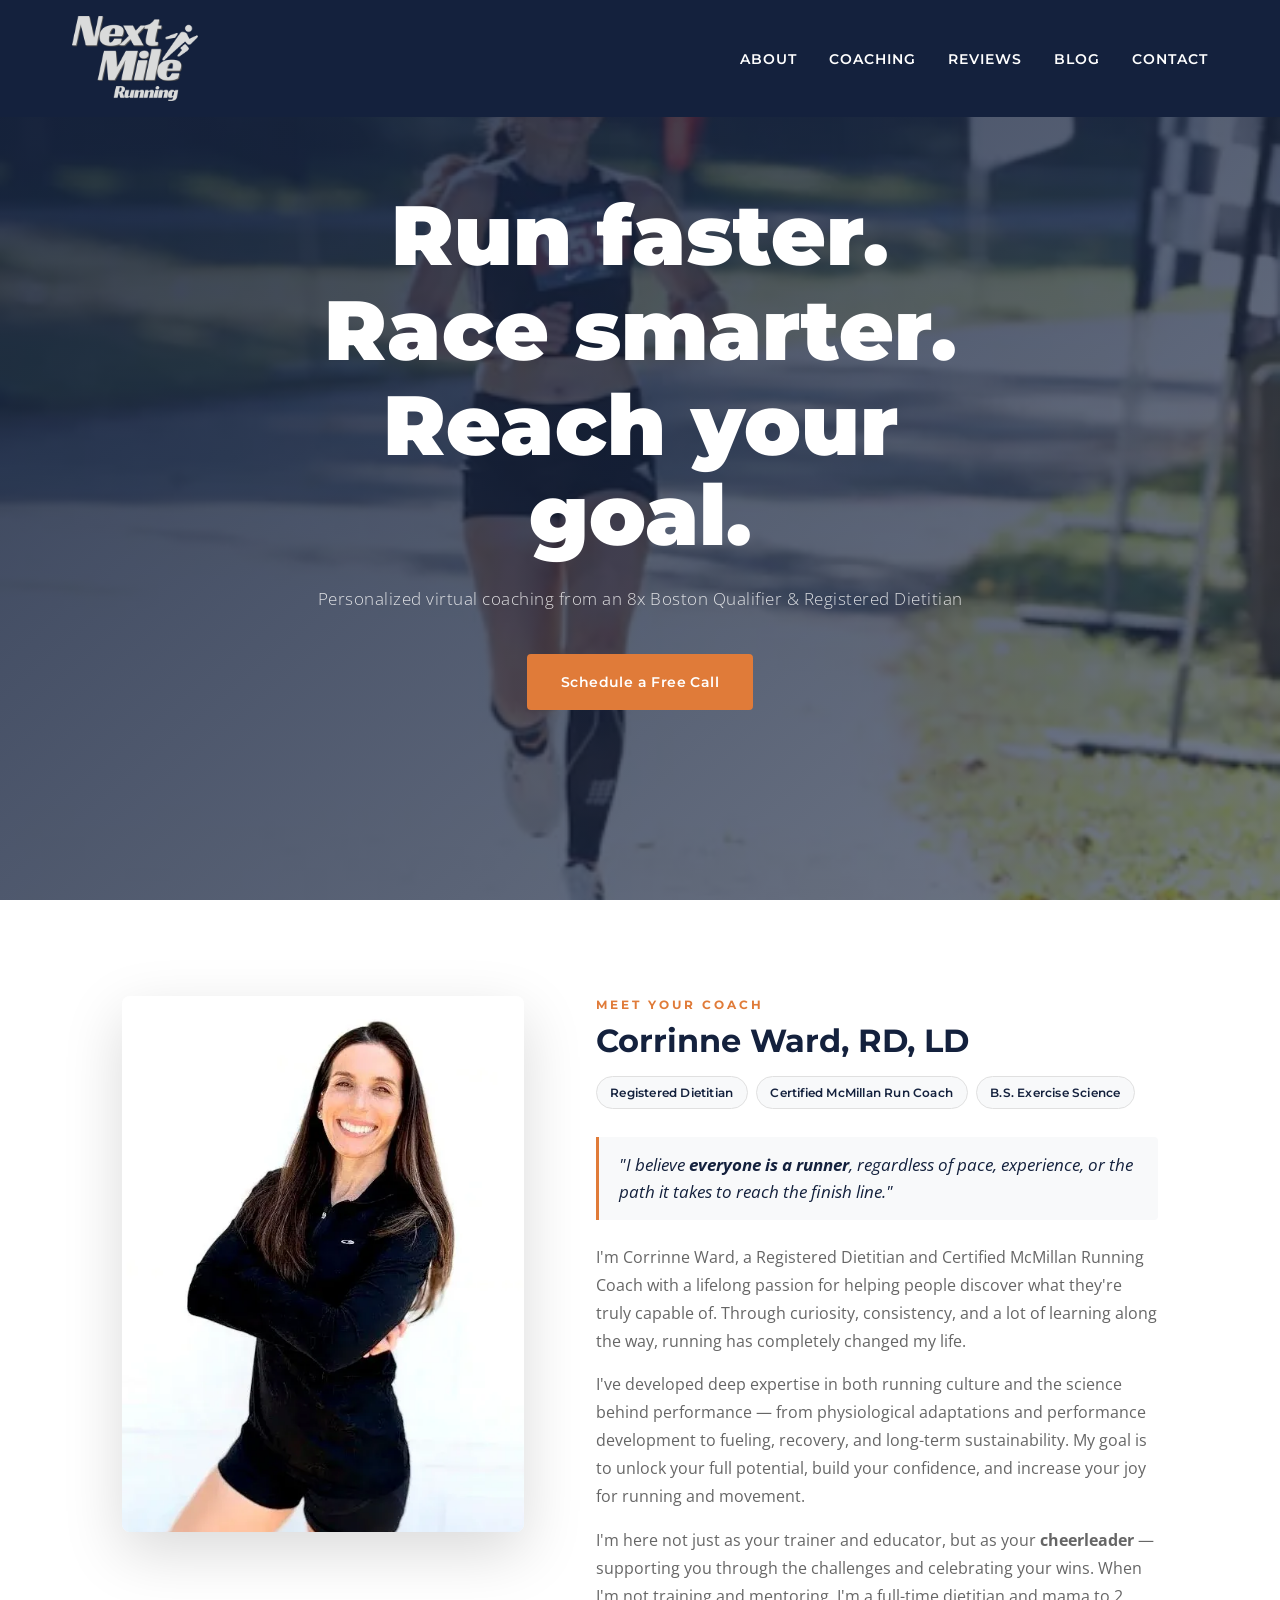
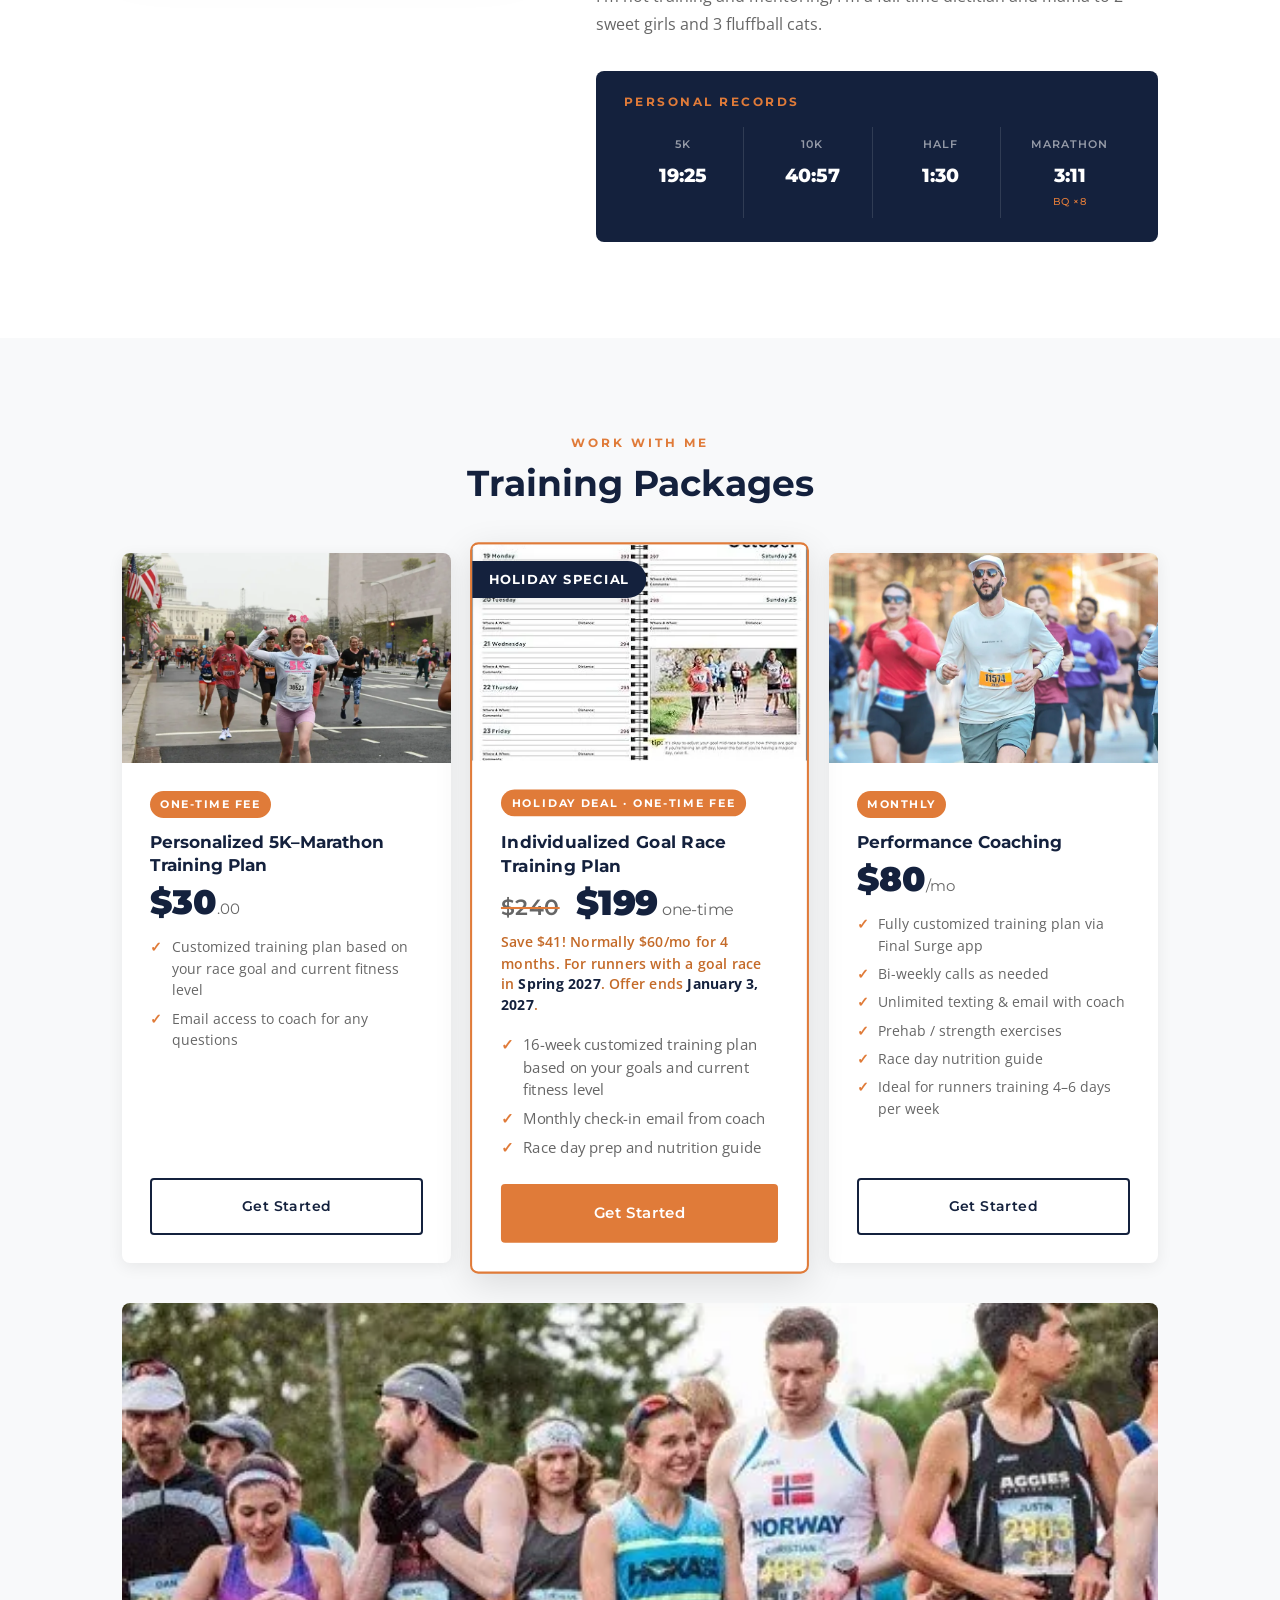
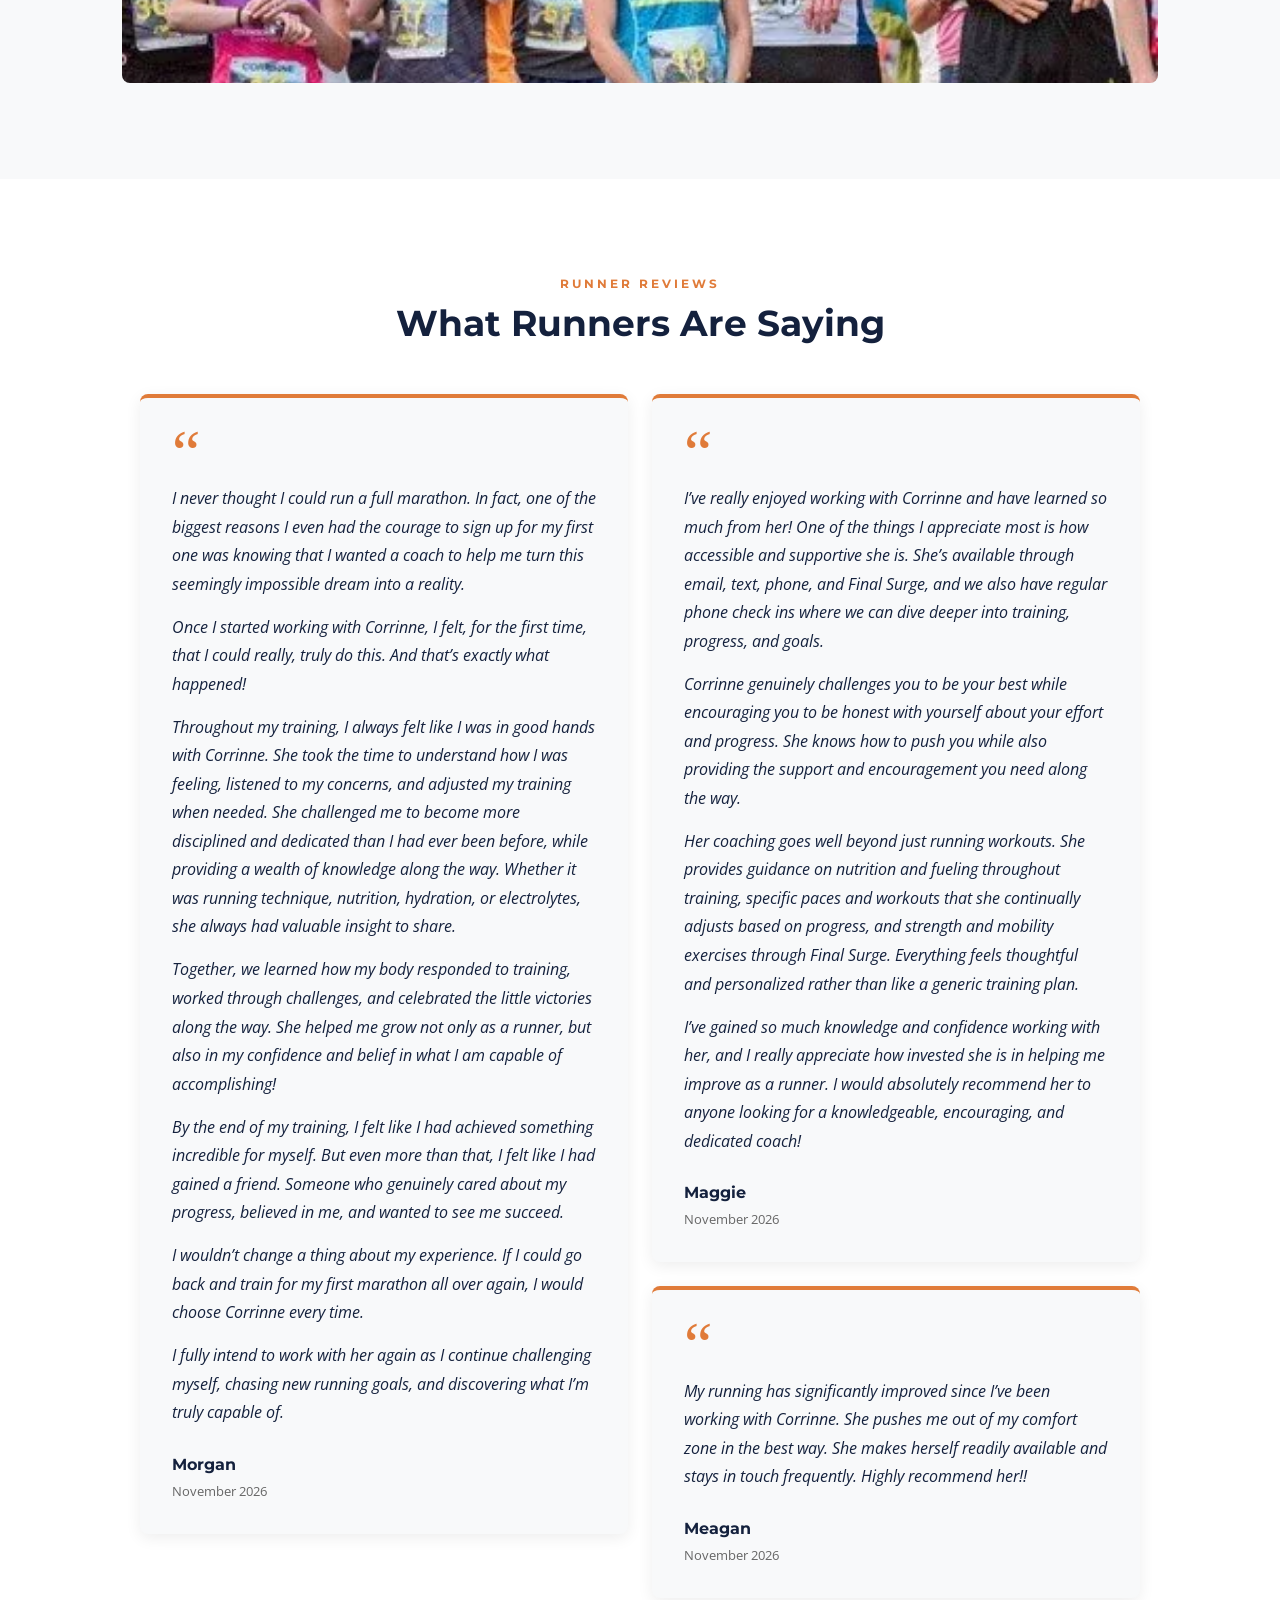
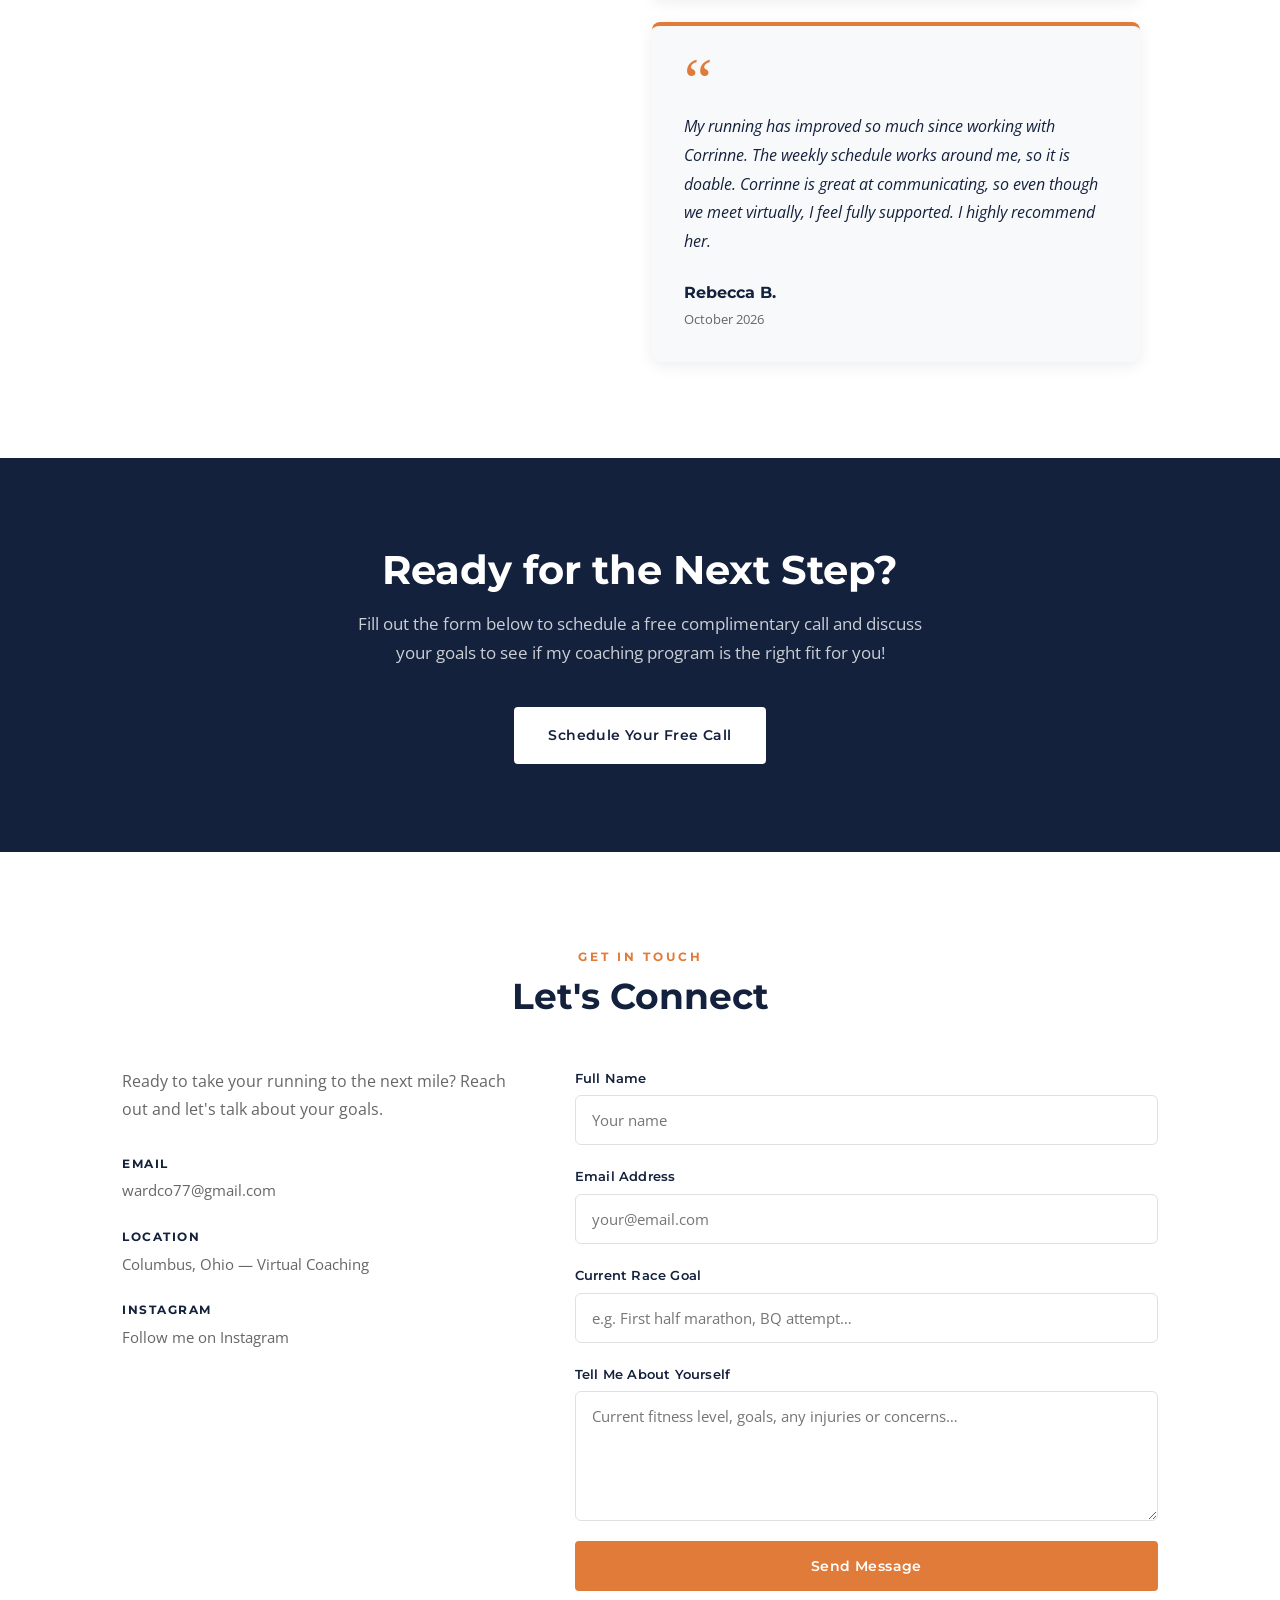
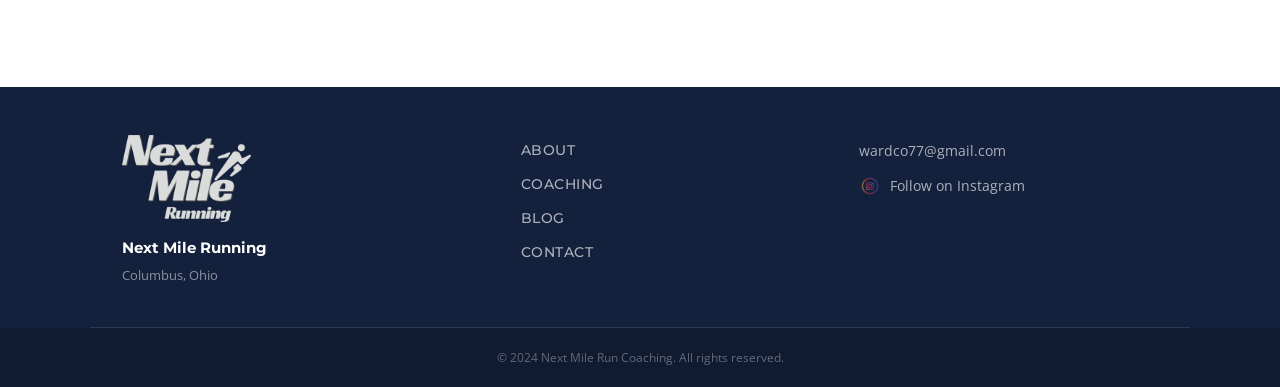
<file: index.html>
<!DOCTYPE html>
<html lang="en">
<head>
    <meta charset="UTF-8">
    <meta name="viewport" content="width=device-width, initial-scale=1.0">
    <title>Next Mile Run Coaching | Virtual 1:1 Running Coach | RD &amp; McMillan Certified</title>
    <meta name="description" content="Personalized virtual run coaching from an 8x Boston Qualifier &amp; Registered Dietitian. Achieve your running goals with Next Mile Run Coaching.">
    <link rel="canonical" href="https://nextmileruncoaching.com/">

    <!-- Favicons -->
    <link rel="icon" href="/favicon.ico" sizes="any">
    <link rel="icon" type="image/png" sizes="192x192" href="/img/icon-192.png">
    <link rel="icon" type="image/png" sizes="512x512" href="/img/icon-512.png">
    <link rel="apple-touch-icon" href="/img/apple-touch-icon.png">

    <!-- Open Graph / Twitter Card -->
    <meta property="og:type" content="website">
    <meta property="og:title" content="Next Mile Run Coaching | Virtual 1:1 Running Coach | RD &amp; McMillan Certified">
    <meta property="og:description" content="Personalized virtual run coaching from an 8x Boston Qualifier &amp; Registered Dietitian. Achieve your running goals with Next Mile Run Coaching.">
    <meta property="og:url" content="https://nextmileruncoaching.com/">
    <meta property="og:image" content="https://nextmileruncoaching.com/img/og-image.png">
    <meta property="og:image:width" content="1200">
    <meta property="og:image:height" content="630">
    <meta name="twitter:card" content="summary_large_image">
    <meta name="twitter:title" content="Next Mile Run Coaching | Virtual 1:1 Running Coach">
    <meta name="twitter:description" content="Personalized virtual run coaching from an 8x Boston Qualifier &amp; Registered Dietitian.">
    <meta name="twitter:image" content="https://nextmileruncoaching.com/img/og-image.png">

    <!-- Structured data -->
    <script type="application/ld+json">
    {
        "@context": "https://schema.org",
        "@type": "ProfessionalService",
        "name": "Next Mile Run Coaching",
        "url": "https://nextmileruncoaching.com/",
        "image": "https://nextmileruncoaching.com/img/og-image.png",
        "email": "wardco77@gmail.com",
        "description": "Personalized virtual run coaching from an 8x Boston Qualifier & Registered Dietitian.",
        "areaServed": "United States",
        "sameAs": ["https://www.instagram.com/nextmilecoach/"],
        "founder": {
            "@type": "Person",
            "name": "Corrinne Ward",
            "jobTitle": "Registered Dietitian & Certified McMillan Running Coach"
        }
    }
    </script>

    <link rel="stylesheet" href="style.css">
    <link rel="preconnect" href="https://fonts.googleapis.com">
    <link rel="preconnect" href="https://fonts.gstatic.com" crossorigin>
    <link href="https://fonts.googleapis.com/css2?family=Montserrat:wght@300;400;500;600;700;800;900&family=Open+Sans:ital,wght@0,300;0,400;0,600;1,400&display=swap" rel="stylesheet">
</head>
<body>

    <!-- HEADER -->
    <header id="header">
        <div class="header-inner">
            <a href="#hero" class="logo-link">
                <img
                    src="img/NextMileLogoWhite.png"
                    alt="Next Mile Run Coaching"
                    class="logo"
                >
            </a>
            <nav>
                <ul class="nav-links">
                    <li><a href="#about">About</a></li>
                    <li><a href="#coaching">Coaching</a></li>
                    <li><a href="#reviews">Reviews</a></li>
                    <li><a href="/blog/">Blog</a></li>
                    <li><a href="#contact">Contact</a></li>
                </ul>
                <button class="hamburger" aria-label="Toggle navigation menu">
                    <span></span>
                    <span></span>
                    <span></span>
                </button>
            </nav>
        </div>
        <div class="mobile-menu" id="mobileMenu">
            <ul>
                <li><a href="#about">About</a></li>
                <li><a href="#coaching">Coaching</a></li>
                <li><a href="#reviews">Reviews</a></li>
                <li><a href="/blog/">Blog</a></li>
                <li><a href="#contact">Contact</a></li>
            </ul>
        </div>
    </header>

    <!-- HERO -->
    <section id="hero">
        <div
            class="hero-bg"
            style="background-image: url('img/hero-bg.webp');"
        ></div>
        <div class="hero-overlay"></div>
        <div class="hero-content">
            <h1>
                <span>Run faster.</span>
                <span>Race smarter.</span>
                <span>Reach your goal.</span>
            </h1>
            <p class="hero-tagline">Personalized virtual coaching from an 8x Boston Qualifier &amp; Registered Dietitian</p>
            <a href="#contact" class="btn btn-accent">Schedule a Free Call</a>
        </div>
    </section>

    <!-- ABOUT -->
    <section id="about">
        <div class="container">
            <div class="about-grid">
                <div class="about-photo">
                    <img
                        src="img/profile-pic.webp"
                        alt="Corrinne Ward — Next Mile Run Coach"
                    >
                </div>
                <div class="about-text">
                    <span class="label">Meet Your Coach</span>
                    <h2>Corrinne Ward, RD, LD</h2>
                    <div class="credentials">
                        <span>Registered Dietitian</span>
                        <span>Certified McMillan Run Coach</span>
                        <span>B.S. Exercise Science</span>
                    </div>
                    <blockquote>
                        "I believe <strong>everyone is a runner</strong>, regardless of pace, experience, or the path it takes to reach the finish line."
                    </blockquote>
                    <p>I'm Corrinne Ward, a Registered Dietitian and Certified McMillan Running Coach with a lifelong passion for helping people discover what they're truly capable of. Through curiosity, consistency, and a lot of learning along the way, running has completely changed my life.</p>
                    <p>I've developed deep expertise in both running culture and the science behind performance — from physiological adaptations and performance development to fueling, recovery, and long-term sustainability. My goal is to unlock your full potential, build your confidence, and increase your joy for running and movement.</p>
                    <p>I'm here not just as your trainer and educator, but as your <strong>cheerleader</strong> — supporting you through the challenges and celebrating your wins. When I'm not training and mentoring, I'm a full-time dietitian and mama to 2 sweet girls and 3 fluffball cats.</p>

                    <div class="prs">
                        <h3>Personal Records</h3>
                        <div class="pr-grid">
                            <div class="pr-item">
                                <span class="pr-race">5K</span>
                                <span class="pr-time">19:25</span>
                            </div>
                            <div class="pr-item">
                                <span class="pr-race">10K</span>
                                <span class="pr-time">40:57</span>
                            </div>
                            <div class="pr-item">
                                <span class="pr-race">Half</span>
                                <span class="pr-time">1:30</span>
                            </div>
                            <div class="pr-item">
                                <span class="pr-race">Marathon</span>
                                <span class="pr-time">3:11 <small>BQ ×8</small></span>
                            </div>
                        </div>
                    </div>
                </div>
            </div>
        </div>
    </section>

    <!-- COACHING PACKAGES -->
    <section id="coaching">
        <div class="container">
            <div class="section-header">
                <span class="label">Work With Me</span>
                <h2>Training Packages</h2>
            </div>

            <div class="packages-grid">

                <div class="package-card">
                    <div class="package-img">
                        <img
                            src="img/package-5k.webp"
                            alt="Personalized 5K to Marathon Training Plan"
                        >
                    </div>
                    <div class="package-body">
                        <div class="package-badge">One-Time Fee</div>
                        <h3>Personalized 5K–Marathon Training Plan</h3>
                        <div class="package-price">$30<span>.00</span></div>
                        <ul>
                            <li>Customized training plan based on your race goal and current fitness level</li>
                            <li>Email access to coach for any questions</li>
                        </ul>
                        <a href="#contact" class="btn btn-outline">Get Started</a>
                    </div>
                </div>

                <div class="package-card package-featured" id="holiday-special">
                    <div class="package-img">
                        <span class="holiday-ribbon">Holiday Special</span>
                        <img
                            src="img/package-training-plan.webp"
                            alt="Individualized Goal Race Training Plan"
                        >
                    </div>
                    <div class="package-body">
                        <div class="package-badge">Holiday Deal &middot; One-Time Fee</div>
                        <h3>Individualized Goal Race Training Plan</h3>
                        <div class="package-price">
                            <s class="price-was">$240</s>
                            $199<span> one-time</span>
                        </div>
                        <p class="price-note">Save $41! Normally $60/mo for 4 months. For runners with a goal race in <strong>Spring 2027</strong>. Offer ends <strong>January 3, 2027</strong>.</p>
                        <ul>
                            <li>16-week customized training plan based on your goals and current fitness level</li>
                            <li>Monthly check-in email from coach</li>
                            <li>Race day prep and nutrition guide</li>
                        </ul>
                        <a href="#contact" class="btn btn-accent">Get Started</a>
                    </div>
                </div>

                <div class="package-card">
                    <div class="package-img">
                        <img
                            src="img/package-performance.webp"
                            alt="Performance Coaching"
                        >
                    </div>
                    <div class="package-body">
                        <div class="package-badge">Monthly</div>
                        <h3>Performance Coaching</h3>
                        <div class="package-price">$80<span>/mo</span></div>
                        <ul>
                            <li>Fully customized training plan via Final Surge app</li>
                            <li>Bi-weekly calls as needed</li>
                            <li>Unlimited texting &amp; email with coach</li>
                            <li>Prehab / strength exercises</li>
                            <li>Race day nutrition guide</li>
                            <li>Ideal for runners training 4–6 days per week</li>
                        </ul>
                        <a href="#contact" class="btn btn-outline">Get Started</a>
                    </div>
                </div>

            </div>

            <div class="group-photo">
                <img
                    src="img/group-photo.webp"
                    alt="Running community"
                >
            </div>
        </div>
    </section>

    <!-- REVIEWS -->
    <section id="reviews">
        <div class="container">
            <div class="section-header">
                <span class="label">Runner Reviews</span>
                <h2>What Runners Are Saying</h2>
            </div>

            <div class="reviews-grid">

                <figure class="review-card">
                    <div class="review-quote-mark" aria-hidden="true">&ldquo;</div>
                    <blockquote>
                        <p>I never thought I could run a full marathon. In fact, one of the biggest reasons I even had the courage to sign up for my first one was knowing that I wanted a coach to help me turn this seemingly impossible dream into a reality.</p>
                        <p>Once I started working with Corrinne, I felt, for the first time, that I could really, truly do this. And that’s exactly what happened!</p>
                        <p>Throughout my training, I always felt like I was in good hands with Corrinne. She took the time to understand how I was feeling, listened to my concerns, and adjusted my training when needed. She challenged me to become more disciplined and dedicated than I had ever been before, while providing a wealth of knowledge along the way. Whether it was running technique, nutrition, hydration, or electrolytes, she always had valuable insight to share.</p>
                        <p>Together, we learned how my body responded to training, worked through challenges, and celebrated the little victories along the way. She helped me grow not only as a runner, but also in my confidence and belief in what I am capable of accomplishing!</p>
                        <p>By the end of my training, I felt like I had achieved something incredible for myself. But even more than that, I felt like I had gained a friend. Someone who genuinely cared about my progress, believed in me, and wanted to see me succeed.</p>
                        <p>I wouldn’t change a thing about my experience. If I could go back and train for my first marathon all over again, I would choose Corrinne every time.</p>
                        <p>I fully intend to work with her again as I continue challenging myself, chasing new running goals, and discovering what I’m truly capable of.</p>
                    </blockquote>
                    <figcaption>
                        <span class="review-name">Morgan</span>
                        <span class="review-date">November 2026</span>
                    </figcaption>
                </figure>

                <figure class="review-card">
                    <div class="review-quote-mark" aria-hidden="true">&ldquo;</div>
                    <blockquote>
                        <p>I’ve really enjoyed working with Corrinne and have learned so much from her! One of the things I appreciate most is how accessible and supportive she is. She’s available through email, text, phone, and Final Surge, and we also have regular phone check ins where we can dive deeper into training, progress, and goals.</p>
                        <p>Corrinne genuinely challenges you to be your best while encouraging you to be honest with yourself about your effort and progress. She knows how to push you while also providing the support and encouragement you need along the way.</p>
                        <p>Her coaching goes well beyond just running workouts. She provides guidance on nutrition and fueling throughout training, specific paces and workouts that she continually adjusts based on progress, and strength and mobility exercises through Final Surge. Everything feels thoughtful and personalized rather than like a generic training plan.</p>
                        <p>I’ve gained so much knowledge and confidence working with her, and I really appreciate how invested she is in helping me improve as a runner. I would absolutely recommend her to anyone looking for a knowledgeable, encouraging, and dedicated coach!</p>
                    </blockquote>
                    <figcaption>
                        <span class="review-name">Maggie</span>
                        <span class="review-date">November 2026</span>
                    </figcaption>
                </figure>

                <figure class="review-card">
                    <div class="review-quote-mark" aria-hidden="true">&ldquo;</div>
                    <blockquote>
                        My running has significantly improved since I’ve been working with Corrinne. She pushes me out of my comfort zone in the best way. She makes herself readily available and stays in touch frequently. Highly recommend her!!
                    </blockquote>
                    <figcaption>
                        <span class="review-name">Meagan</span>
                        <span class="review-date">November 2026</span>
                    </figcaption>
                </figure>

                <figure class="review-card">
                    <div class="review-quote-mark" aria-hidden="true">&ldquo;</div>
                    <blockquote>
                        My running has improved so much since working with Corrinne. The weekly schedule works around me, so it is doable. Corrinne is great at communicating, so even though we meet virtually, I feel fully supported. I highly recommend her.
                    </blockquote>
                    <figcaption>
                        <span class="review-name">Rebecca B.</span>
                        <span class="review-date">October 2026</span>
                    </figcaption>
                </figure>

            </div>
        </div>
    </section>

    <!-- CTA BANNER -->
    <section id="cta">
        <div class="container cta-inner">
            <h2>Ready for the Next Step?</h2>
            <p>Fill out the form below to schedule a free complimentary call and discuss your goals to see if my coaching program is the right fit for you!</p>
            <a href="#contact" class="btn btn-light">Schedule Your Free Call</a>
        </div>
    </section>

    <!-- CONTACT -->
    <section id="contact">
        <div class="container">
            <div class="section-header">
                <span class="label">Get In Touch</span>
                <h2>Let's Connect</h2>
            </div>
            <div class="contact-grid">
                <div class="contact-info">
                    <p>Ready to take your running to the next mile? Reach out and let's talk about your goals.</p>
                    <div class="contact-details">
                        <div class="contact-item">
                            <strong>Email</strong>
                            <a href="mailto:wardco77@gmail.com">wardco77@gmail.com</a>
                        </div>
                        <div class="contact-item">
                            <strong>Location</strong>
                            <span>Columbus, Ohio &mdash; Virtual Coaching</span>
                        </div>
                        <div class="contact-item">
                            <strong>Instagram</strong>
                            <a href="https://www.instagram.com/nextmilecoach/" target="_blank" rel="noopener">Follow me on Instagram</a>
                        </div>
                    </div>
                </div>
                <form class="contact-form" id="contactForm">
                    <div class="form-group">
                        <label for="name">Full Name</label>
                        <input type="text" id="name" name="name" placeholder="Your name" required>
                    </div>
                    <div class="form-group">
                        <label for="email">Email Address</label>
                        <input type="email" id="email" name="email" placeholder="your@email.com" required>
                    </div>
                    <div class="form-group">
                        <label for="goal">Current Race Goal</label>
                        <input type="text" id="goal" name="goal" placeholder="e.g. First half marathon, BQ attempt…">
                    </div>
                    <div class="form-group">
                        <label for="message">Tell Me About Yourself</label>
                        <textarea id="message" name="message" rows="5" placeholder="Current fitness level, goals, any injuries or concerns…"></textarea>
                    </div>
                    <button type="submit" class="btn btn-accent btn-full">Send Message</button>
                </form>
            </div>
        </div>
    </section>

    <!-- FOOTER -->
    <footer id="footer">
        <div class="container footer-inner">
            <div class="footer-brand">
                <img
                    src="img/NextMileLogoWhite.png"
                    alt="Next Mile Running"
                    class="footer-logo"
                >
                <p class="footer-name">Next Mile Running</p>
                <p class="footer-location">Columbus, Ohio</p>
            </div>
            <div class="footer-links">
                <a href="#about">About</a>
                <a href="#coaching">Coaching</a>
                <a href="/blog/">Blog</a>
                <a href="#contact">Contact</a>
            </div>
            <div class="footer-social">
                <a href="mailto:wardco77@gmail.com">wardco77@gmail.com</a>
                <a href="https://www.instagram.com/nextmilecoach/" target="_blank" rel="noopener" class="ig-link">
                    <img
                        src="img/instagram-icon.webp"
                        alt="Instagram"
                        class="ig-icon"
                    >
                    Follow on Instagram
                </a>
            </div>
        </div>
        <div class="footer-bottom">
            <p>&copy; 2024 Next Mile Run Coaching. All rights reserved.</p>
        </div>
    </footer>

    <script>
        // Smooth scroll
        document.querySelectorAll('a[href^="#"]').forEach(anchor => {
            anchor.addEventListener('click', function (e) {
                e.preventDefault();
                const target = document.querySelector(this.getAttribute('href'));
                if (target) {
                    const offset = document.getElementById('header').offsetHeight;
                    const top = target.getBoundingClientRect().top + window.scrollY - offset;
                    window.scrollTo({ top, behavior: 'smooth' });
                }
                document.getElementById('mobileMenu').classList.remove('open');
                document.querySelector('.hamburger').classList.remove('open');
            });
        });

        // Hamburger toggle
        const hamburger = document.querySelector('.hamburger');
        hamburger.addEventListener('click', () => {
            hamburger.classList.toggle('open');
            document.getElementById('mobileMenu').classList.toggle('open');
        });

        // Header shadow on scroll
        window.addEventListener('scroll', () => {
            document.getElementById('header').classList.toggle('scrolled', window.scrollY > 40);
        });

        document.getElementById('contactForm').addEventListener('submit', async function (e) {
            e.preventDefault();
            const btn = this.querySelector('button[type="submit"]');
            btn.textContent = 'Sending…';
            btn.disabled = true;
            try {
                const res = await fetch('https://formspree.io/f/mlgvaekz', {
                    method: 'POST',
                    body: new FormData(this),
                    headers: { 'Accept': 'application/json' }
                });
                if (res.ok) {
                    btn.textContent = '✓ Message Sent!';
                    this.reset();
                    setTimeout(() => { btn.textContent = 'Send Message'; btn.disabled = false; }, 4000);
                } else {
                    btn.textContent = 'Something went wrong — try again';
                    btn.disabled = false;
                }
            } catch {
                btn.textContent = 'Something went wrong — try again';
                btn.disabled = false;
            }
        });
    </script>
</body>
</html>
</file>
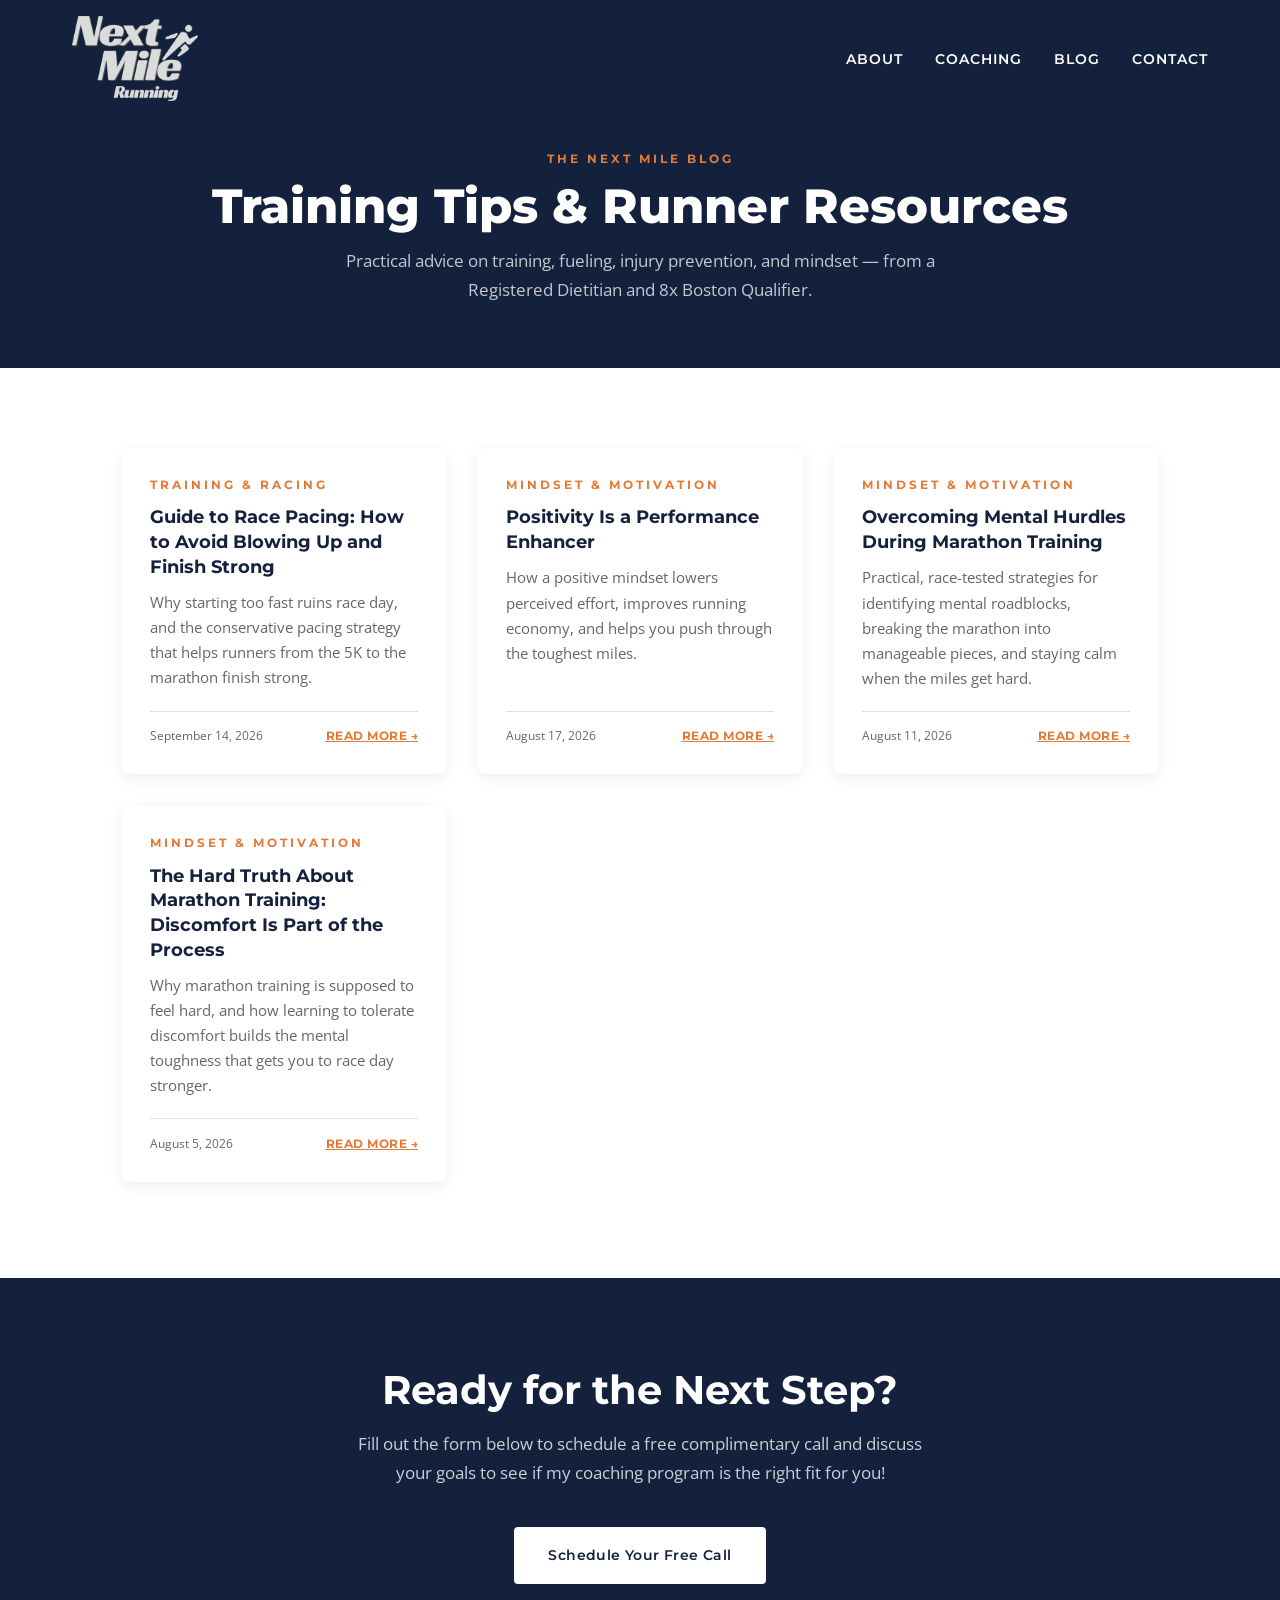
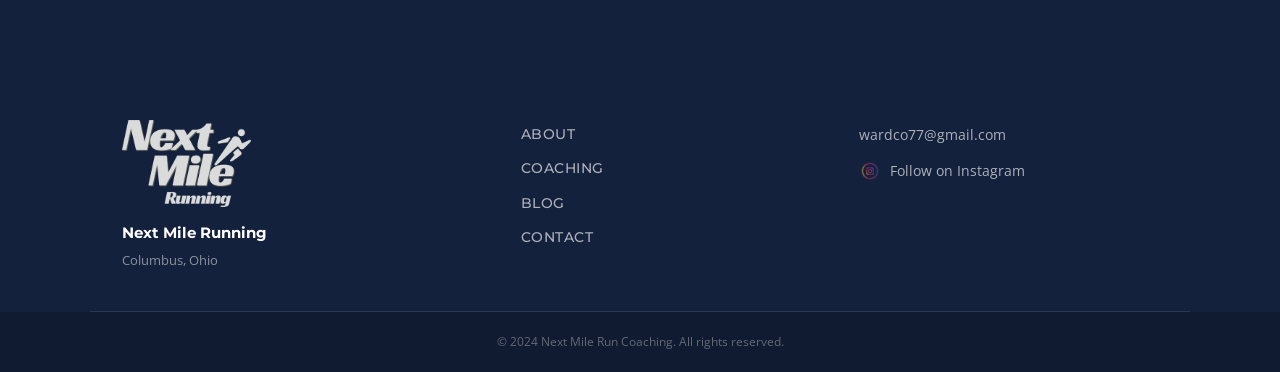
<file: blog/index.html>
<!DOCTYPE html>
<html lang="en">
<head>
    <meta charset="UTF-8">
    <meta name="viewport" content="width=device-width, initial-scale=1.0">
    <title>Blog | Next Mile Run Coaching</title>
    <meta name="description" content="Training tips, fueling advice, injury prevention, and mindset strategies for goal-driven runners from Coach Corrinne Ward, RD &amp; Certified McMillan Running Coach.">
    <link rel="canonical" href="https://nextmileruncoaching.com/blog/">

    <!-- Favicons -->
    <link rel="icon" href="/favicon.ico" sizes="any">
    <link rel="icon" type="image/png" sizes="192x192" href="/img/icon-192.png">
    <link rel="icon" type="image/png" sizes="512x512" href="/img/icon-512.png">
    <link rel="apple-touch-icon" href="/img/apple-touch-icon.png">

    <!-- Open Graph / Twitter Card -->
    <meta property="og:type" content="website">
    <meta property="og:title" content="Blog | Next Mile Run Coaching">
    <meta property="og:description" content="Training tips, fueling advice, injury prevention, and mindset strategies for goal-driven runners.">
    <meta property="og:url" content="https://nextmileruncoaching.com/blog/">
    <meta property="og:image" content="https://nextmileruncoaching.com/img/og-image.png">
    <meta property="og:image:width" content="1200">
    <meta property="og:image:height" content="630">
    <meta name="twitter:card" content="summary_large_image">
    <meta name="twitter:title" content="Blog | Next Mile Run Coaching">
    <meta name="twitter:description" content="Training tips, fueling advice, injury prevention, and mindset strategies for goal-driven runners.">
    <meta name="twitter:image" content="https://nextmileruncoaching.com/img/og-image.png">

    <!-- Structured data -->
    <script type="application/ld+json">
    {
        "@context": "https://schema.org",
        "@type": "Blog",
        "name": "Next Mile Run Coaching Blog",
        "url": "https://nextmileruncoaching.com/blog/",
        "description": "Training tips, fueling advice, injury prevention, and mindset strategies for goal-driven runners.",
        "publisher": {
            "@type": "ProfessionalService",
            "name": "Next Mile Run Coaching",
            "url": "https://nextmileruncoaching.com/"
        }
    }
    </script>

    <link rel="stylesheet" href="../style.css">
    <link rel="preconnect" href="https://fonts.googleapis.com">
    <link rel="preconnect" href="https://fonts.gstatic.com" crossorigin>
    <link href="https://fonts.googleapis.com/css2?family=Montserrat:wght@300;400;500;600;700;800;900&family=Open+Sans:ital,wght@0,300;0,400;0,600;1,400&display=swap" rel="stylesheet">
</head>
<body>

    <!-- HEADER -->
    <header id="header">
        <div class="header-inner">
            <a href="/" class="logo-link">
                <img
                    src="../img/NextMileLogoWhite.png"
                    alt="Next Mile Run Coaching"
                    class="logo"
                >
            </a>
            <nav>
                <ul class="nav-links">
                    <li><a href="/#about">About</a></li>
                    <li><a href="/#coaching">Coaching</a></li>
                    <li><a href="/blog/">Blog</a></li>
                    <li><a href="/#contact">Contact</a></li>
                </ul>
                <button class="hamburger" aria-label="Toggle navigation menu">
                    <span></span>
                    <span></span>
                    <span></span>
                </button>
            </nav>
        </div>
        <div class="mobile-menu" id="mobileMenu">
            <ul>
                <li><a href="/#about">About</a></li>
                <li><a href="/#coaching">Coaching</a></li>
                <li><a href="/blog/">Blog</a></li>
                <li><a href="/#contact">Contact</a></li>
            </ul>
        </div>
    </header>

    <!-- PAGE HEADER -->
    <section class="page-header">
        <div class="container">
            <span class="label">The Next Mile Blog</span>
            <h1>Training Tips &amp; Runner Resources</h1>
            <p>Practical advice on training, fueling, injury prevention, and mindset&nbsp;&mdash; from a Registered Dietitian and 8x Boston Qualifier.</p>
        </div>
    </section>

    <!-- POSTS -->
    <section id="blog-posts">
        <div class="container">
            <div class="post-grid">
                <!--
                    New post card template — copy this block for each published post.
                    Featured image is optional: include the <a class="post-card-img"> block
                    when a post has one, or omit it entirely (as below) when it doesn't.

                    <article class="post-card">
                        <a href="/blog/POST-SLUG/" class="post-card-img">
                            <img src="/blog/POST-SLUG/featured.webp" alt="DESCRIPTIVE ALT TEXT">
                        </a>
                        <div class="post-card-body">
                            <span class="label">PILLAR NAME</span>
                            <h3><a href="/blog/POST-SLUG/">POST TITLE</a></h3>
                            <p class="post-excerpt">One to two sentence teaser summarizing the post.</p>
                            <div class="post-meta">
                                <span>Month DD, YYYY</span>
                                <a href="/blog/POST-SLUG/" class="post-readmore">Read More &rarr;</a>
                            </div>
                        </div>
                    </article>
                -->

                <article class="post-card">
                    <div class="post-card-body">
                        <span class="label">Training &amp; Racing</span>
                        <h3><a href="/blog/race-pacing-guide/">Guide to Race Pacing: How to Avoid Blowing Up and Finish Strong</a></h3>
                        <p class="post-excerpt">Why starting too fast ruins race day, and the conservative pacing strategy that helps runners from the 5K to the marathon finish strong.</p>
                        <div class="post-meta">
                            <span>September 14, 2026</span>
                            <a href="/blog/race-pacing-guide/" class="post-readmore">Read More &rarr;</a>
                        </div>
                    </div>
                </article>

                <article class="post-card">
                    <div class="post-card-body">
                        <span class="label">Mindset &amp; Motivation</span>
                        <h3><a href="/blog/positivity-performance-enhancer/">Positivity Is a Performance Enhancer</a></h3>
                        <p class="post-excerpt">How a positive mindset lowers perceived effort, improves running economy, and helps you push through the toughest miles.</p>
                        <div class="post-meta">
                            <span>August 17, 2026</span>
                            <a href="/blog/positivity-performance-enhancer/" class="post-readmore">Read More &rarr;</a>
                        </div>
                    </div>
                </article>

                <article class="post-card">
                    <div class="post-card-body">
                        <span class="label">Mindset &amp; Motivation</span>
                        <h3><a href="/blog/overcoming-mental-hurdles-marathon-training/">Overcoming Mental Hurdles During Marathon Training</a></h3>
                        <p class="post-excerpt">Practical, race-tested strategies for identifying mental roadblocks, breaking the marathon into manageable pieces, and staying calm when the miles get hard.</p>
                        <div class="post-meta">
                            <span>August 11, 2026</span>
                            <a href="/blog/overcoming-mental-hurdles-marathon-training/" class="post-readmore">Read More &rarr;</a>
                        </div>
                    </div>
                </article>

                <article class="post-card">
                    <div class="post-card-body">
                        <span class="label">Mindset &amp; Motivation</span>
                        <h3><a href="/blog/marathon-training-discomfort/">The Hard Truth About Marathon Training: Discomfort Is Part of the Process</a></h3>
                        <p class="post-excerpt">Why marathon training is supposed to feel hard, and how learning to tolerate discomfort builds the mental toughness that gets you to race day stronger.</p>
                        <div class="post-meta">
                            <span>August 5, 2026</span>
                            <a href="/blog/marathon-training-discomfort/" class="post-readmore">Read More &rarr;</a>
                        </div>
                    </div>
                </article>
            </div>
        </div>
    </section>

    <!-- CTA BANNER -->
    <section id="cta">
        <div class="container cta-inner">
            <h2>Ready for the Next Step?</h2>
            <p>Fill out the form below to schedule a free complimentary call and discuss your goals to see if my coaching program is the right fit for you!</p>
            <a href="/#contact" class="btn btn-light">Schedule Your Free Call</a>
        </div>
    </section>

    <!-- FOOTER -->
    <footer id="footer">
        <div class="container footer-inner">
            <div class="footer-brand">
                <img
                    src="../img/NextMileLogoWhite.png"
                    alt="Next Mile Running"
                    class="footer-logo"
                >
                <p class="footer-name">Next Mile Running</p>
                <p class="footer-location">Columbus, Ohio</p>
            </div>
            <div class="footer-links">
                <a href="/#about">About</a>
                <a href="/#coaching">Coaching</a>
                <a href="/blog/">Blog</a>
                <a href="/#contact">Contact</a>
            </div>
            <div class="footer-social">
                <a href="mailto:wardco77@gmail.com">wardco77@gmail.com</a>
                <a href="https://www.instagram.com/nextmilecoach/" target="_blank" rel="noopener" class="ig-link">
                    <img
                        src="../img/instagram-icon.webp"
                        alt="Instagram"
                        class="ig-icon"
                    >
                    Follow on Instagram
                </a>
            </div>
        </div>
        <div class="footer-bottom">
            <p>&copy; 2024 Next Mile Run Coaching. All rights reserved.</p>
        </div>
    </footer>

    <script>
        // Hamburger toggle
        const hamburger = document.querySelector('.hamburger');
        hamburger.addEventListener('click', () => {
            hamburger.classList.toggle('open');
            document.getElementById('mobileMenu').classList.toggle('open');
        });

        // Header shadow on scroll
        window.addEventListener('scroll', () => {
            document.getElementById('header').classList.toggle('scrolled', window.scrollY > 40);
        });
    </script>
</body>
</html>
</file>
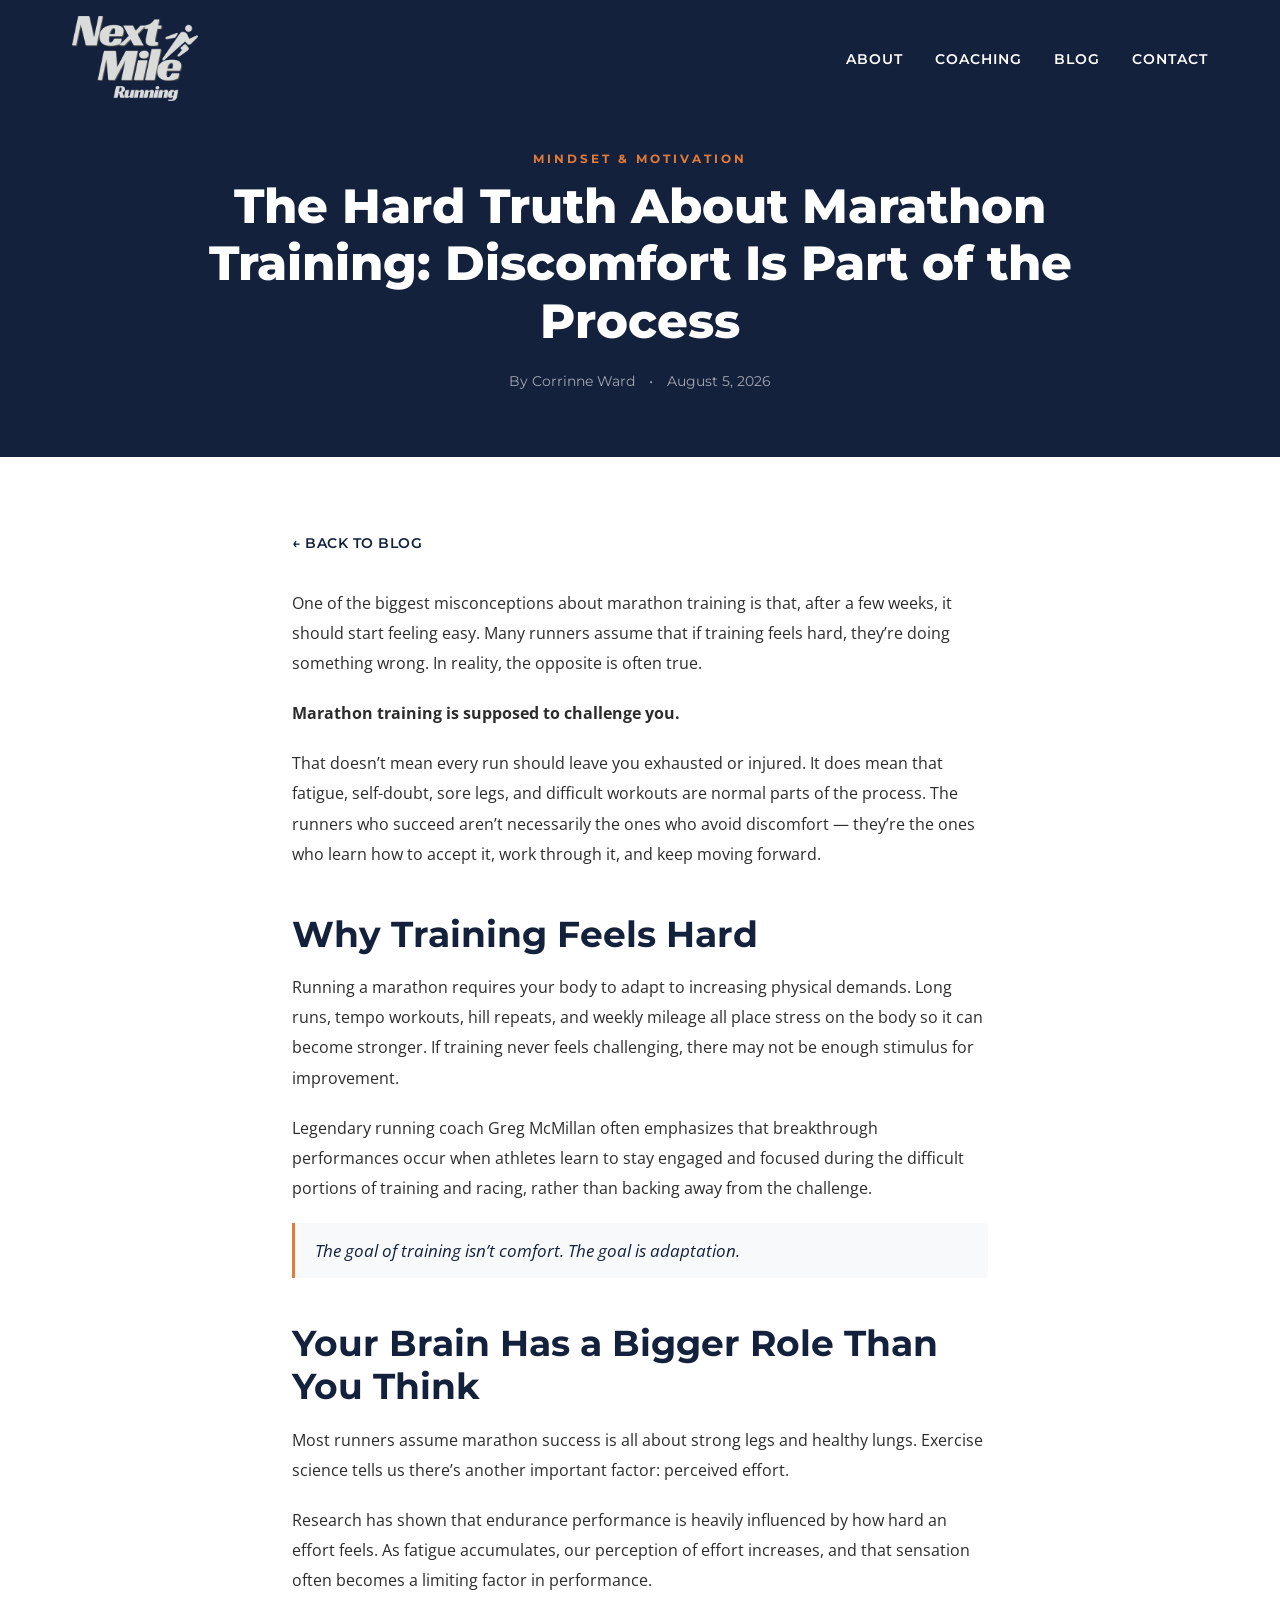
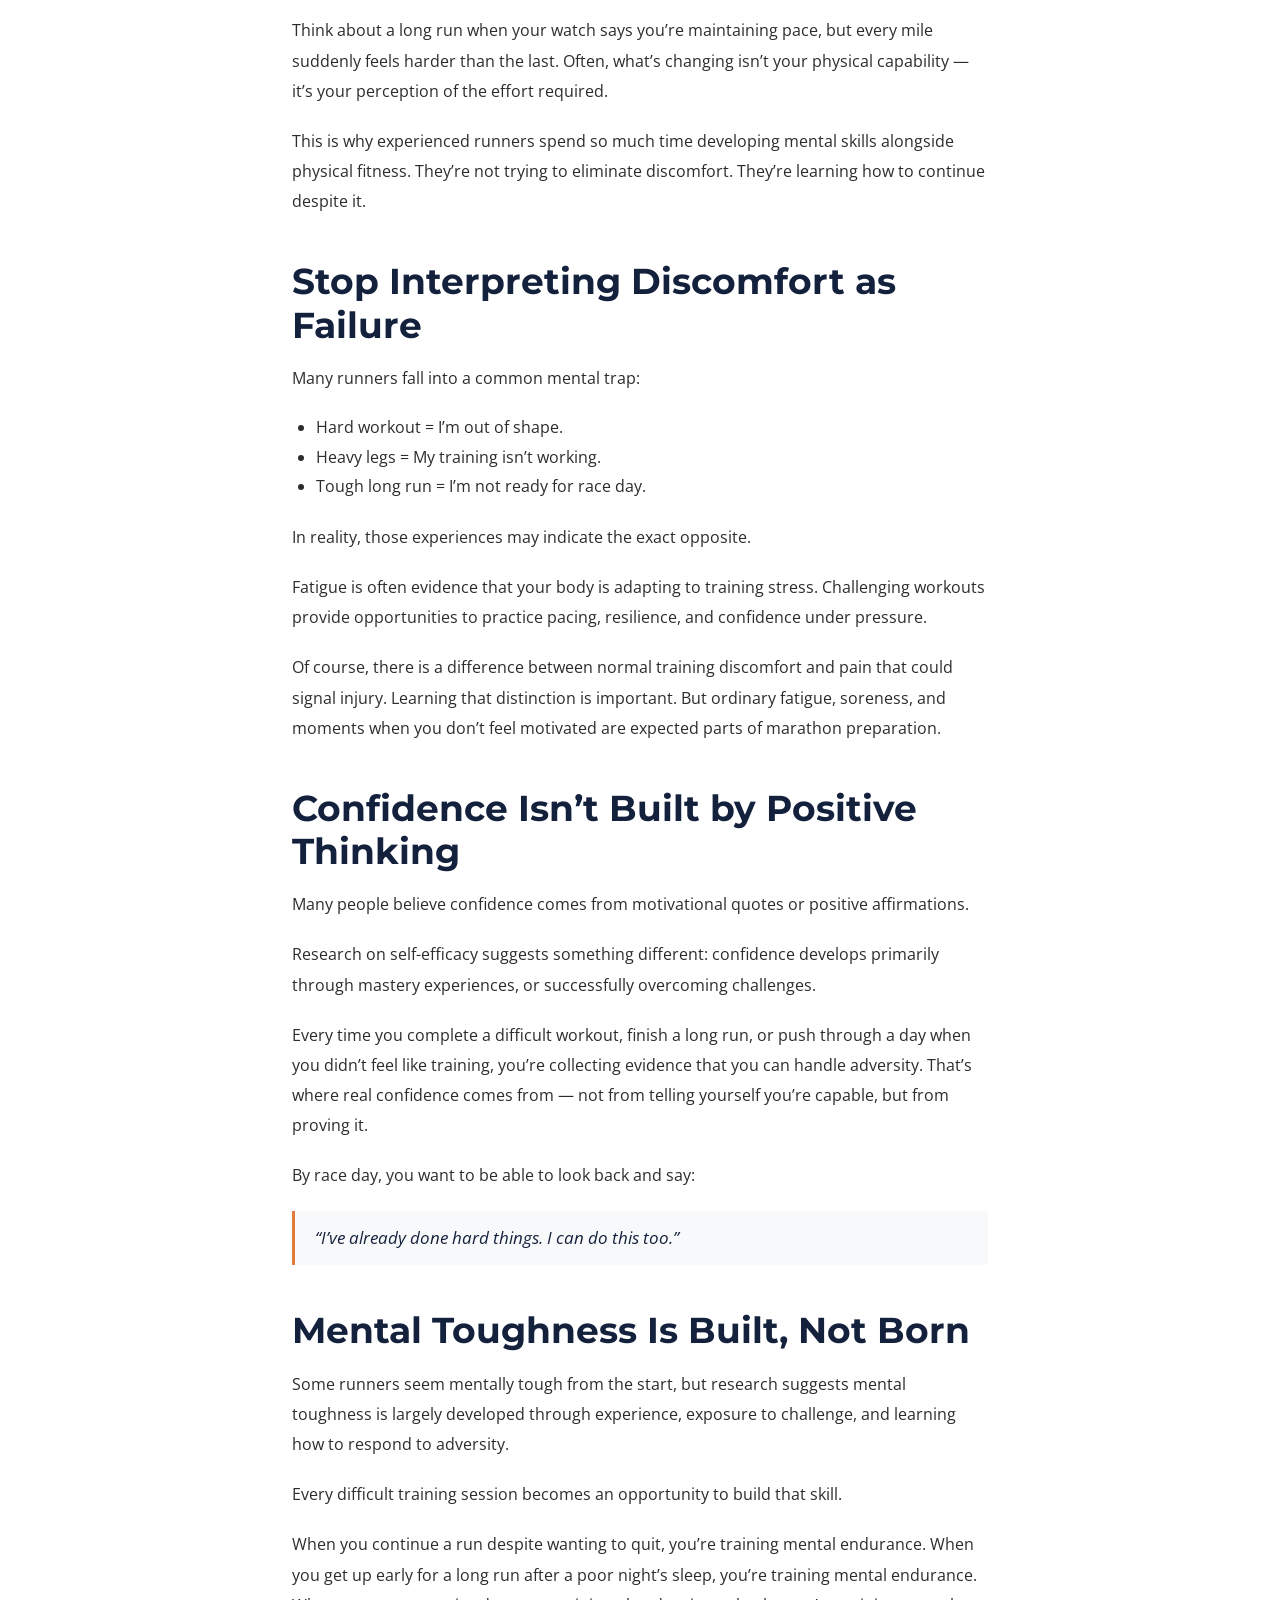
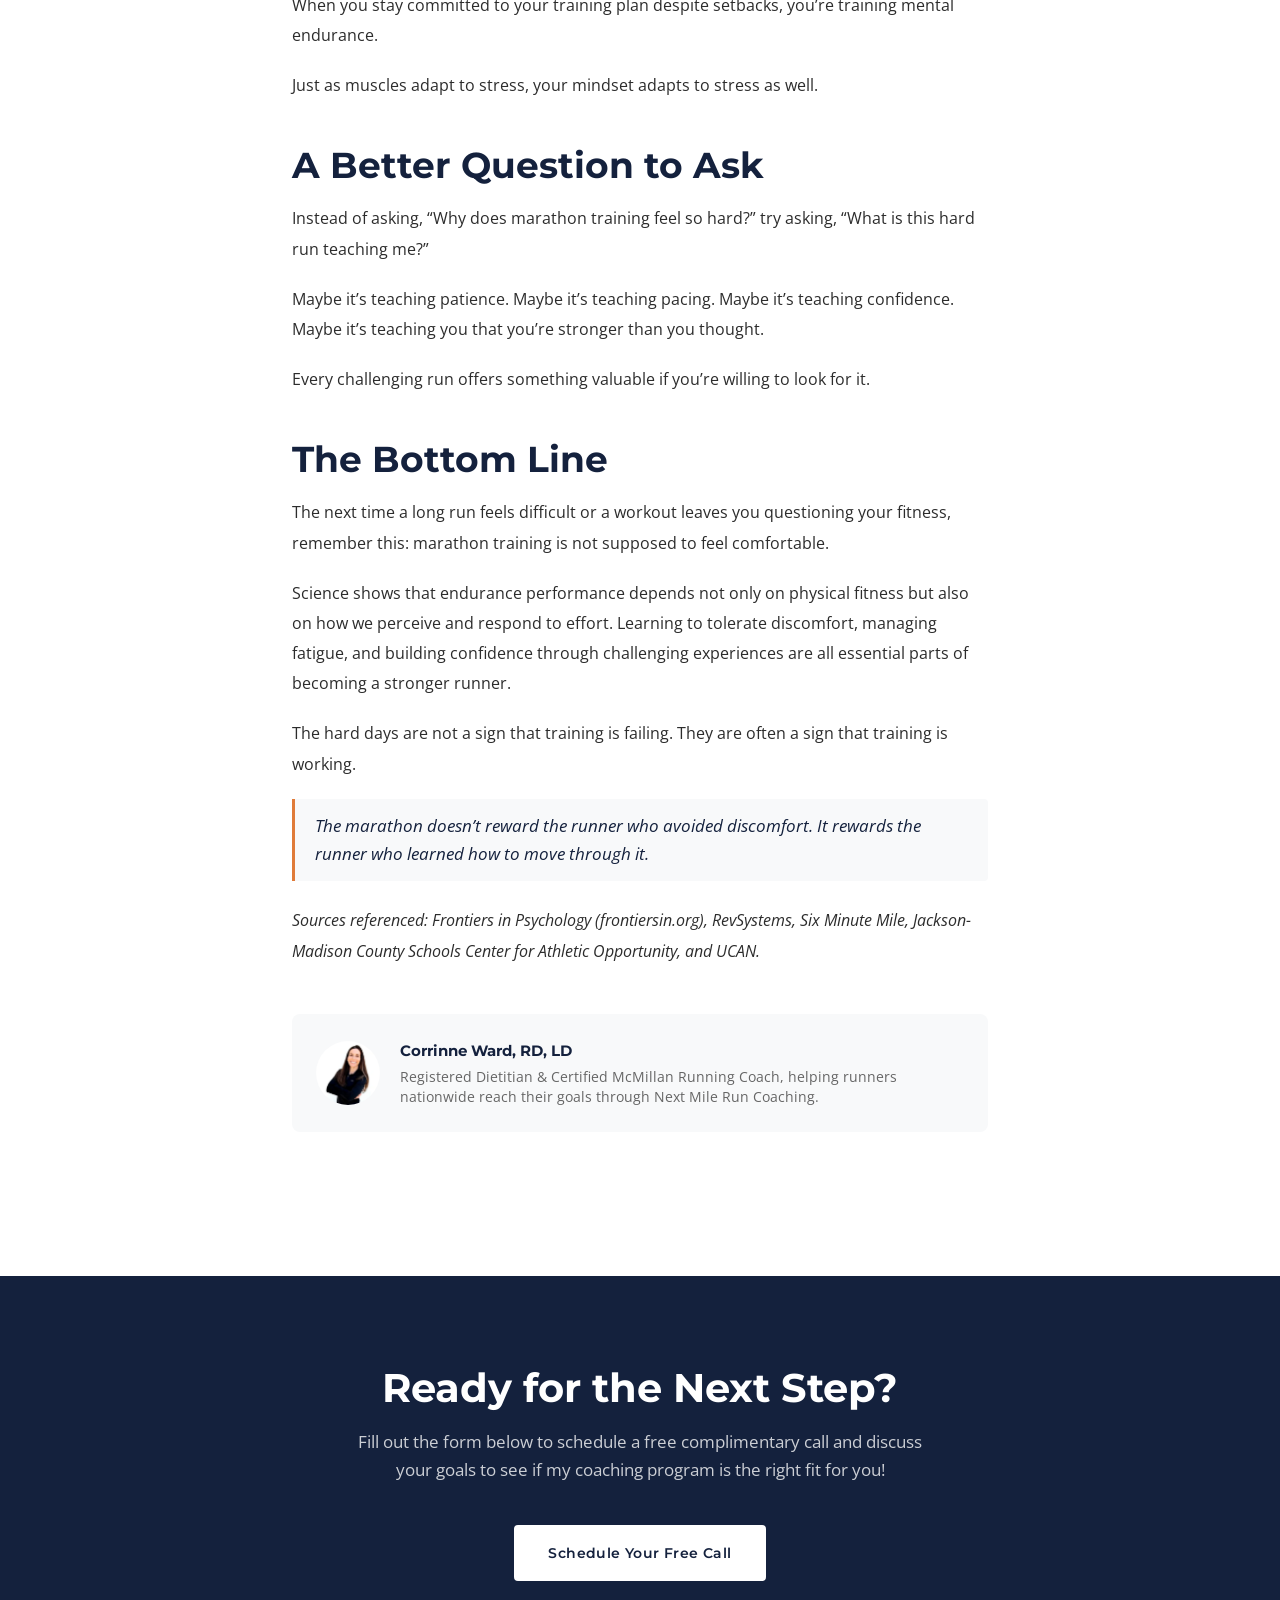
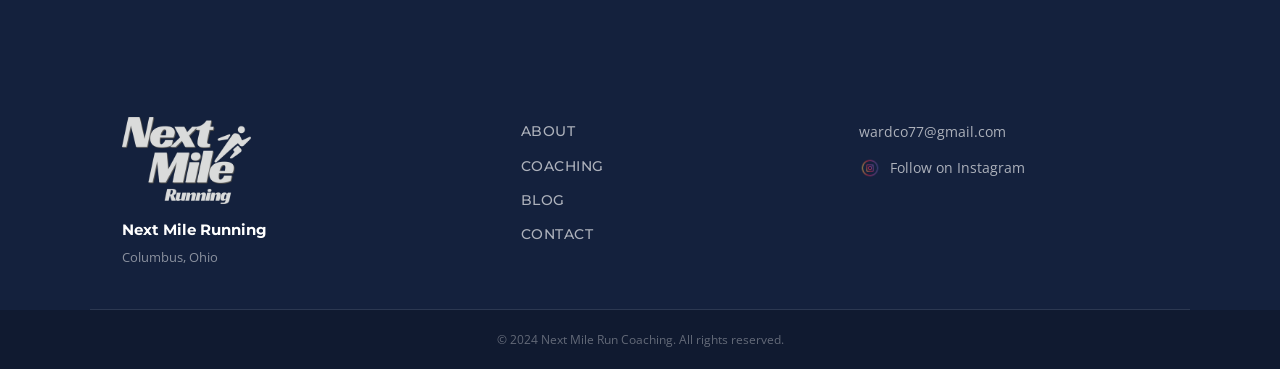
<file: blog/marathon-training-discomfort/index.html>
<!DOCTYPE html>
<html lang="en">
<head>
    <meta charset="UTF-8">
    <meta name="viewport" content="width=device-width, initial-scale=1.0">
    <title>The Hard Truth About Marathon Training | Next Mile Run Coaching</title>
    <meta name="description" content="Why marathon training is supposed to feel hard, and how learning to tolerate discomfort builds the mental toughness that gets you to race day stronger.">
    <link rel="canonical" href="https://nextmileruncoaching.com/blog/marathon-training-discomfort/">

    <!-- Favicons -->
    <link rel="icon" href="/favicon.ico" sizes="any">
    <link rel="icon" type="image/png" sizes="192x192" href="/img/icon-192.png">
    <link rel="icon" type="image/png" sizes="512x512" href="/img/icon-512.png">
    <link rel="apple-touch-icon" href="/img/apple-touch-icon.png">

    <!-- Open Graph / Twitter Card -->
    <meta property="og:type" content="article">
    <meta property="og:title" content="The Hard Truth About Marathon Training: Discomfort Is Part of the Process">
    <meta property="og:description" content="Why marathon training is supposed to feel hard, and how learning to tolerate discomfort builds the mental toughness that gets you to race day stronger.">
    <meta property="og:url" content="https://nextmileruncoaching.com/blog/marathon-training-discomfort/">
    <meta property="og:image" content="https://nextmileruncoaching.com/img/og-image.png">
    <meta property="og:image:width" content="1200">
    <meta property="og:image:height" content="630">
    <meta name="twitter:card" content="summary_large_image">
    <meta name="twitter:title" content="The Hard Truth About Marathon Training">
    <meta name="twitter:description" content="Why marathon training is supposed to feel hard, and how learning to tolerate discomfort builds the mental toughness that gets you to race day stronger.">
    <meta name="twitter:image" content="https://nextmileruncoaching.com/img/og-image.png">

    <!-- Structured data -->
    <script type="application/ld+json">
    {
        "@context": "https://schema.org",
        "@type": "BlogPosting",
        "headline": "The Hard Truth About Marathon Training: Discomfort Is Part of the Process",
        "description": "Why marathon training is supposed to feel hard, and how learning to tolerate discomfort builds the mental toughness that gets you to race day stronger.",
        "image": "https://nextmileruncoaching.com/img/og-image.png",
        "datePublished": "2026-08-05",
        "dateModified": "2026-08-05",
        "mainEntityOfPage": "https://nextmileruncoaching.com/blog/marathon-training-discomfort/",
        "author": {
            "@type": "Person",
            "name": "Corrinne Ward",
            "jobTitle": "Registered Dietitian & Certified McMillan Running Coach"
        },
        "publisher": {
            "@type": "ProfessionalService",
            "name": "Next Mile Run Coaching",
            "url": "https://nextmileruncoaching.com/"
        }
    }
    </script>

    <link rel="stylesheet" href="../../style.css">
    <link rel="preconnect" href="https://fonts.googleapis.com">
    <link rel="preconnect" href="https://fonts.gstatic.com" crossorigin>
    <link href="https://fonts.googleapis.com/css2?family=Montserrat:wght@300;400;500;600;700;800;900&family=Open+Sans:ital,wght@0,300;0,400;0,600;1,400&display=swap" rel="stylesheet">
</head>
<body>

    <!-- HEADER -->
    <header id="header">
        <div class="header-inner">
            <a href="/" class="logo-link">
                <img
                    src="../../img/NextMileLogoWhite.png"
                    alt="Next Mile Run Coaching"
                    class="logo"
                >
            </a>
            <nav>
                <ul class="nav-links">
                    <li><a href="/#about">About</a></li>
                    <li><a href="/#coaching">Coaching</a></li>
                    <li><a href="/blog/">Blog</a></li>
                    <li><a href="/#contact">Contact</a></li>
                </ul>
                <button class="hamburger" aria-label="Toggle navigation menu">
                    <span></span>
                    <span></span>
                    <span></span>
                </button>
            </nav>
        </div>
        <div class="mobile-menu" id="mobileMenu">
            <ul>
                <li><a href="/#about">About</a></li>
                <li><a href="/#coaching">Coaching</a></li>
                <li><a href="/blog/">Blog</a></li>
                <li><a href="/#contact">Contact</a></li>
            </ul>
        </div>
    </header>

    <!-- PAGE HEADER -->
    <section class="page-header">
        <div class="container">
            <span class="label">Mindset &amp; Motivation</span>
            <h1>The Hard Truth About Marathon Training: Discomfort Is Part of the Process</h1>
            <div class="article-meta-bar">
                <span>By Corrinne Ward</span>
                <span>&bull;</span>
                <span>August 5, 2026</span>
            </div>
        </div>
    </section>

    <!-- ARTICLE -->
    <section class="article-section">
        <div class="container-narrow">
            <a href="/blog/" class="back-to-blog">&larr; Back to Blog</a>

            <div class="article-body">
                <p>One of the biggest misconceptions about marathon training is that, after a few weeks, it should start feeling easy. Many runners assume that if training feels hard, they&rsquo;re doing something wrong. In reality, the opposite is often true.</p>

                <p><strong>Marathon training is supposed to challenge you.</strong></p>

                <p>That doesn&rsquo;t mean every run should leave you exhausted or injured. It does mean that fatigue, self-doubt, sore legs, and difficult workouts are normal parts of the process. The runners who succeed aren&rsquo;t necessarily the ones who avoid discomfort &mdash; they&rsquo;re the ones who learn how to accept it, work through it, and keep moving forward.</p>

                <h2>Why Training Feels Hard</h2>
                <p>Running a marathon requires your body to adapt to increasing physical demands. Long runs, tempo workouts, hill repeats, and weekly mileage all place stress on the body so it can become stronger. If training never feels challenging, there may not be enough stimulus for improvement.</p>

                <p>Legendary running coach Greg McMillan often emphasizes that breakthrough performances occur when athletes learn to stay engaged and focused during the difficult portions of training and racing, rather than backing away from the challenge.</p>

                <blockquote>The goal of training isn&rsquo;t comfort. The goal is adaptation.</blockquote>

                <h2>Your Brain Has a Bigger Role Than You Think</h2>
                <p>Most runners assume marathon success is all about strong legs and healthy lungs. Exercise science tells us there&rsquo;s another important factor: perceived effort.</p>

                <p>Research has shown that endurance performance is heavily influenced by how hard an effort feels. As fatigue accumulates, our perception of effort increases, and that sensation often becomes a limiting factor in performance.</p>

                <p>Think about a long run when your watch says you&rsquo;re maintaining pace, but every mile suddenly feels harder than the last. Often, what&rsquo;s changing isn&rsquo;t your physical capability &mdash; it&rsquo;s your perception of the effort required.</p>

                <p>This is why experienced runners spend so much time developing mental skills alongside physical fitness. They&rsquo;re not trying to eliminate discomfort. They&rsquo;re learning how to continue despite it.</p>

                <h2>Stop Interpreting Discomfort as Failure</h2>
                <p>Many runners fall into a common mental trap:</p>
                <ul>
                    <li>Hard workout = I&rsquo;m out of shape.</li>
                    <li>Heavy legs = My training isn&rsquo;t working.</li>
                    <li>Tough long run = I&rsquo;m not ready for race day.</li>
                </ul>
                <p>In reality, those experiences may indicate the exact opposite.</p>

                <p>Fatigue is often evidence that your body is adapting to training stress. Challenging workouts provide opportunities to practice pacing, resilience, and confidence under pressure.</p>

                <p>Of course, there is a difference between normal training discomfort and pain that could signal injury. Learning that distinction is important. But ordinary fatigue, soreness, and moments when you don&rsquo;t feel motivated are expected parts of marathon preparation.</p>

                <h2>Confidence Isn&rsquo;t Built by Positive Thinking</h2>
                <p>Many people believe confidence comes from motivational quotes or positive affirmations.</p>

                <p>Research on self-efficacy suggests something different: confidence develops primarily through mastery experiences, or successfully overcoming challenges.</p>

                <p>Every time you complete a difficult workout, finish a long run, or push through a day when you didn&rsquo;t feel like training, you&rsquo;re collecting evidence that you can handle adversity. That&rsquo;s where real confidence comes from &mdash; not from telling yourself you&rsquo;re capable, but from proving it.</p>

                <p>By race day, you want to be able to look back and say:</p>

                <blockquote>&ldquo;I&rsquo;ve already done hard things. I can do this too.&rdquo;</blockquote>

                <h2>Mental Toughness Is Built, Not Born</h2>
                <p>Some runners seem mentally tough from the start, but research suggests mental toughness is largely developed through experience, exposure to challenge, and learning how to respond to adversity.</p>

                <p>Every difficult training session becomes an opportunity to build that skill.</p>

                <p>When you continue a run despite wanting to quit, you&rsquo;re training mental endurance. When you get up early for a long run after a poor night&rsquo;s sleep, you&rsquo;re training mental endurance. When you stay committed to your training plan despite setbacks, you&rsquo;re training mental endurance.</p>

                <p>Just as muscles adapt to stress, your mindset adapts to stress as well.</p>

                <h2>A Better Question to Ask</h2>
                <p>Instead of asking, &ldquo;Why does marathon training feel so hard?&rdquo; try asking, &ldquo;What is this hard run teaching me?&rdquo;</p>

                <p>Maybe it&rsquo;s teaching patience. Maybe it&rsquo;s teaching pacing. Maybe it&rsquo;s teaching confidence. Maybe it&rsquo;s teaching you that you&rsquo;re stronger than you thought.</p>

                <p>Every challenging run offers something valuable if you&rsquo;re willing to look for it.</p>

                <h2>The Bottom Line</h2>
                <p>The next time a long run feels difficult or a workout leaves you questioning your fitness, remember this: marathon training is not supposed to feel comfortable.</p>

                <p>Science shows that endurance performance depends not only on physical fitness but also on how we perceive and respond to effort. Learning to tolerate discomfort, managing fatigue, and building confidence through challenging experiences are all essential parts of becoming a stronger runner.</p>

                <p>The hard days are not a sign that training is failing. They are often a sign that training is working.</p>

                <blockquote>The marathon doesn&rsquo;t reward the runner who avoided discomfort. It rewards the runner who learned how to move through it.</blockquote>

                <p class="article-sources">Sources referenced: Frontiers in Psychology (frontiersin.org), RevSystems, Six Minute Mile, Jackson-Madison County Schools Center for Athletic Opportunity, and UCAN.</p>
            </div>

            <div class="author-box">
                <img src="../../img/profile-pic.webp" alt="Corrinne Ward">
                <div>
                    <h4>Corrinne Ward, RD, LD</h4>
                    <p>Registered Dietitian &amp; Certified McMillan Running Coach, helping runners nationwide reach their goals through Next Mile Run Coaching.</p>
                </div>
            </div>
        </div>
    </section>

    <!-- CTA BANNER -->
    <section id="cta">
        <div class="container cta-inner">
            <h2>Ready for the Next Step?</h2>
            <p>Fill out the form below to schedule a free complimentary call and discuss your goals to see if my coaching program is the right fit for you!</p>
            <a href="/#contact" class="btn btn-light">Schedule Your Free Call</a>
        </div>
    </section>

    <!-- FOOTER -->
    <footer id="footer">
        <div class="container footer-inner">
            <div class="footer-brand">
                <img
                    src="../../img/NextMileLogoWhite.png"
                    alt="Next Mile Running"
                    class="footer-logo"
                >
                <p class="footer-name">Next Mile Running</p>
                <p class="footer-location">Columbus, Ohio</p>
            </div>
            <div class="footer-links">
                <a href="/#about">About</a>
                <a href="/#coaching">Coaching</a>
                <a href="/blog/">Blog</a>
                <a href="/#contact">Contact</a>
            </div>
            <div class="footer-social">
                <a href="mailto:wardco77@gmail.com">wardco77@gmail.com</a>
                <a href="https://www.instagram.com/nextmilecoach/" target="_blank" rel="noopener" class="ig-link">
                    <img
                        src="../../img/instagram-icon.webp"
                        alt="Instagram"
                        class="ig-icon"
                    >
                    Follow on Instagram
                </a>
            </div>
        </div>
        <div class="footer-bottom">
            <p>&copy; 2024 Next Mile Run Coaching. All rights reserved.</p>
        </div>
    </footer>

    <script>
        // Hamburger toggle
        const hamburger = document.querySelector('.hamburger');
        hamburger.addEventListener('click', () => {
            hamburger.classList.toggle('open');
            document.getElementById('mobileMenu').classList.toggle('open');
        });

        // Header shadow on scroll
        window.addEventListener('scroll', () => {
            document.getElementById('header').classList.toggle('scrolled', window.scrollY > 40);
        });
    </script>
</body>
</html>
</file>
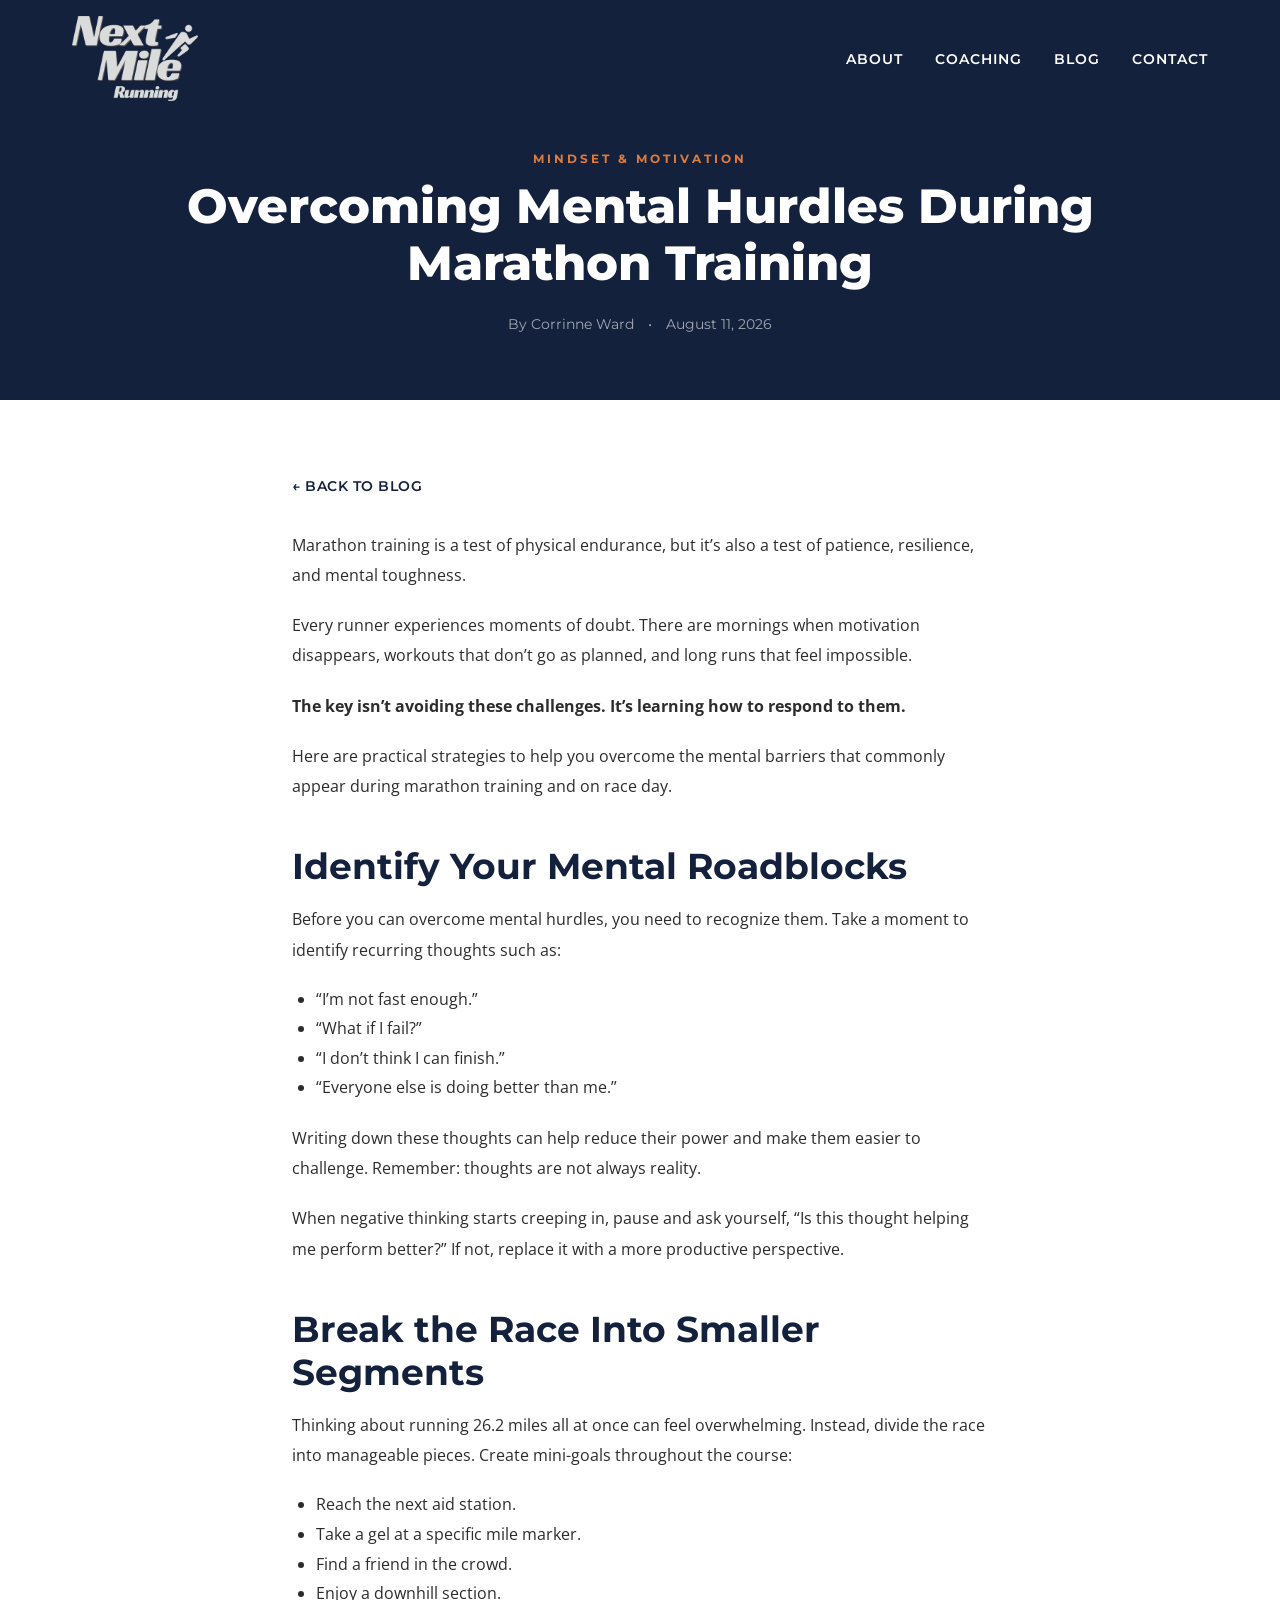
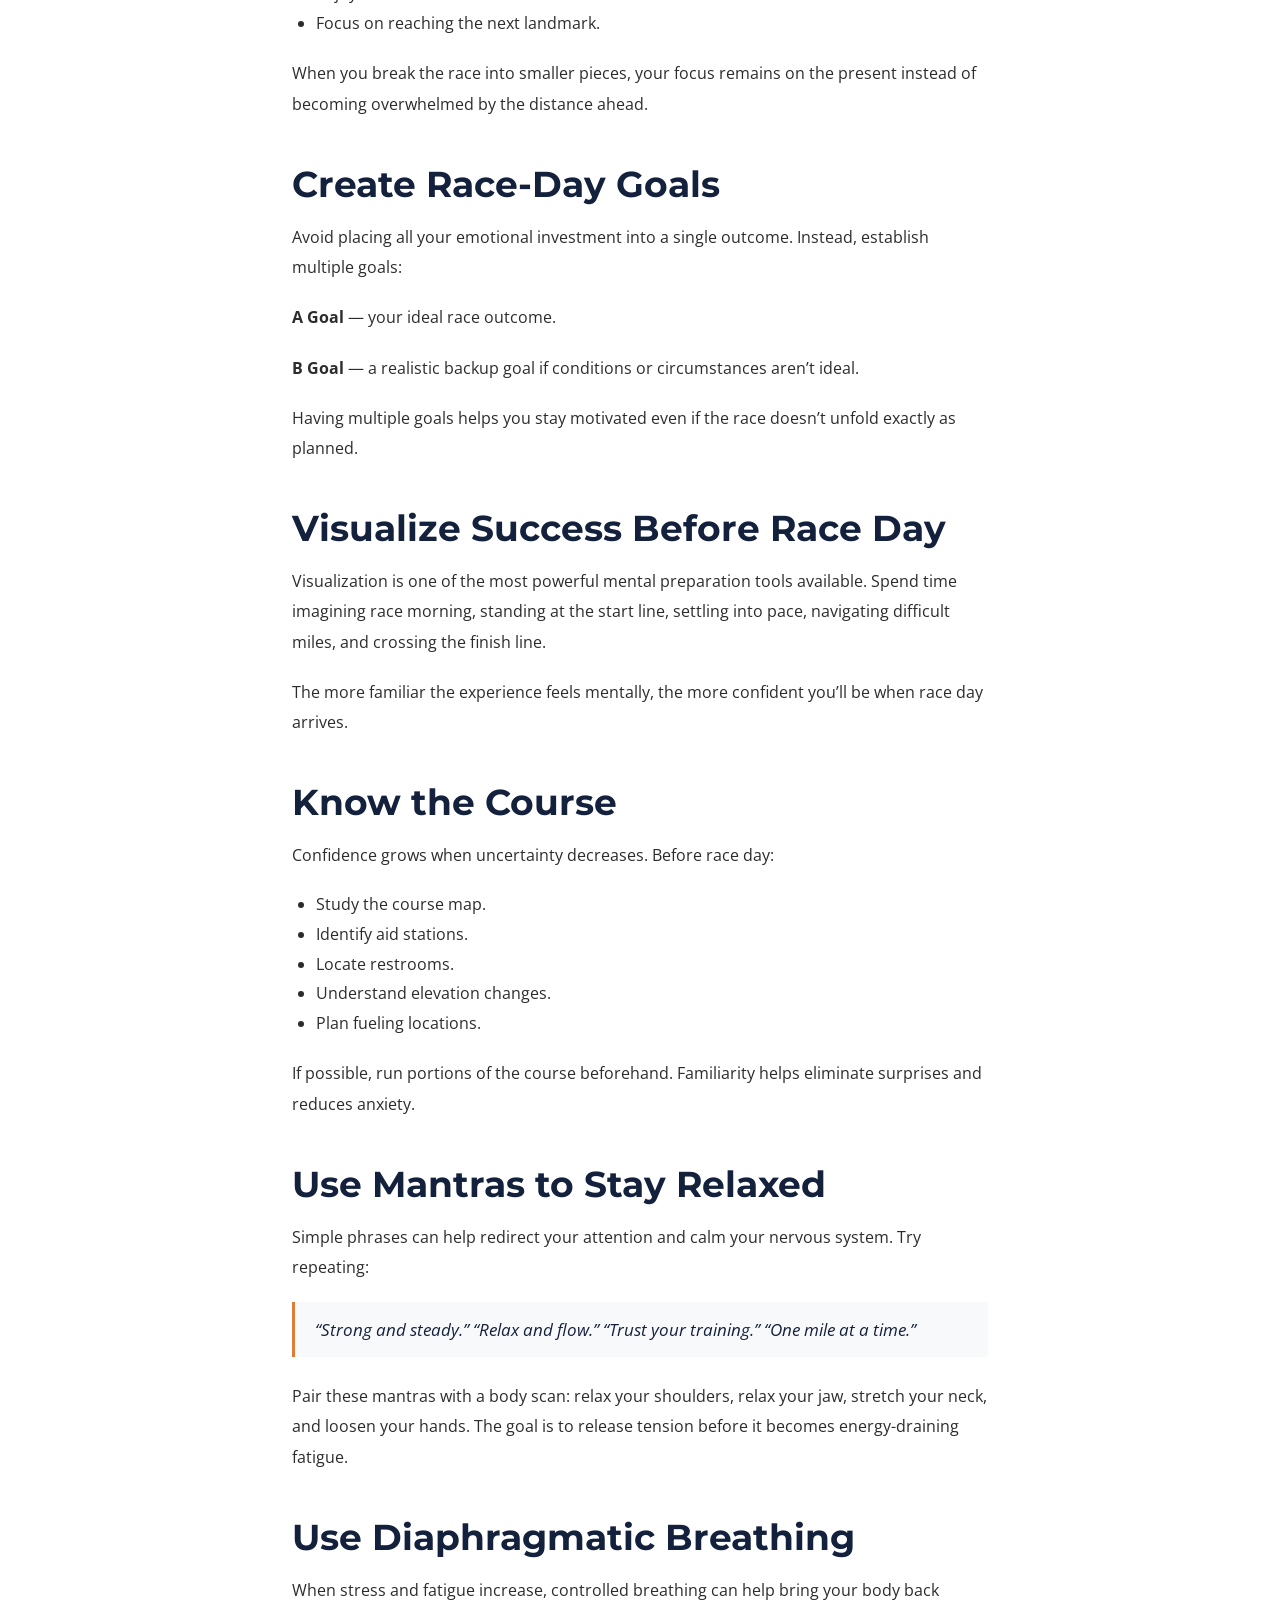
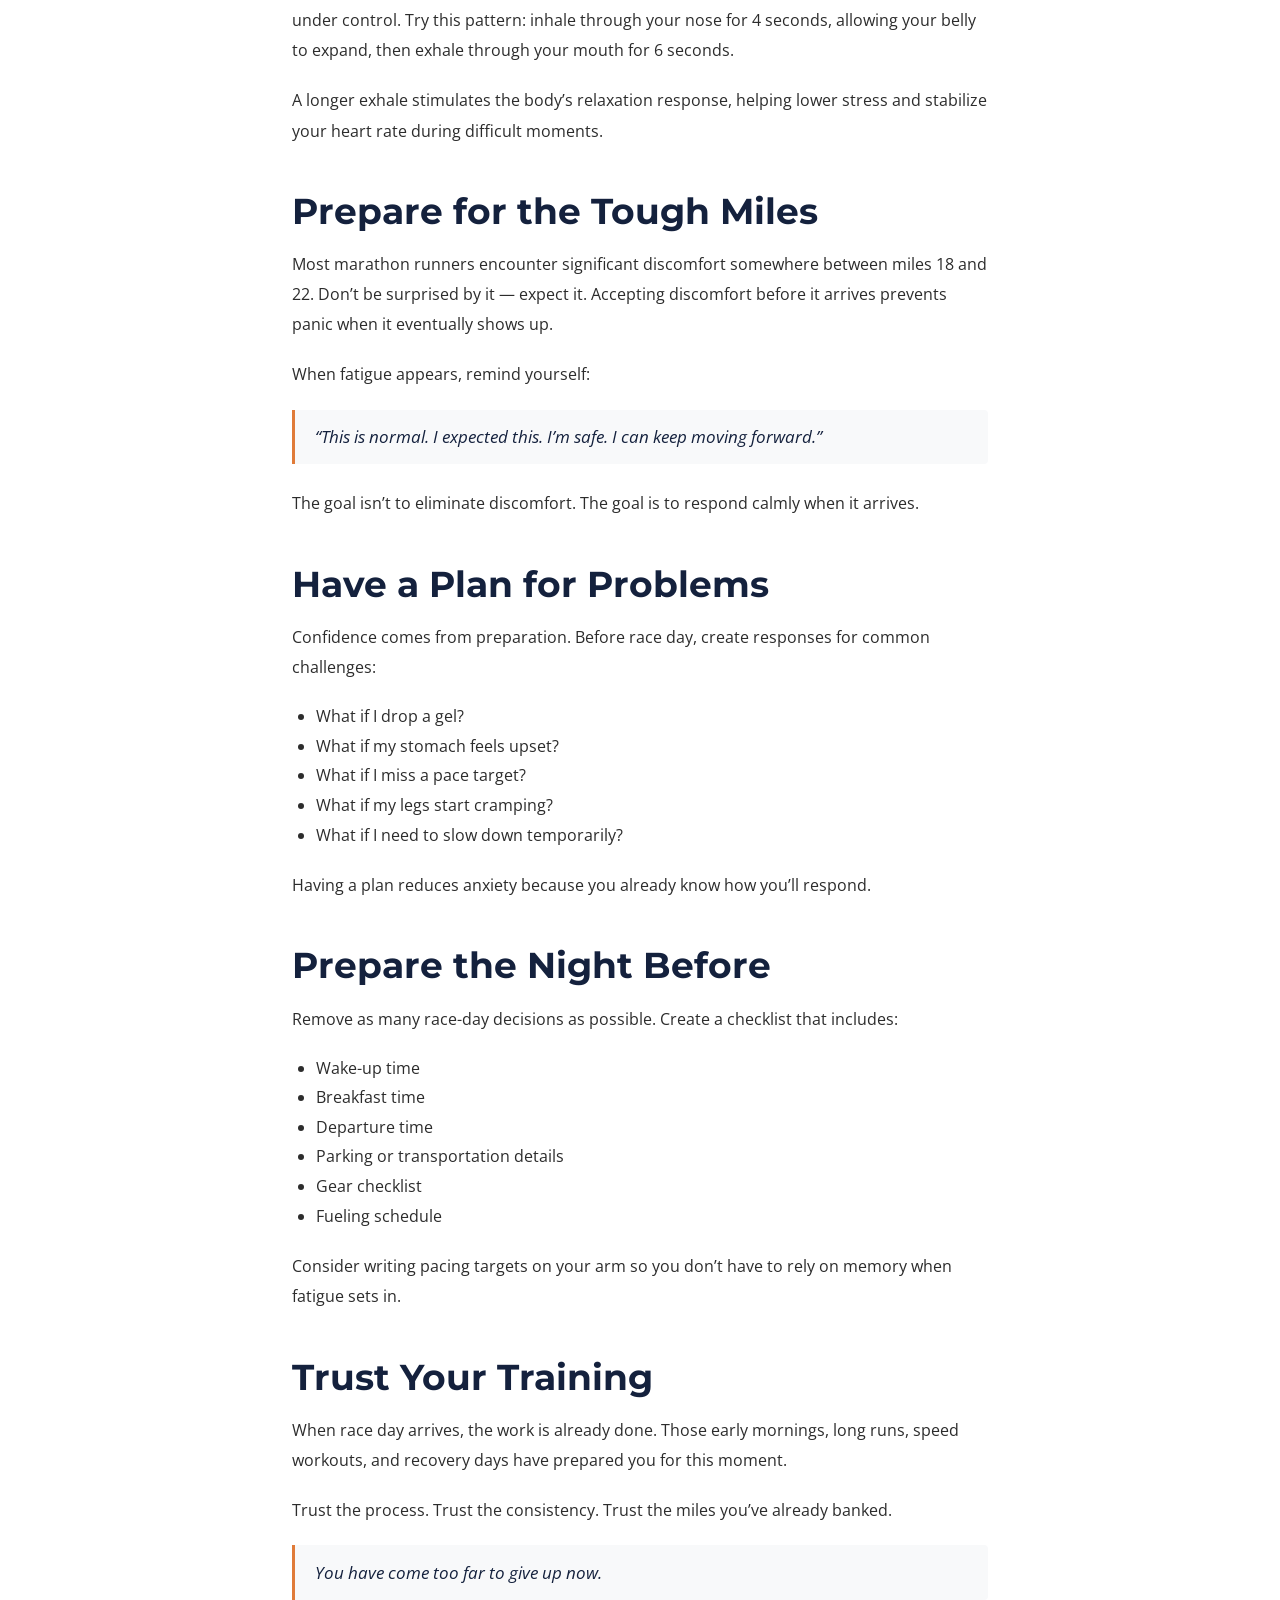
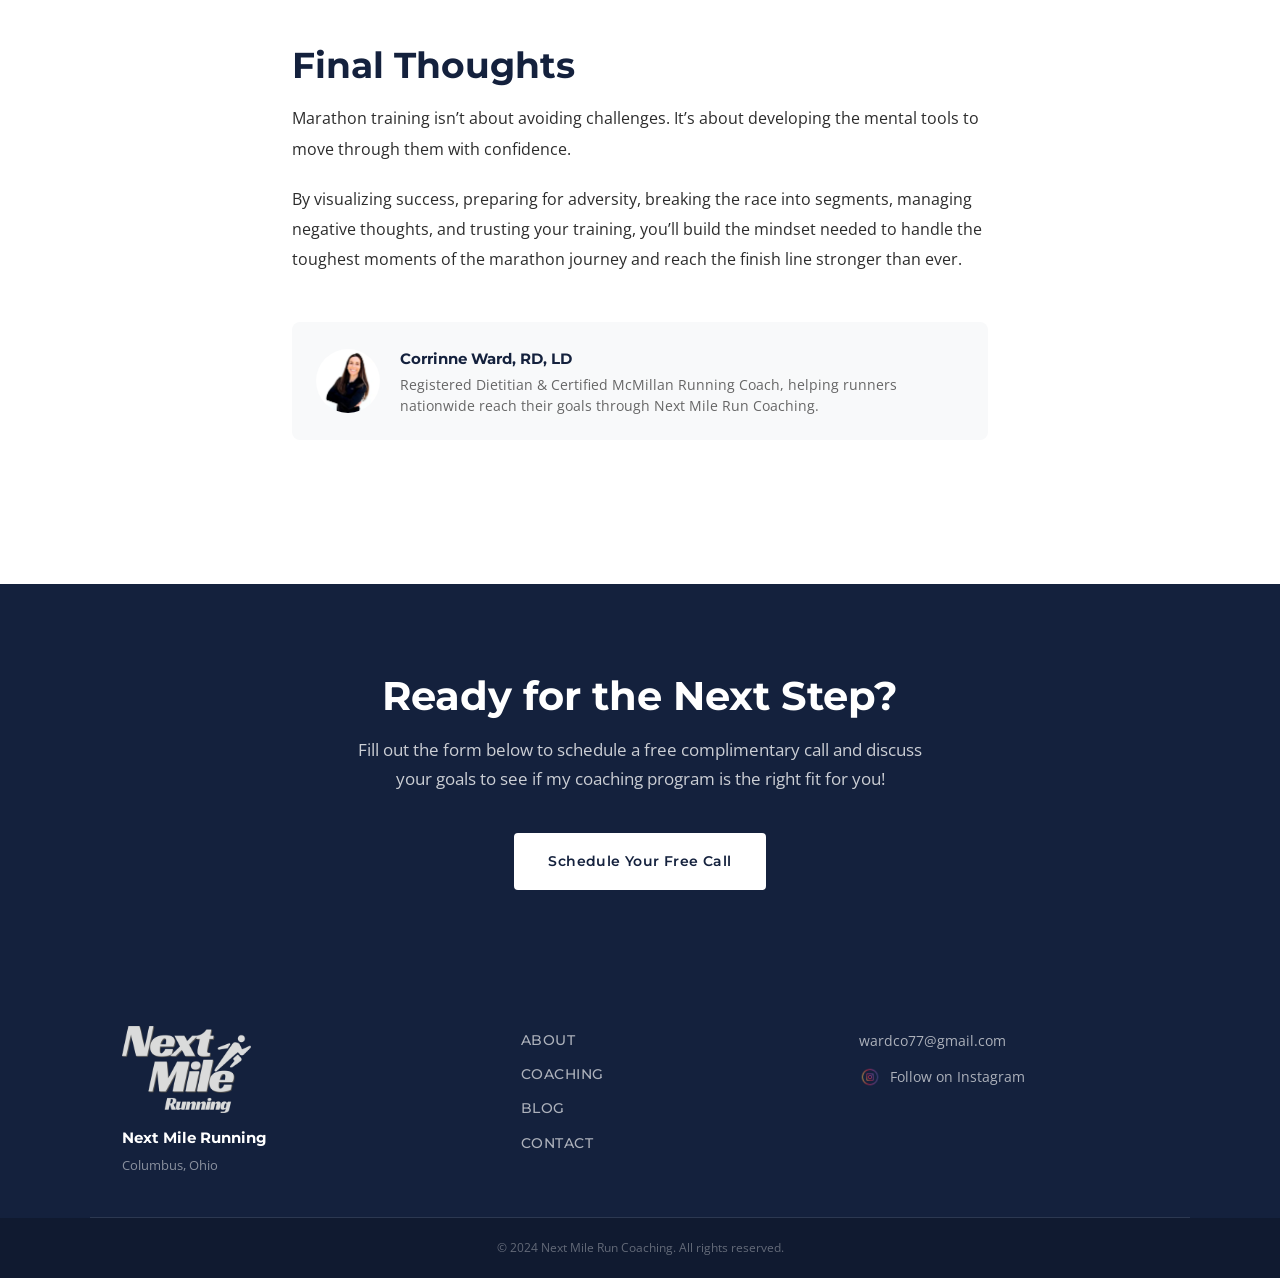
<file: blog/overcoming-mental-hurdles-marathon-training/index.html>
<!DOCTYPE html>
<html lang="en">
<head>
    <meta charset="UTF-8">
    <meta name="viewport" content="width=device-width, initial-scale=1.0">
    <title>Overcoming Mental Hurdles During Marathon Training | Next Mile Run Coaching</title>
    <meta name="description" content="Practical strategies to identify and overcome the mental barriers that show up during marathon training and on race day.">
    <link rel="canonical" href="https://nextmileruncoaching.com/blog/overcoming-mental-hurdles-marathon-training/">

    <!-- Favicons -->
    <link rel="icon" href="/favicon.ico" sizes="any">
    <link rel="icon" type="image/png" sizes="192x192" href="/img/icon-192.png">
    <link rel="icon" type="image/png" sizes="512x512" href="/img/icon-512.png">
    <link rel="apple-touch-icon" href="/img/apple-touch-icon.png">

    <!-- Open Graph / Twitter Card -->
    <meta property="og:type" content="article">
    <meta property="og:title" content="Overcoming Mental Hurdles During Marathon Training">
    <meta property="og:description" content="Practical strategies to identify and overcome the mental barriers that show up during marathon training and on race day.">
    <meta property="og:url" content="https://nextmileruncoaching.com/blog/overcoming-mental-hurdles-marathon-training/">
    <meta property="og:image" content="https://nextmileruncoaching.com/img/og-image.png">
    <meta property="og:image:width" content="1200">
    <meta property="og:image:height" content="630">
    <meta name="twitter:card" content="summary_large_image">
    <meta name="twitter:title" content="Overcoming Mental Hurdles During Marathon Training">
    <meta name="twitter:description" content="Practical strategies to identify and overcome the mental barriers that show up during marathon training and on race day.">
    <meta name="twitter:image" content="https://nextmileruncoaching.com/img/og-image.png">

    <!-- Structured data -->
    <script type="application/ld+json">
    {
        "@context": "https://schema.org",
        "@type": "BlogPosting",
        "headline": "Overcoming Mental Hurdles During Marathon Training",
        "description": "Practical strategies to identify and overcome the mental barriers that show up during marathon training and on race day.",
        "image": "https://nextmileruncoaching.com/img/og-image.png",
        "datePublished": "2026-08-11",
        "dateModified": "2026-08-11",
        "mainEntityOfPage": "https://nextmileruncoaching.com/blog/overcoming-mental-hurdles-marathon-training/",
        "author": {
            "@type": "Person",
            "name": "Corrinne Ward",
            "jobTitle": "Registered Dietitian & Certified McMillan Running Coach"
        },
        "publisher": {
            "@type": "ProfessionalService",
            "name": "Next Mile Run Coaching",
            "url": "https://nextmileruncoaching.com/"
        }
    }
    </script>

    <link rel="stylesheet" href="../../style.css">
    <link rel="preconnect" href="https://fonts.googleapis.com">
    <link rel="preconnect" href="https://fonts.gstatic.com" crossorigin>
    <link href="https://fonts.googleapis.com/css2?family=Montserrat:wght@300;400;500;600;700;800;900&family=Open+Sans:ital,wght@0,300;0,400;0,600;1,400&display=swap" rel="stylesheet">
</head>
<body>

    <!-- HEADER -->
    <header id="header">
        <div class="header-inner">
            <a href="/" class="logo-link">
                <img
                    src="../../img/NextMileLogoWhite.png"
                    alt="Next Mile Run Coaching"
                    class="logo"
                >
            </a>
            <nav>
                <ul class="nav-links">
                    <li><a href="/#about">About</a></li>
                    <li><a href="/#coaching">Coaching</a></li>
                    <li><a href="/blog/">Blog</a></li>
                    <li><a href="/#contact">Contact</a></li>
                </ul>
                <button class="hamburger" aria-label="Toggle navigation menu">
                    <span></span>
                    <span></span>
                    <span></span>
                </button>
            </nav>
        </div>
        <div class="mobile-menu" id="mobileMenu">
            <ul>
                <li><a href="/#about">About</a></li>
                <li><a href="/#coaching">Coaching</a></li>
                <li><a href="/blog/">Blog</a></li>
                <li><a href="/#contact">Contact</a></li>
            </ul>
        </div>
    </header>

    <!-- PAGE HEADER -->
    <section class="page-header">
        <div class="container">
            <span class="label">Mindset &amp; Motivation</span>
            <h1>Overcoming Mental Hurdles During Marathon Training</h1>
            <div class="article-meta-bar">
                <span>By Corrinne Ward</span>
                <span>&bull;</span>
                <span>August 11, 2026</span>
            </div>
        </div>
    </section>

    <!-- ARTICLE -->
    <section class="article-section">
        <div class="container-narrow">
            <a href="/blog/" class="back-to-blog">&larr; Back to Blog</a>

            <div class="article-body">
                <p>Marathon training is a test of physical endurance, but it&rsquo;s also a test of patience, resilience, and mental toughness.</p>

                <p>Every runner experiences moments of doubt. There are mornings when motivation disappears, workouts that don&rsquo;t go as planned, and long runs that feel impossible.</p>

                <p><strong>The key isn&rsquo;t avoiding these challenges. It&rsquo;s learning how to respond to them.</strong></p>

                <p>Here are practical strategies to help you overcome the mental barriers that commonly appear during marathon training and on race day.</p>

                <h2>Identify Your Mental Roadblocks</h2>
                <p>Before you can overcome mental hurdles, you need to recognize them. Take a moment to identify recurring thoughts such as:</p>
                <ul>
                    <li>&ldquo;I&rsquo;m not fast enough.&rdquo;</li>
                    <li>&ldquo;What if I fail?&rdquo;</li>
                    <li>&ldquo;I don&rsquo;t think I can finish.&rdquo;</li>
                    <li>&ldquo;Everyone else is doing better than me.&rdquo;</li>
                </ul>
                <p>Writing down these thoughts can help reduce their power and make them easier to challenge. Remember: thoughts are not always reality.</p>
                <p>When negative thinking starts creeping in, pause and ask yourself, &ldquo;Is this thought helping me perform better?&rdquo; If not, replace it with a more productive perspective.</p>

                <h2>Break the Race Into Smaller Segments</h2>
                <p>Thinking about running 26.2 miles all at once can feel overwhelming. Instead, divide the race into manageable pieces. Create mini-goals throughout the course:</p>
                <ul>
                    <li>Reach the next aid station.</li>
                    <li>Take a gel at a specific mile marker.</li>
                    <li>Find a friend in the crowd.</li>
                    <li>Enjoy a downhill section.</li>
                    <li>Focus on reaching the next landmark.</li>
                </ul>
                <p>When you break the race into smaller pieces, your focus remains on the present instead of becoming overwhelmed by the distance ahead.</p>

                <h2>Create Race-Day Goals</h2>
                <p>Avoid placing all your emotional investment into a single outcome. Instead, establish multiple goals:</p>
                <p><strong>A Goal</strong> &mdash; your ideal race outcome.</p>
                <p><strong>B Goal</strong> &mdash; a realistic backup goal if conditions or circumstances aren&rsquo;t ideal.</p>
                <p>Having multiple goals helps you stay motivated even if the race doesn&rsquo;t unfold exactly as planned.</p>

                <h2>Visualize Success Before Race Day</h2>
                <p>Visualization is one of the most powerful mental preparation tools available. Spend time imagining race morning, standing at the start line, settling into pace, navigating difficult miles, and crossing the finish line.</p>
                <p>The more familiar the experience feels mentally, the more confident you&rsquo;ll be when race day arrives.</p>

                <h2>Know the Course</h2>
                <p>Confidence grows when uncertainty decreases. Before race day:</p>
                <ul>
                    <li>Study the course map.</li>
                    <li>Identify aid stations.</li>
                    <li>Locate restrooms.</li>
                    <li>Understand elevation changes.</li>
                    <li>Plan fueling locations.</li>
                </ul>
                <p>If possible, run portions of the course beforehand. Familiarity helps eliminate surprises and reduces anxiety.</p>

                <h2>Use Mantras to Stay Relaxed</h2>
                <p>Simple phrases can help redirect your attention and calm your nervous system. Try repeating:</p>
                <blockquote>&ldquo;Strong and steady.&rdquo; &ldquo;Relax and flow.&rdquo; &ldquo;Trust your training.&rdquo; &ldquo;One mile at a time.&rdquo;</blockquote>
                <p>Pair these mantras with a body scan: relax your shoulders, relax your jaw, stretch your neck, and loosen your hands. The goal is to release tension before it becomes energy-draining fatigue.</p>

                <h2>Use Diaphragmatic Breathing</h2>
                <p>When stress and fatigue increase, controlled breathing can help bring your body back under control. Try this pattern: inhale through your nose for 4 seconds, allowing your belly to expand, then exhale through your mouth for 6 seconds.</p>
                <p>A longer exhale stimulates the body&rsquo;s relaxation response, helping lower stress and stabilize your heart rate during difficult moments.</p>

                <h2>Prepare for the Tough Miles</h2>
                <p>Most marathon runners encounter significant discomfort somewhere between miles 18 and 22. Don&rsquo;t be surprised by it &mdash; expect it. Accepting discomfort before it arrives prevents panic when it eventually shows up.</p>
                <p>When fatigue appears, remind yourself:</p>
                <blockquote>&ldquo;This is normal. I expected this. I&rsquo;m safe. I can keep moving forward.&rdquo;</blockquote>
                <p>The goal isn&rsquo;t to eliminate discomfort. The goal is to respond calmly when it arrives.</p>

                <h2>Have a Plan for Problems</h2>
                <p>Confidence comes from preparation. Before race day, create responses for common challenges:</p>
                <ul>
                    <li>What if I drop a gel?</li>
                    <li>What if my stomach feels upset?</li>
                    <li>What if I miss a pace target?</li>
                    <li>What if my legs start cramping?</li>
                    <li>What if I need to slow down temporarily?</li>
                </ul>
                <p>Having a plan reduces anxiety because you already know how you&rsquo;ll respond.</p>

                <h2>Prepare the Night Before</h2>
                <p>Remove as many race-day decisions as possible. Create a checklist that includes:</p>
                <ul>
                    <li>Wake-up time</li>
                    <li>Breakfast time</li>
                    <li>Departure time</li>
                    <li>Parking or transportation details</li>
                    <li>Gear checklist</li>
                    <li>Fueling schedule</li>
                </ul>
                <p>Consider writing pacing targets on your arm so you don&rsquo;t have to rely on memory when fatigue sets in.</p>

                <h2>Trust Your Training</h2>
                <p>When race day arrives, the work is already done. Those early mornings, long runs, speed workouts, and recovery days have prepared you for this moment.</p>
                <p>Trust the process. Trust the consistency. Trust the miles you&rsquo;ve already banked.</p>
                <blockquote>You have come too far to give up now.</blockquote>

                <h2>Final Thoughts</h2>
                <p>Marathon training isn&rsquo;t about avoiding challenges. It&rsquo;s about developing the mental tools to move through them with confidence.</p>
                <p>By visualizing success, preparing for adversity, breaking the race into segments, managing negative thoughts, and trusting your training, you&rsquo;ll build the mindset needed to handle the toughest moments of the marathon journey and reach the finish line stronger than ever.</p>
            </div>

            <div class="author-box">
                <img src="../../img/profile-pic.webp" alt="Corrinne Ward">
                <div>
                    <h4>Corrinne Ward, RD, LD</h4>
                    <p>Registered Dietitian &amp; Certified McMillan Running Coach, helping runners nationwide reach their goals through Next Mile Run Coaching.</p>
                </div>
            </div>
        </div>
    </section>

    <!-- CTA BANNER -->
    <section id="cta">
        <div class="container cta-inner">
            <h2>Ready for the Next Step?</h2>
            <p>Fill out the form below to schedule a free complimentary call and discuss your goals to see if my coaching program is the right fit for you!</p>
            <a href="/#contact" class="btn btn-light">Schedule Your Free Call</a>
        </div>
    </section>

    <!-- FOOTER -->
    <footer id="footer">
        <div class="container footer-inner">
            <div class="footer-brand">
                <img
                    src="../../img/NextMileLogoWhite.png"
                    alt="Next Mile Running"
                    class="footer-logo"
                >
                <p class="footer-name">Next Mile Running</p>
                <p class="footer-location">Columbus, Ohio</p>
            </div>
            <div class="footer-links">
                <a href="/#about">About</a>
                <a href="/#coaching">Coaching</a>
                <a href="/blog/">Blog</a>
                <a href="/#contact">Contact</a>
            </div>
            <div class="footer-social">
                <a href="mailto:wardco77@gmail.com">wardco77@gmail.com</a>
                <a href="https://www.instagram.com/nextmilecoach/" target="_blank" rel="noopener" class="ig-link">
                    <img
                        src="../../img/instagram-icon.webp"
                        alt="Instagram"
                        class="ig-icon"
                    >
                    Follow on Instagram
                </a>
            </div>
        </div>
        <div class="footer-bottom">
            <p>&copy; 2024 Next Mile Run Coaching. All rights reserved.</p>
        </div>
    </footer>

    <script>
        // Hamburger toggle
        const hamburger = document.querySelector('.hamburger');
        hamburger.addEventListener('click', () => {
            hamburger.classList.toggle('open');
            document.getElementById('mobileMenu').classList.toggle('open');
        });

        // Header shadow on scroll
        window.addEventListener('scroll', () => {
            document.getElementById('header').classList.toggle('scrolled', window.scrollY > 40);
        });
    </script>
</body>
</html>
</file>
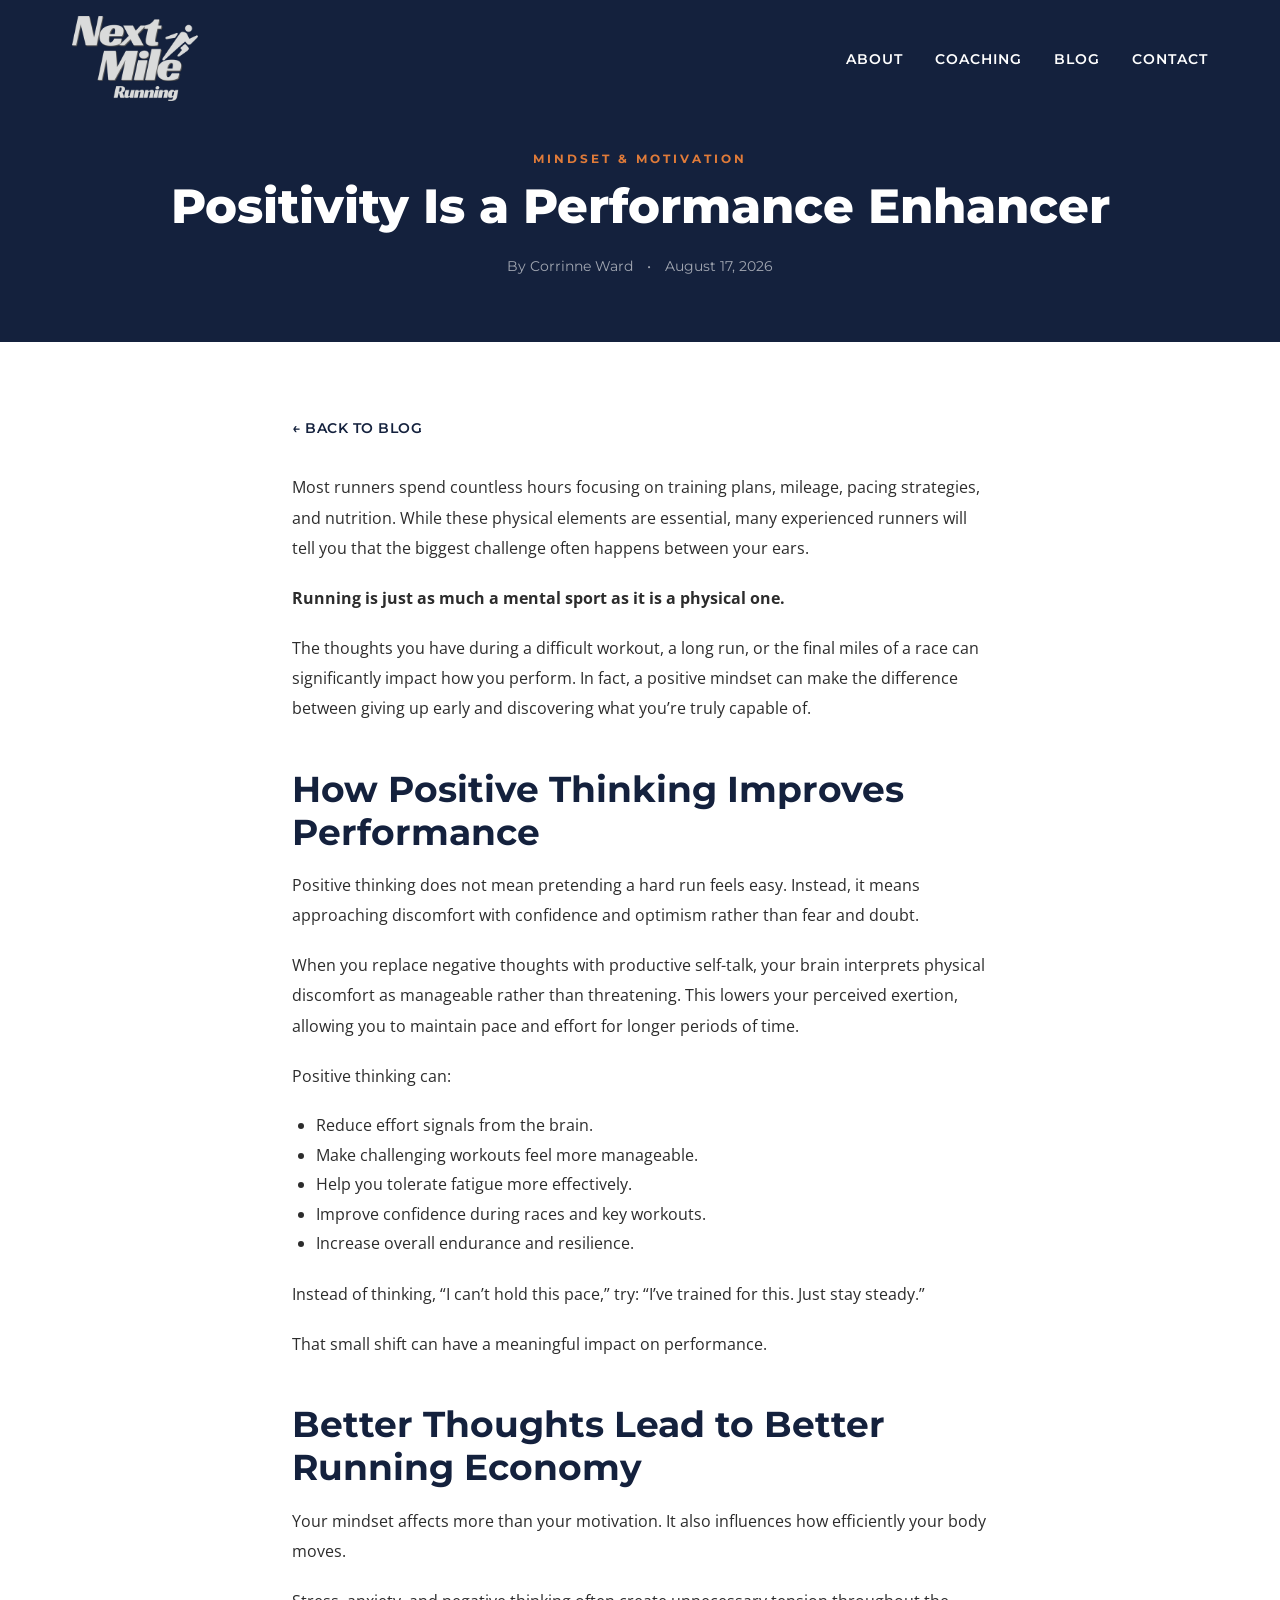
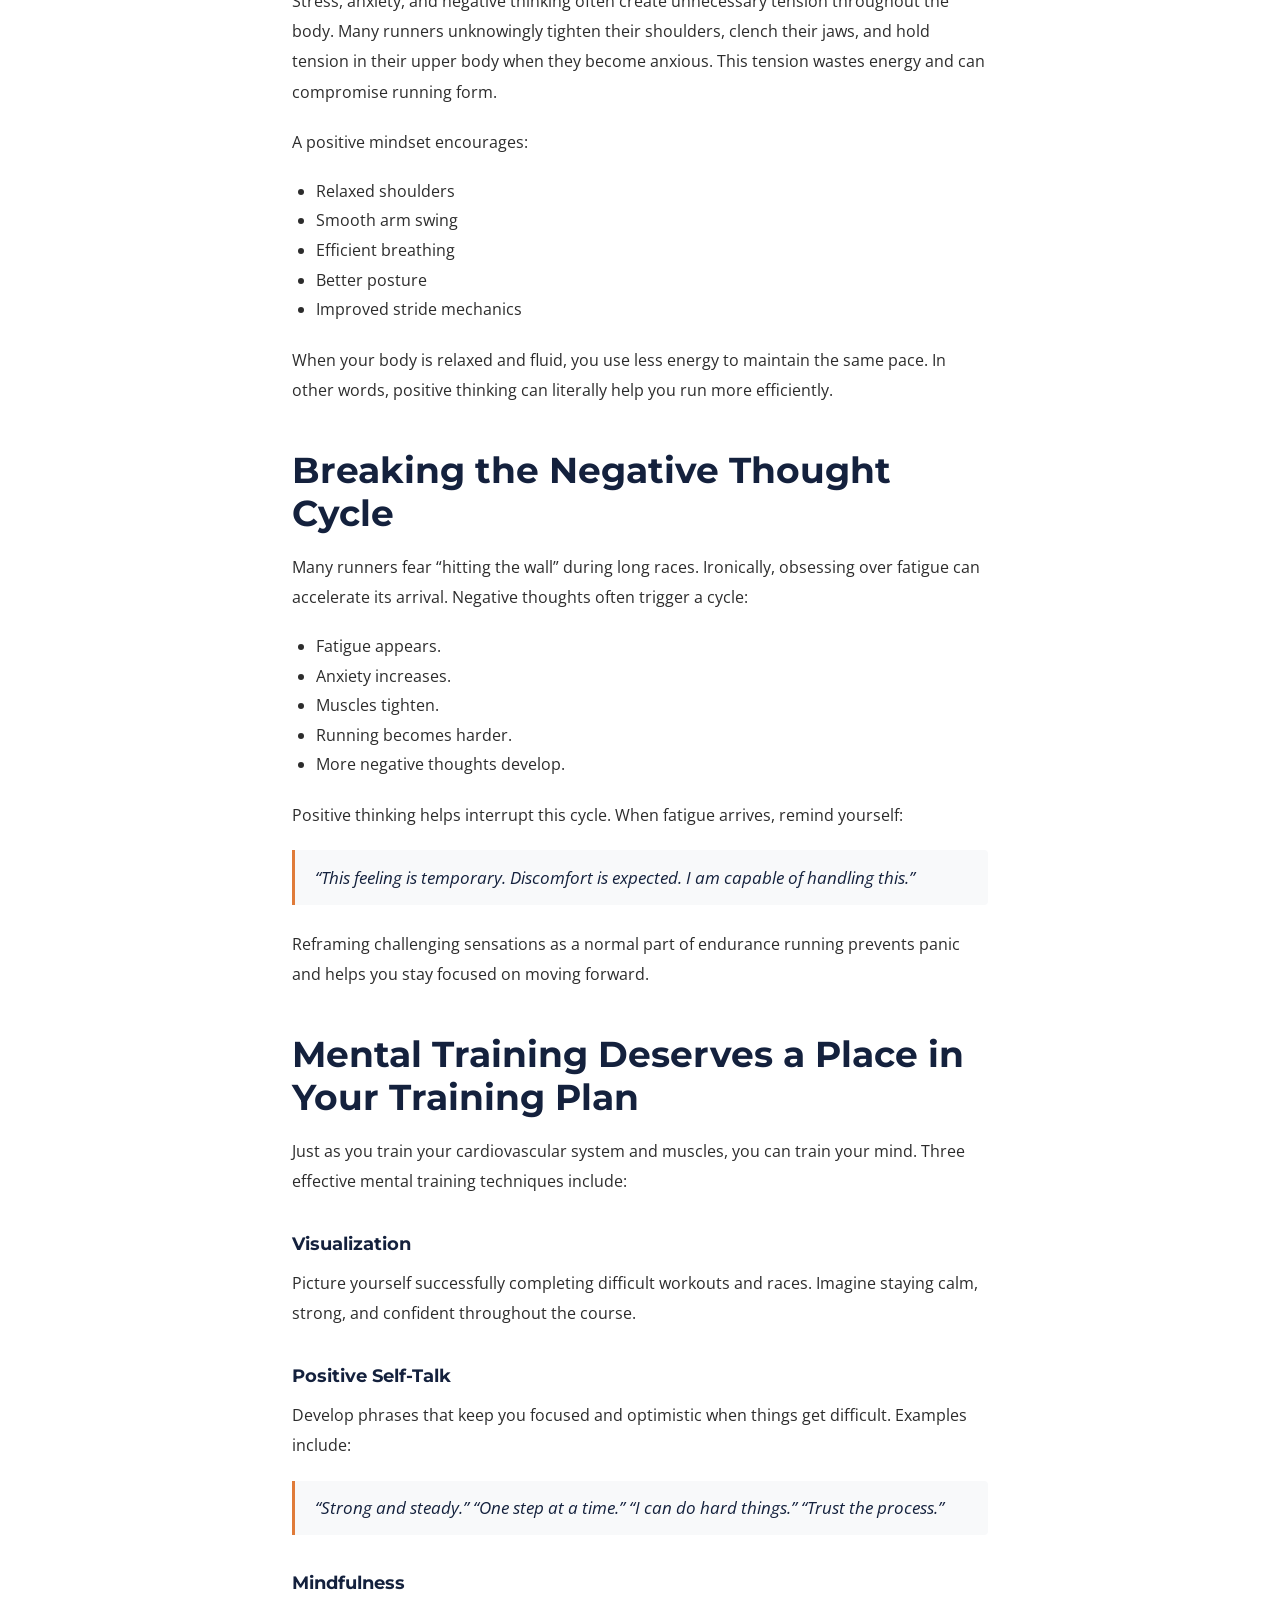
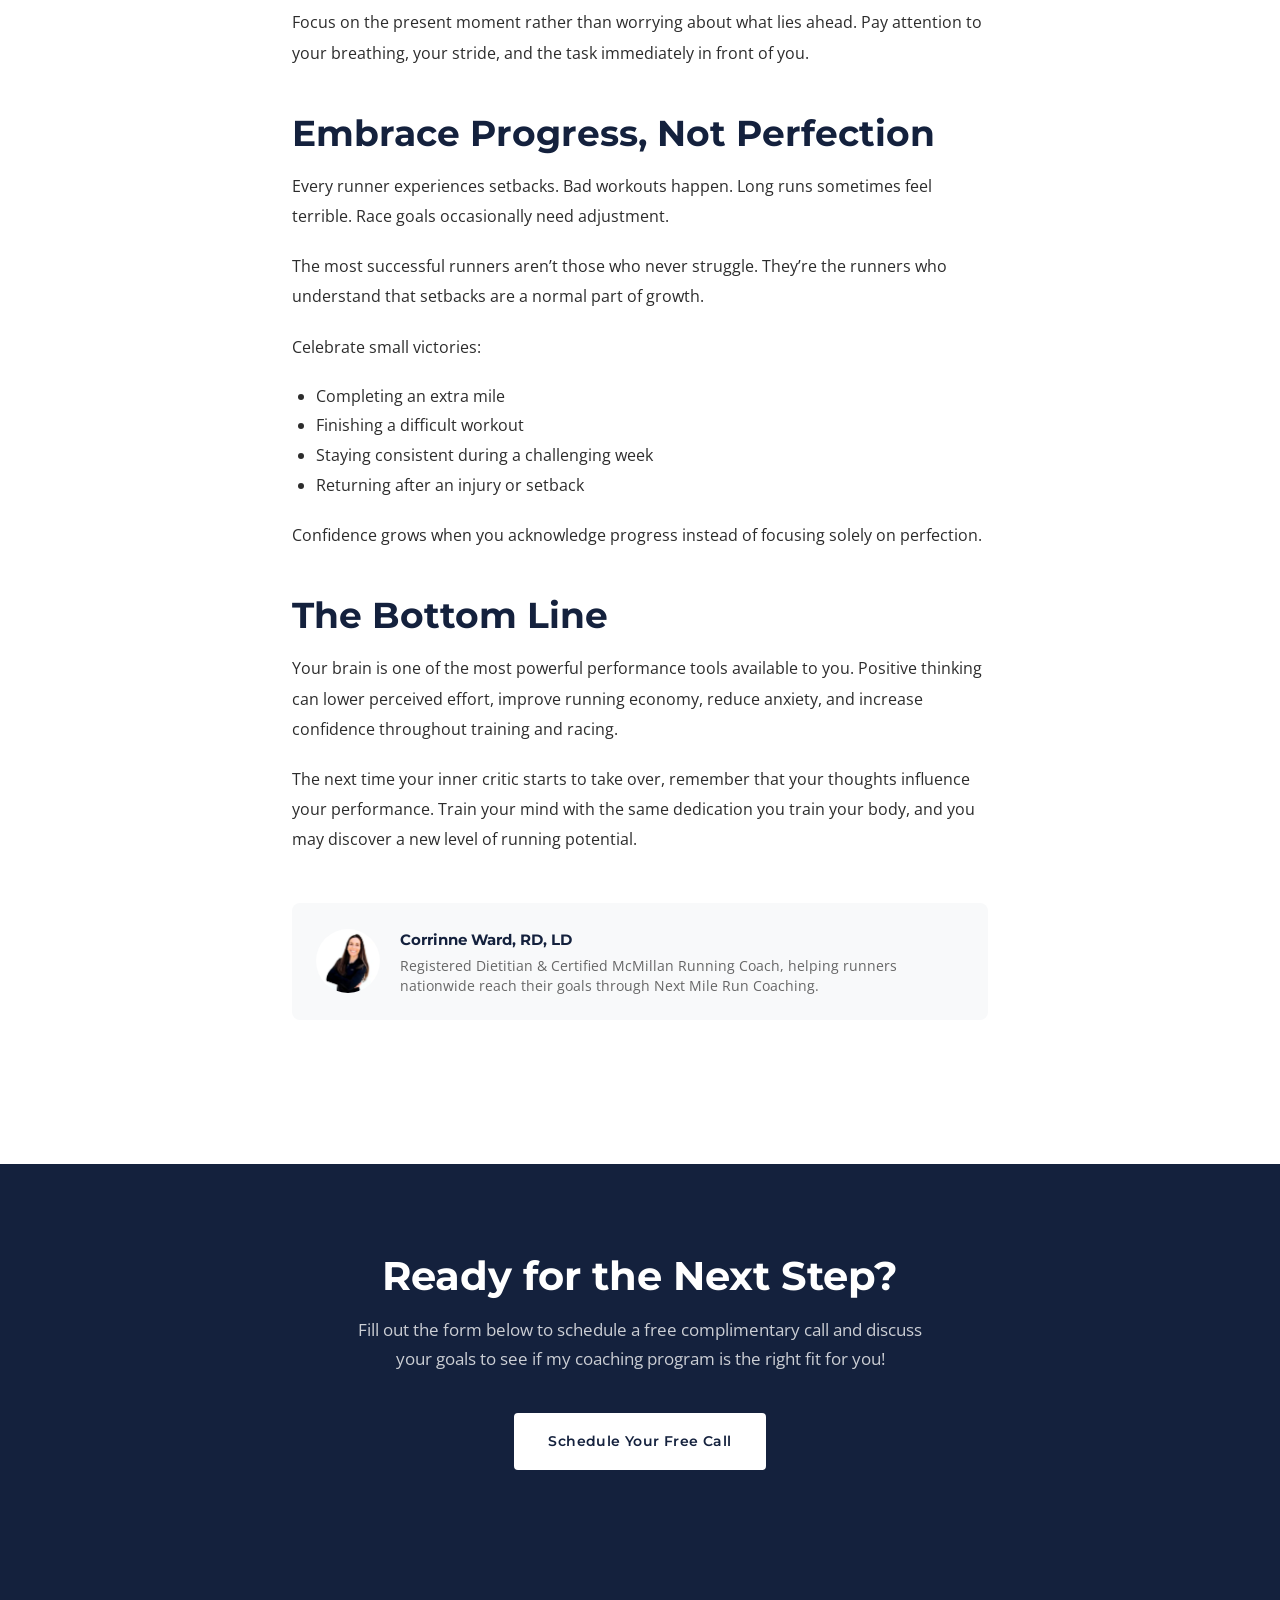
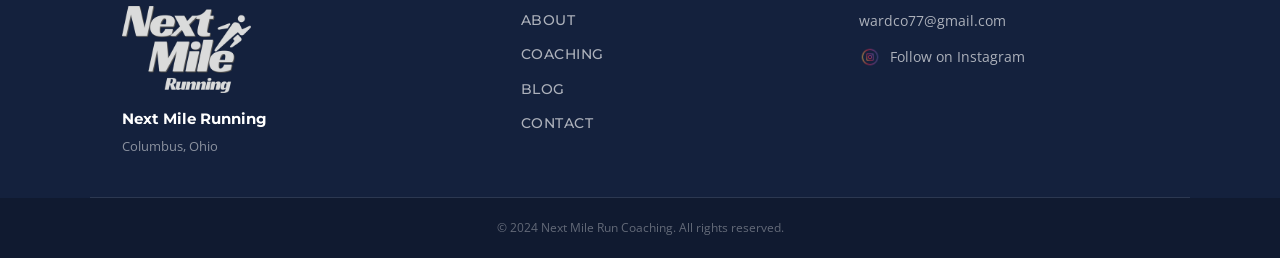
<file: blog/positivity-performance-enhancer/index.html>
<!DOCTYPE html>
<html lang="en">
<head>
    <meta charset="UTF-8">
    <meta name="viewport" content="width=device-width, initial-scale=1.0">
    <title>Positivity Is a Performance Enhancer | Next Mile Run Coaching</title>
    <meta name="description" content="How a positive mindset lowers perceived effort, improves running economy, and helps you push through the toughest miles.">
    <link rel="canonical" href="https://nextmileruncoaching.com/blog/positivity-performance-enhancer/">

    <!-- Favicons -->
    <link rel="icon" href="/favicon.ico" sizes="any">
    <link rel="icon" type="image/png" sizes="192x192" href="/img/icon-192.png">
    <link rel="icon" type="image/png" sizes="512x512" href="/img/icon-512.png">
    <link rel="apple-touch-icon" href="/img/apple-touch-icon.png">

    <!-- Open Graph / Twitter Card -->
    <meta property="og:type" content="article">
    <meta property="og:title" content="Positivity Is a Performance Enhancer">
    <meta property="og:description" content="How a positive mindset lowers perceived effort, improves running economy, and helps you push through the toughest miles.">
    <meta property="og:url" content="https://nextmileruncoaching.com/blog/positivity-performance-enhancer/">
    <meta property="og:image" content="https://nextmileruncoaching.com/img/og-image.png">
    <meta property="og:image:width" content="1200">
    <meta property="og:image:height" content="630">
    <meta name="twitter:card" content="summary_large_image">
    <meta name="twitter:title" content="Positivity Is a Performance Enhancer">
    <meta name="twitter:description" content="How a positive mindset lowers perceived effort, improves running economy, and helps you push through the toughest miles.">
    <meta name="twitter:image" content="https://nextmileruncoaching.com/img/og-image.png">

    <!-- Structured data -->
    <script type="application/ld+json">
    {
        "@context": "https://schema.org",
        "@type": "BlogPosting",
        "headline": "Positivity Is a Performance Enhancer",
        "description": "How a positive mindset lowers perceived effort, improves running economy, and helps you push through the toughest miles.",
        "image": "https://nextmileruncoaching.com/img/og-image.png",
        "datePublished": "2026-08-17",
        "dateModified": "2026-08-17",
        "mainEntityOfPage": "https://nextmileruncoaching.com/blog/positivity-performance-enhancer/",
        "author": {
            "@type": "Person",
            "name": "Corrinne Ward",
            "jobTitle": "Registered Dietitian & Certified McMillan Running Coach"
        },
        "publisher": {
            "@type": "ProfessionalService",
            "name": "Next Mile Run Coaching",
            "url": "https://nextmileruncoaching.com/"
        }
    }
    </script>

    <link rel="stylesheet" href="../../style.css">
    <link rel="preconnect" href="https://fonts.googleapis.com">
    <link rel="preconnect" href="https://fonts.gstatic.com" crossorigin>
    <link href="https://fonts.googleapis.com/css2?family=Montserrat:wght@300;400;500;600;700;800;900&family=Open+Sans:ital,wght@0,300;0,400;0,600;1,400&display=swap" rel="stylesheet">
</head>
<body>

    <!-- HEADER -->
    <header id="header">
        <div class="header-inner">
            <a href="/" class="logo-link">
                <img
                    src="../../img/NextMileLogoWhite.png"
                    alt="Next Mile Run Coaching"
                    class="logo"
                >
            </a>
            <nav>
                <ul class="nav-links">
                    <li><a href="/#about">About</a></li>
                    <li><a href="/#coaching">Coaching</a></li>
                    <li><a href="/blog/">Blog</a></li>
                    <li><a href="/#contact">Contact</a></li>
                </ul>
                <button class="hamburger" aria-label="Toggle navigation menu">
                    <span></span>
                    <span></span>
                    <span></span>
                </button>
            </nav>
        </div>
        <div class="mobile-menu" id="mobileMenu">
            <ul>
                <li><a href="/#about">About</a></li>
                <li><a href="/#coaching">Coaching</a></li>
                <li><a href="/blog/">Blog</a></li>
                <li><a href="/#contact">Contact</a></li>
            </ul>
        </div>
    </header>

    <!-- PAGE HEADER -->
    <section class="page-header">
        <div class="container">
            <span class="label">Mindset &amp; Motivation</span>
            <h1>Positivity Is a Performance Enhancer</h1>
            <div class="article-meta-bar">
                <span>By Corrinne Ward</span>
                <span>&bull;</span>
                <span>August 17, 2026</span>
            </div>
        </div>
    </section>

    <!-- ARTICLE -->
    <section class="article-section">
        <div class="container-narrow">
            <a href="/blog/" class="back-to-blog">&larr; Back to Blog</a>

            <div class="article-body">
                <p>Most runners spend countless hours focusing on training plans, mileage, pacing strategies, and nutrition. While these physical elements are essential, many experienced runners will tell you that the biggest challenge often happens between your ears.</p>

                <p><strong>Running is just as much a mental sport as it is a physical one.</strong></p>

                <p>The thoughts you have during a difficult workout, a long run, or the final miles of a race can significantly impact how you perform. In fact, a positive mindset can make the difference between giving up early and discovering what you&rsquo;re truly capable of.</p>

                <h2>How Positive Thinking Improves Performance</h2>
                <p>Positive thinking does not mean pretending a hard run feels easy. Instead, it means approaching discomfort with confidence and optimism rather than fear and doubt.</p>
                <p>When you replace negative thoughts with productive self-talk, your brain interprets physical discomfort as manageable rather than threatening. This lowers your perceived exertion, allowing you to maintain pace and effort for longer periods of time.</p>
                <p>Positive thinking can:</p>
                <ul>
                    <li>Reduce effort signals from the brain.</li>
                    <li>Make challenging workouts feel more manageable.</li>
                    <li>Help you tolerate fatigue more effectively.</li>
                    <li>Improve confidence during races and key workouts.</li>
                    <li>Increase overall endurance and resilience.</li>
                </ul>
                <p>Instead of thinking, &ldquo;I can&rsquo;t hold this pace,&rdquo; try: &ldquo;I&rsquo;ve trained for this. Just stay steady.&rdquo;</p>
                <p>That small shift can have a meaningful impact on performance.</p>

                <h2>Better Thoughts Lead to Better Running Economy</h2>
                <p>Your mindset affects more than your motivation. It also influences how efficiently your body moves.</p>
                <p>Stress, anxiety, and negative thinking often create unnecessary tension throughout the body. Many runners unknowingly tighten their shoulders, clench their jaws, and hold tension in their upper body when they become anxious. This tension wastes energy and can compromise running form.</p>
                <p>A positive mindset encourages:</p>
                <ul>
                    <li>Relaxed shoulders</li>
                    <li>Smooth arm swing</li>
                    <li>Efficient breathing</li>
                    <li>Better posture</li>
                    <li>Improved stride mechanics</li>
                </ul>
                <p>When your body is relaxed and fluid, you use less energy to maintain the same pace. In other words, positive thinking can literally help you run more efficiently.</p>

                <h2>Breaking the Negative Thought Cycle</h2>
                <p>Many runners fear &ldquo;hitting the wall&rdquo; during long races. Ironically, obsessing over fatigue can accelerate its arrival. Negative thoughts often trigger a cycle:</p>
                <ul>
                    <li>Fatigue appears.</li>
                    <li>Anxiety increases.</li>
                    <li>Muscles tighten.</li>
                    <li>Running becomes harder.</li>
                    <li>More negative thoughts develop.</li>
                </ul>
                <p>Positive thinking helps interrupt this cycle. When fatigue arrives, remind yourself:</p>
                <blockquote>&ldquo;This feeling is temporary. Discomfort is expected. I am capable of handling this.&rdquo;</blockquote>
                <p>Reframing challenging sensations as a normal part of endurance running prevents panic and helps you stay focused on moving forward.</p>

                <h2>Mental Training Deserves a Place in Your Training Plan</h2>
                <p>Just as you train your cardiovascular system and muscles, you can train your mind. Three effective mental training techniques include:</p>

                <h3>Visualization</h3>
                <p>Picture yourself successfully completing difficult workouts and races. Imagine staying calm, strong, and confident throughout the course.</p>

                <h3>Positive Self-Talk</h3>
                <p>Develop phrases that keep you focused and optimistic when things get difficult. Examples include:</p>
                <blockquote>&ldquo;Strong and steady.&rdquo; &ldquo;One step at a time.&rdquo; &ldquo;I can do hard things.&rdquo; &ldquo;Trust the process.&rdquo;</blockquote>

                <h3>Mindfulness</h3>
                <p>Focus on the present moment rather than worrying about what lies ahead. Pay attention to your breathing, your stride, and the task immediately in front of you.</p>

                <h2>Embrace Progress, Not Perfection</h2>
                <p>Every runner experiences setbacks. Bad workouts happen. Long runs sometimes feel terrible. Race goals occasionally need adjustment.</p>
                <p>The most successful runners aren&rsquo;t those who never struggle. They&rsquo;re the runners who understand that setbacks are a normal part of growth.</p>
                <p>Celebrate small victories:</p>
                <ul>
                    <li>Completing an extra mile</li>
                    <li>Finishing a difficult workout</li>
                    <li>Staying consistent during a challenging week</li>
                    <li>Returning after an injury or setback</li>
                </ul>
                <p>Confidence grows when you acknowledge progress instead of focusing solely on perfection.</p>

                <h2>The Bottom Line</h2>
                <p>Your brain is one of the most powerful performance tools available to you. Positive thinking can lower perceived effort, improve running economy, reduce anxiety, and increase confidence throughout training and racing.</p>
                <p>The next time your inner critic starts to take over, remember that your thoughts influence your performance. Train your mind with the same dedication you train your body, and you may discover a new level of running potential.</p>
            </div>

            <div class="author-box">
                <img src="../../img/profile-pic.webp" alt="Corrinne Ward">
                <div>
                    <h4>Corrinne Ward, RD, LD</h4>
                    <p>Registered Dietitian &amp; Certified McMillan Running Coach, helping runners nationwide reach their goals through Next Mile Run Coaching.</p>
                </div>
            </div>
        </div>
    </section>

    <!-- CTA BANNER -->
    <section id="cta">
        <div class="container cta-inner">
            <h2>Ready for the Next Step?</h2>
            <p>Fill out the form below to schedule a free complimentary call and discuss your goals to see if my coaching program is the right fit for you!</p>
            <a href="/#contact" class="btn btn-light">Schedule Your Free Call</a>
        </div>
    </section>

    <!-- FOOTER -->
    <footer id="footer">
        <div class="container footer-inner">
            <div class="footer-brand">
                <img
                    src="../../img/NextMileLogoWhite.png"
                    alt="Next Mile Running"
                    class="footer-logo"
                >
                <p class="footer-name">Next Mile Running</p>
                <p class="footer-location">Columbus, Ohio</p>
            </div>
            <div class="footer-links">
                <a href="/#about">About</a>
                <a href="/#coaching">Coaching</a>
                <a href="/blog/">Blog</a>
                <a href="/#contact">Contact</a>
            </div>
            <div class="footer-social">
                <a href="mailto:wardco77@gmail.com">wardco77@gmail.com</a>
                <a href="https://www.instagram.com/nextmilecoach/" target="_blank" rel="noopener" class="ig-link">
                    <img
                        src="../../img/instagram-icon.webp"
                        alt="Instagram"
                        class="ig-icon"
                    >
                    Follow on Instagram
                </a>
            </div>
        </div>
        <div class="footer-bottom">
            <p>&copy; 2024 Next Mile Run Coaching. All rights reserved.</p>
        </div>
    </footer>

    <script>
        // Hamburger toggle
        const hamburger = document.querySelector('.hamburger');
        hamburger.addEventListener('click', () => {
            hamburger.classList.toggle('open');
            document.getElementById('mobileMenu').classList.toggle('open');
        });

        // Header shadow on scroll
        window.addEventListener('scroll', () => {
            document.getElementById('header').classList.toggle('scrolled', window.scrollY > 40);
        });
    </script>
</body>
</html>
</file>
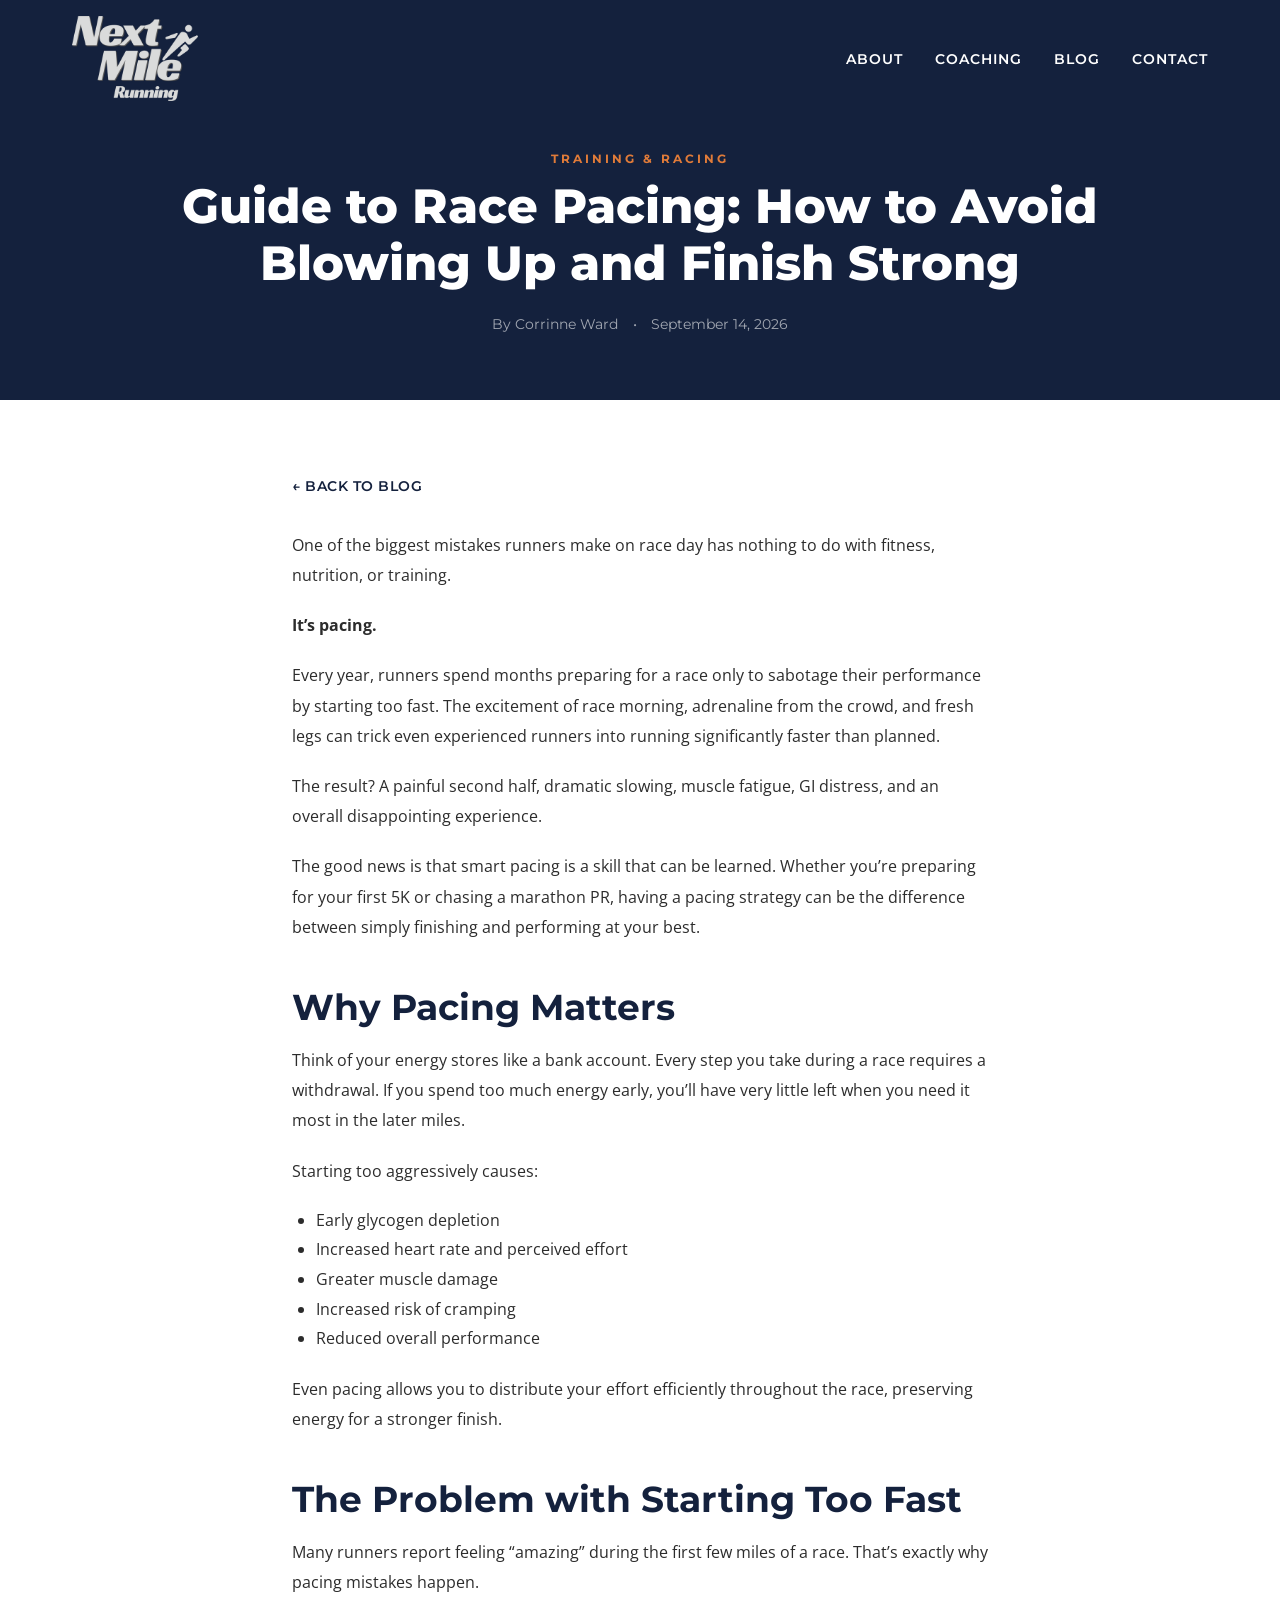
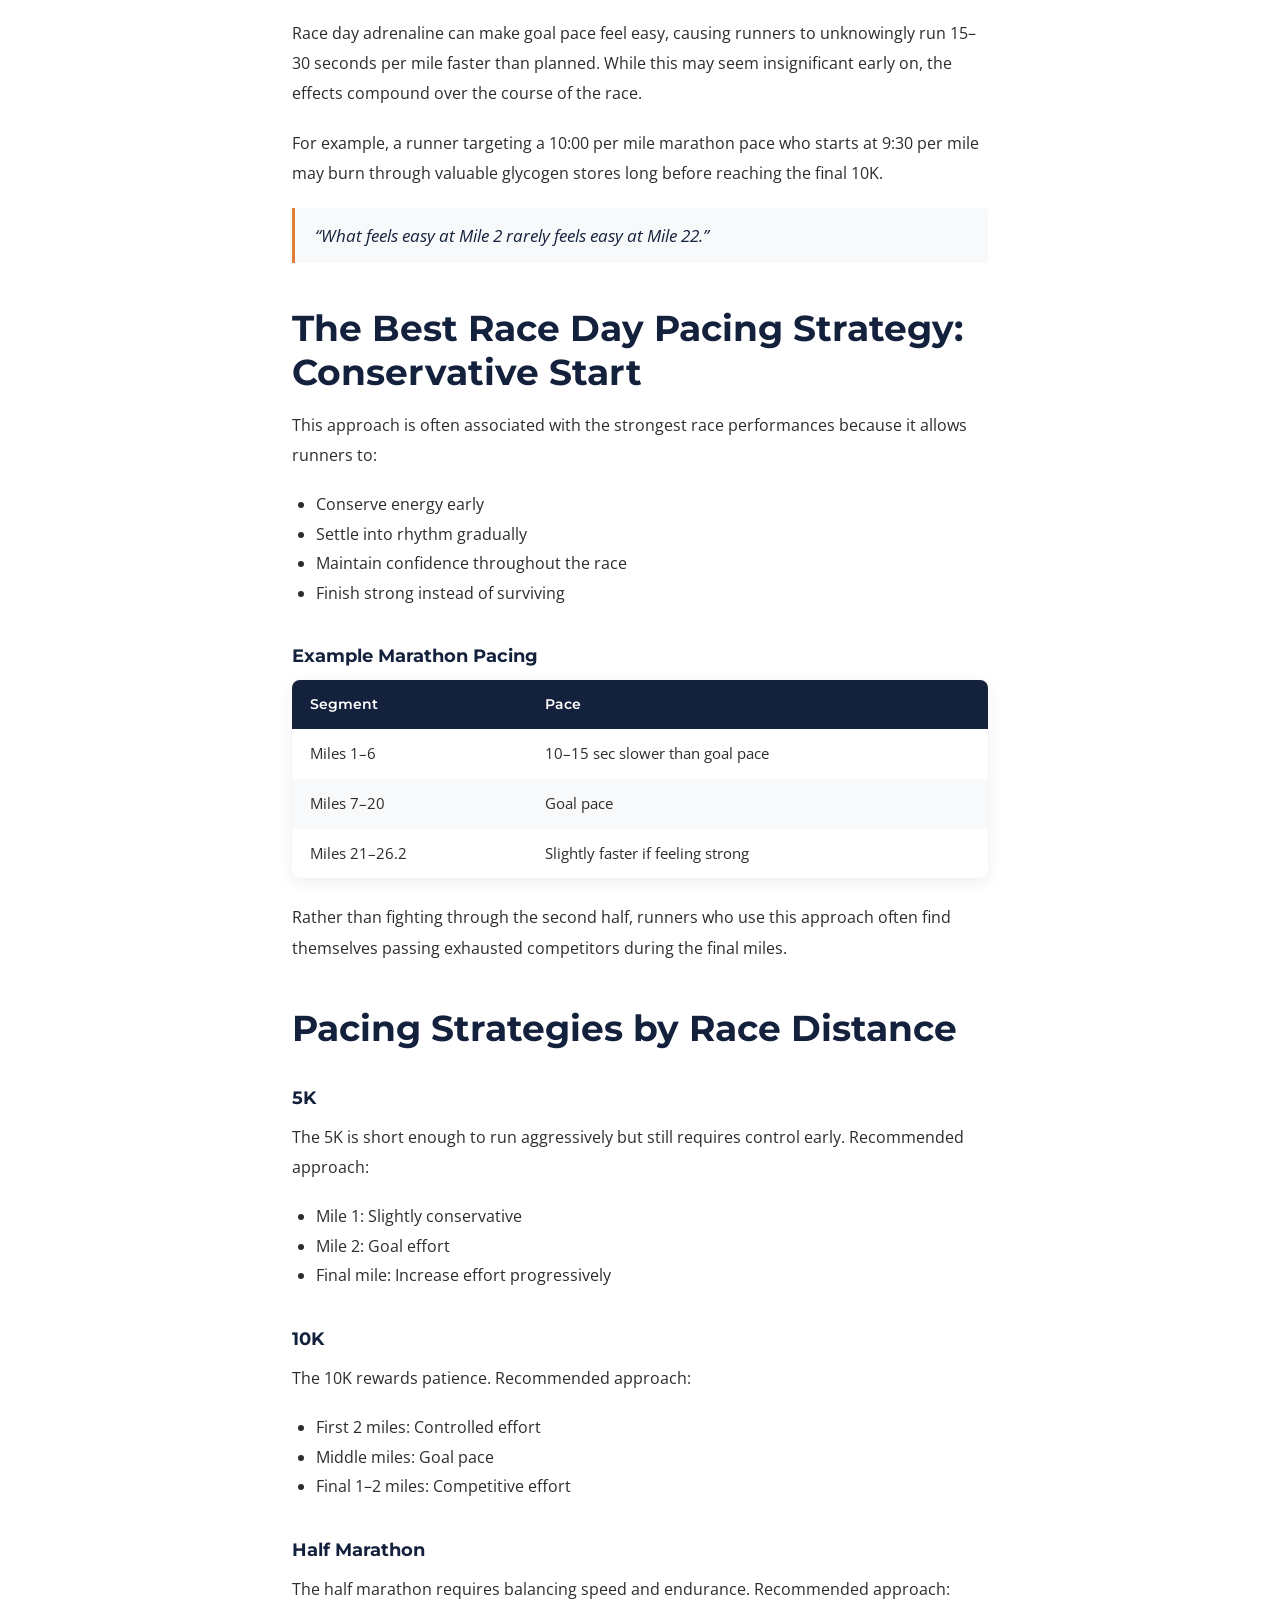
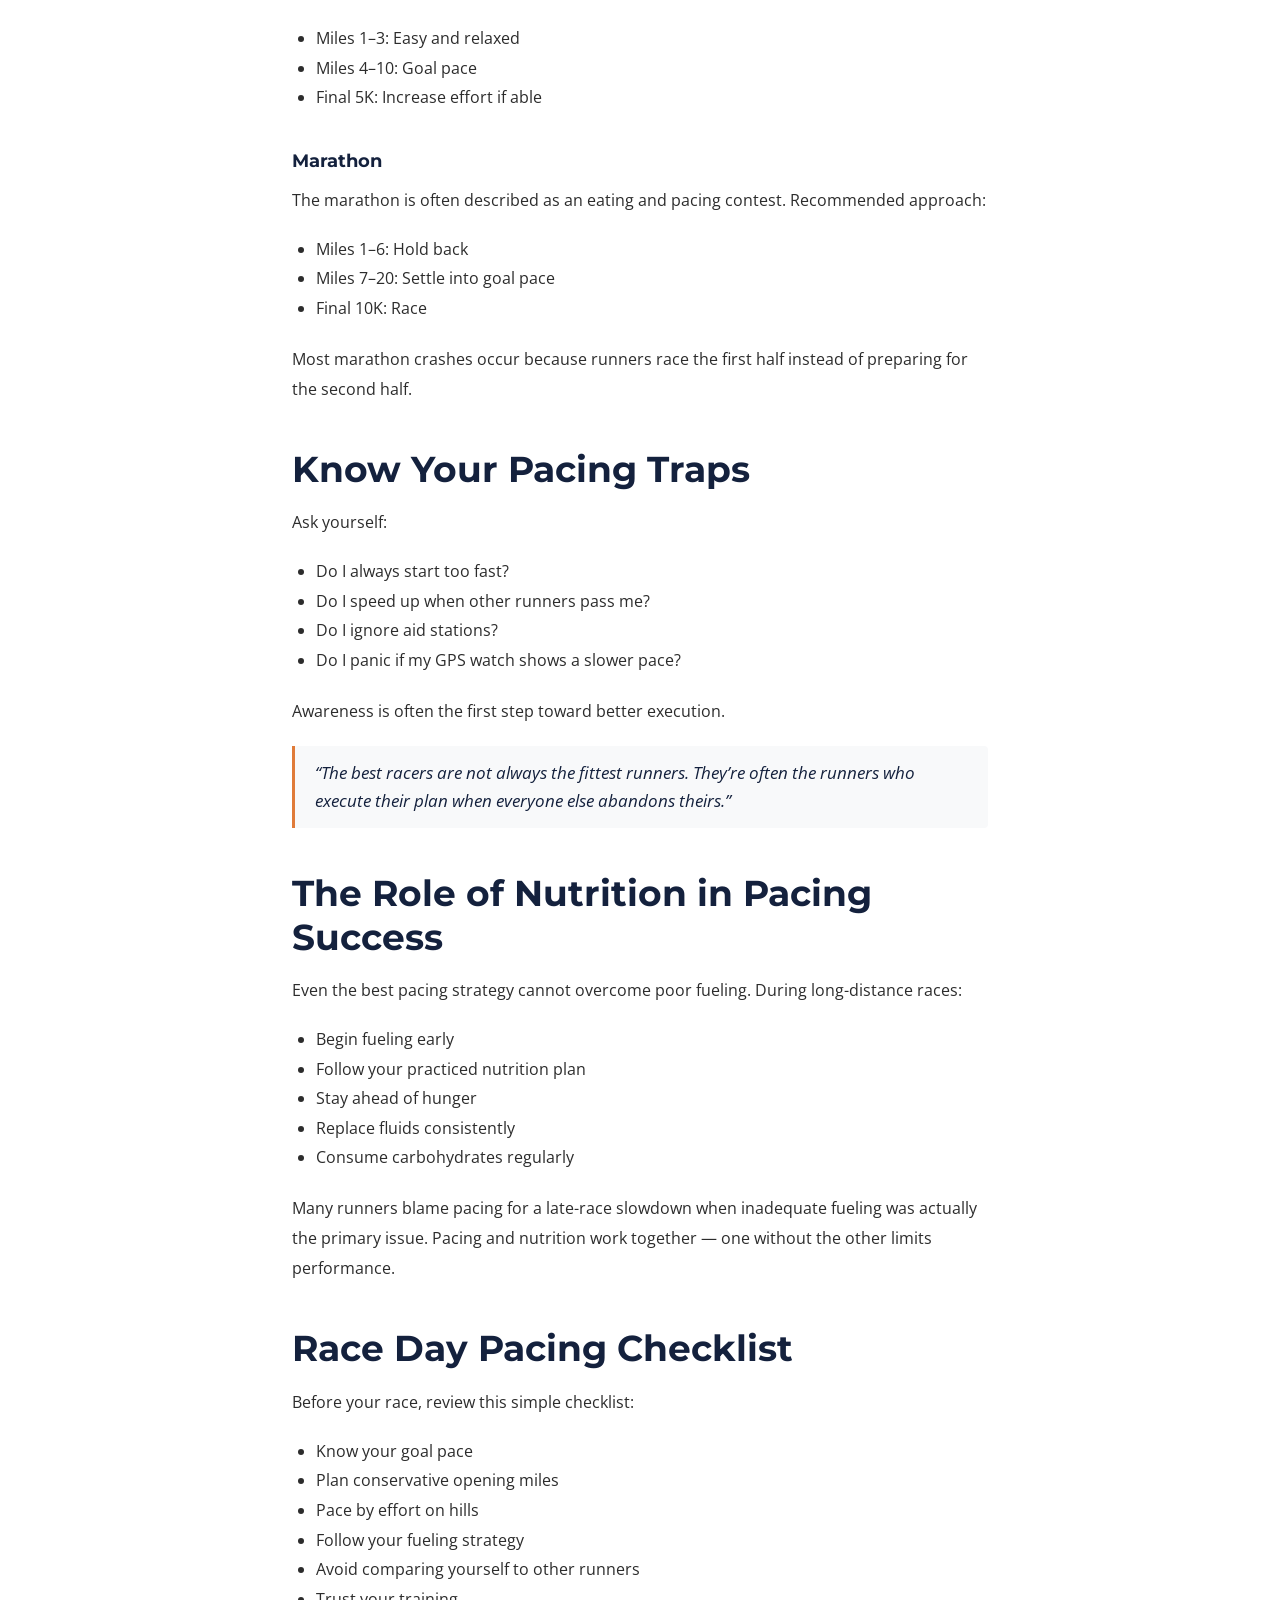
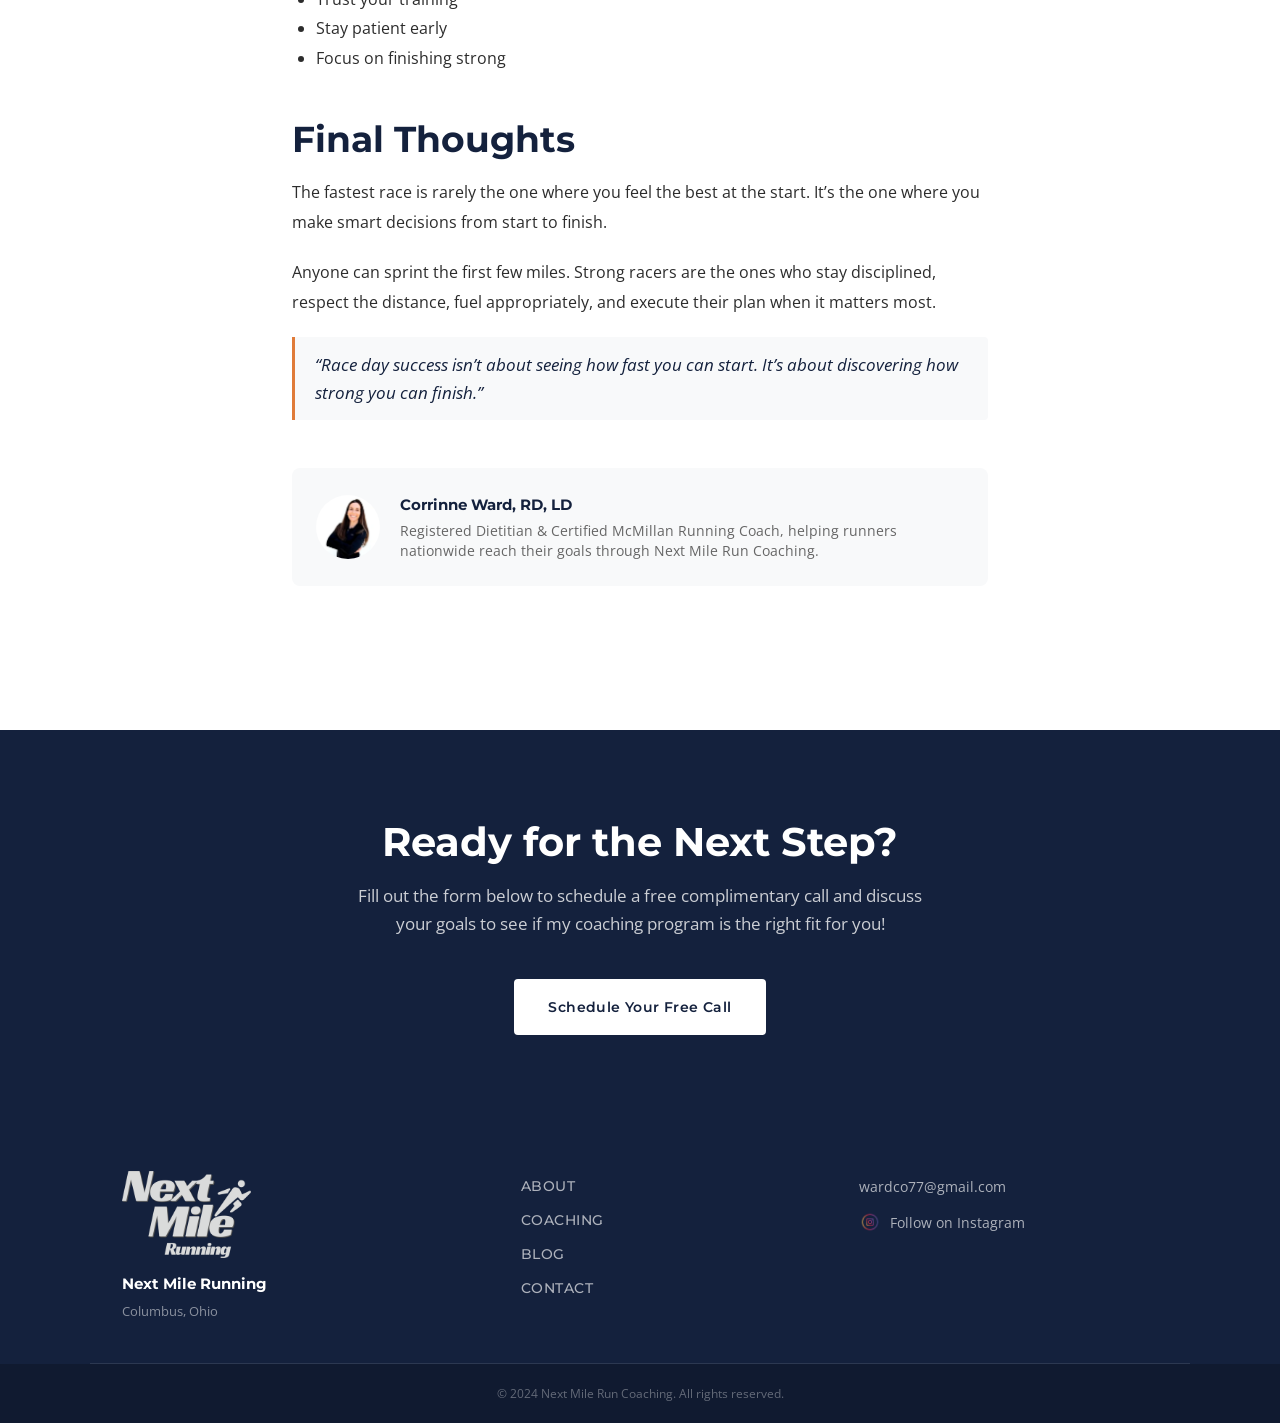
<file: blog/race-pacing-guide/index.html>
<!DOCTYPE html>
<html lang="en">
<head>
    <meta charset="UTF-8">
    <meta name="viewport" content="width=device-width, initial-scale=1.0">
    <title>Guide to Race Pacing: How to Avoid Blowing Up and Finish Strong | Next Mile Run Coaching</title>
    <meta name="description" content="Why starting too fast ruins race day, and the conservative pacing strategy that helps runners from the 5K to the marathon finish strong.">
    <link rel="canonical" href="https://nextmileruncoaching.com/blog/race-pacing-guide/">

    <!-- Favicons -->
    <link rel="icon" href="/favicon.ico" sizes="any">
    <link rel="icon" type="image/png" sizes="192x192" href="/img/icon-192.png">
    <link rel="icon" type="image/png" sizes="512x512" href="/img/icon-512.png">
    <link rel="apple-touch-icon" href="/img/apple-touch-icon.png">

    <!-- Open Graph / Twitter Card -->
    <meta property="og:type" content="article">
    <meta property="og:title" content="Guide to Race Pacing: How to Avoid Blowing Up and Finish Strong">
    <meta property="og:description" content="Why starting too fast ruins race day, and the conservative pacing strategy that helps runners from the 5K to the marathon finish strong.">
    <meta property="og:url" content="https://nextmileruncoaching.com/blog/race-pacing-guide/">
    <meta property="og:image" content="https://nextmileruncoaching.com/img/og-image.png">
    <meta property="og:image:width" content="1200">
    <meta property="og:image:height" content="630">
    <meta name="twitter:card" content="summary_large_image">
    <meta name="twitter:title" content="Guide to Race Pacing: How to Avoid Blowing Up and Finish Strong">
    <meta name="twitter:description" content="Why starting too fast ruins race day, and the conservative pacing strategy that helps runners from the 5K to the marathon finish strong.">
    <meta name="twitter:image" content="https://nextmileruncoaching.com/img/og-image.png">

    <!-- Structured data -->
    <script type="application/ld+json">
    {
        "@context": "https://schema.org",
        "@type": "BlogPosting",
        "headline": "Guide to Race Pacing: How to Avoid Blowing Up and Finish Strong",
        "description": "Why starting too fast ruins race day, and the conservative pacing strategy that helps runners from the 5K to the marathon finish strong.",
        "image": "https://nextmileruncoaching.com/img/og-image.png",
        "datePublished": "2026-09-14",
        "dateModified": "2026-09-14",
        "mainEntityOfPage": "https://nextmileruncoaching.com/blog/race-pacing-guide/",
        "author": {
            "@type": "Person",
            "name": "Corrinne Ward",
            "jobTitle": "Registered Dietitian & Certified McMillan Running Coach"
        },
        "publisher": {
            "@type": "ProfessionalService",
            "name": "Next Mile Run Coaching",
            "url": "https://nextmileruncoaching.com/"
        }
    }
    </script>

    <link rel="stylesheet" href="../../style.css">
    <link rel="preconnect" href="https://fonts.googleapis.com">
    <link rel="preconnect" href="https://fonts.gstatic.com" crossorigin>
    <link href="https://fonts.googleapis.com/css2?family=Montserrat:wght@300;400;500;600;700;800;900&family=Open+Sans:ital,wght@0,300;0,400;0,600;1,400&display=swap" rel="stylesheet">
</head>
<body>

    <!-- HEADER -->
    <header id="header">
        <div class="header-inner">
            <a href="/" class="logo-link">
                <img
                    src="../../img/NextMileLogoWhite.png"
                    alt="Next Mile Run Coaching"
                    class="logo"
                >
            </a>
            <nav>
                <ul class="nav-links">
                    <li><a href="/#about">About</a></li>
                    <li><a href="/#coaching">Coaching</a></li>
                    <li><a href="/blog/">Blog</a></li>
                    <li><a href="/#contact">Contact</a></li>
                </ul>
                <button class="hamburger" aria-label="Toggle navigation menu">
                    <span></span>
                    <span></span>
                    <span></span>
                </button>
            </nav>
        </div>
        <div class="mobile-menu" id="mobileMenu">
            <ul>
                <li><a href="/#about">About</a></li>
                <li><a href="/#coaching">Coaching</a></li>
                <li><a href="/blog/">Blog</a></li>
                <li><a href="/#contact">Contact</a></li>
            </ul>
        </div>
    </header>

    <!-- PAGE HEADER -->
    <section class="page-header">
        <div class="container">
            <span class="label">Training &amp; Racing</span>
            <h1>Guide to Race Pacing: How to Avoid Blowing Up and Finish Strong</h1>
            <div class="article-meta-bar">
                <span>By Corrinne Ward</span>
                <span>&bull;</span>
                <span>September 14, 2026</span>
            </div>
        </div>
    </section>

    <!-- ARTICLE -->
    <section class="article-section">
        <div class="container-narrow">
            <a href="/blog/" class="back-to-blog">&larr; Back to Blog</a>

            <div class="article-body">
                <p>One of the biggest mistakes runners make on race day has nothing to do with fitness, nutrition, or training.</p>

                <p><strong>It&rsquo;s pacing.</strong></p>

                <p>Every year, runners spend months preparing for a race only to sabotage their performance by starting too fast. The excitement of race morning, adrenaline from the crowd, and fresh legs can trick even experienced runners into running significantly faster than planned.</p>

                <p>The result? A painful second half, dramatic slowing, muscle fatigue, GI distress, and an overall disappointing experience.</p>

                <p>The good news is that smart pacing is a skill that can be learned. Whether you&rsquo;re preparing for your first 5K or chasing a marathon PR, having a pacing strategy can be the difference between simply finishing and performing at your best.</p>

                <h2>Why Pacing Matters</h2>
                <p>Think of your energy stores like a bank account. Every step you take during a race requires a withdrawal. If you spend too much energy early, you&rsquo;ll have very little left when you need it most in the later miles.</p>
                <p>Starting too aggressively causes:</p>
                <ul>
                    <li>Early glycogen depletion</li>
                    <li>Increased heart rate and perceived effort</li>
                    <li>Greater muscle damage</li>
                    <li>Increased risk of cramping</li>
                    <li>Reduced overall performance</li>
                </ul>
                <p>Even pacing allows you to distribute your effort efficiently throughout the race, preserving energy for a stronger finish.</p>

                <h2>The Problem with Starting Too Fast</h2>
                <p>Many runners report feeling &ldquo;amazing&rdquo; during the first few miles of a race. That&rsquo;s exactly why pacing mistakes happen.</p>
                <p>Race day adrenaline can make goal pace feel easy, causing runners to unknowingly run 15&ndash;30 seconds per mile faster than planned. While this may seem insignificant early on, the effects compound over the course of the race.</p>
                <p>For example, a runner targeting a 10:00 per mile marathon pace who starts at 9:30 per mile may burn through valuable glycogen stores long before reaching the final 10K.</p>
                <blockquote>&ldquo;What feels easy at Mile 2 rarely feels easy at Mile 22.&rdquo;</blockquote>

                <h2>The Best Race Day Pacing Strategy: Conservative Start</h2>
                <p>This approach is often associated with the strongest race performances because it allows runners to:</p>
                <ul>
                    <li>Conserve energy early</li>
                    <li>Settle into rhythm gradually</li>
                    <li>Maintain confidence throughout the race</li>
                    <li>Finish strong instead of surviving</li>
                </ul>

                <h3>Example Marathon Pacing</h3>
                <table>
                    <thead>
                        <tr><th>Segment</th><th>Pace</th></tr>
                    </thead>
                    <tbody>
                        <tr><td>Miles 1&ndash;6</td><td>10&ndash;15 sec slower than goal pace</td></tr>
                        <tr><td>Miles 7&ndash;20</td><td>Goal pace</td></tr>
                        <tr><td>Miles 21&ndash;26.2</td><td>Slightly faster if feeling strong</td></tr>
                    </tbody>
                </table>
                <p>Rather than fighting through the second half, runners who use this approach often find themselves passing exhausted competitors during the final miles.</p>

                <h2>Pacing Strategies by Race Distance</h2>

                <h3>5K</h3>
                <p>The 5K is short enough to run aggressively but still requires control early. Recommended approach:</p>
                <ul>
                    <li>Mile 1: Slightly conservative</li>
                    <li>Mile 2: Goal effort</li>
                    <li>Final mile: Increase effort progressively</li>
                </ul>

                <h3>10K</h3>
                <p>The 10K rewards patience. Recommended approach:</p>
                <ul>
                    <li>First 2 miles: Controlled effort</li>
                    <li>Middle miles: Goal pace</li>
                    <li>Final 1&ndash;2 miles: Competitive effort</li>
                </ul>

                <h3>Half Marathon</h3>
                <p>The half marathon requires balancing speed and endurance. Recommended approach:</p>
                <ul>
                    <li>Miles 1&ndash;3: Easy and relaxed</li>
                    <li>Miles 4&ndash;10: Goal pace</li>
                    <li>Final 5K: Increase effort if able</li>
                </ul>

                <h3>Marathon</h3>
                <p>The marathon is often described as an eating and pacing contest. Recommended approach:</p>
                <ul>
                    <li>Miles 1&ndash;6: Hold back</li>
                    <li>Miles 7&ndash;20: Settle into goal pace</li>
                    <li>Final 10K: Race</li>
                </ul>
                <p>Most marathon crashes occur because runners race the first half instead of preparing for the second half.</p>

                <h2>Know Your Pacing Traps</h2>
                <p>Ask yourself:</p>
                <ul>
                    <li>Do I always start too fast?</li>
                    <li>Do I speed up when other runners pass me?</li>
                    <li>Do I ignore aid stations?</li>
                    <li>Do I panic if my GPS watch shows a slower pace?</li>
                </ul>
                <p>Awareness is often the first step toward better execution.</p>
                <blockquote>&ldquo;The best racers are not always the fittest runners. They&rsquo;re often the runners who execute their plan when everyone else abandons theirs.&rdquo;</blockquote>

                <h2>The Role of Nutrition in Pacing Success</h2>
                <p>Even the best pacing strategy cannot overcome poor fueling. During long-distance races:</p>
                <ul>
                    <li>Begin fueling early</li>
                    <li>Follow your practiced nutrition plan</li>
                    <li>Stay ahead of hunger</li>
                    <li>Replace fluids consistently</li>
                    <li>Consume carbohydrates regularly</li>
                </ul>
                <p>Many runners blame pacing for a late-race slowdown when inadequate fueling was actually the primary issue. Pacing and nutrition work together &mdash; one without the other limits performance.</p>

                <h2>Race Day Pacing Checklist</h2>
                <p>Before your race, review this simple checklist:</p>
                <ul>
                    <li>Know your goal pace</li>
                    <li>Plan conservative opening miles</li>
                    <li>Pace by effort on hills</li>
                    <li>Follow your fueling strategy</li>
                    <li>Avoid comparing yourself to other runners</li>
                    <li>Trust your training</li>
                    <li>Stay patient early</li>
                    <li>Focus on finishing strong</li>
                </ul>

                <h2>Final Thoughts</h2>
                <p>The fastest race is rarely the one where you feel the best at the start. It&rsquo;s the one where you make smart decisions from start to finish.</p>
                <p>Anyone can sprint the first few miles. Strong racers are the ones who stay disciplined, respect the distance, fuel appropriately, and execute their plan when it matters most.</p>
                <blockquote>&ldquo;Race day success isn&rsquo;t about seeing how fast you can start. It&rsquo;s about discovering how strong you can finish.&rdquo;</blockquote>
            </div>

            <div class="author-box">
                <img src="../../img/profile-pic.webp" alt="Corrinne Ward">
                <div>
                    <h4>Corrinne Ward, RD, LD</h4>
                    <p>Registered Dietitian &amp; Certified McMillan Running Coach, helping runners nationwide reach their goals through Next Mile Run Coaching.</p>
                </div>
            </div>
        </div>
    </section>

    <!-- CTA BANNER -->
    <section id="cta">
        <div class="container cta-inner">
            <h2>Ready for the Next Step?</h2>
            <p>Fill out the form below to schedule a free complimentary call and discuss your goals to see if my coaching program is the right fit for you!</p>
            <a href="/#contact" class="btn btn-light">Schedule Your Free Call</a>
        </div>
    </section>

    <!-- FOOTER -->
    <footer id="footer">
        <div class="container footer-inner">
            <div class="footer-brand">
                <img
                    src="../../img/NextMileLogoWhite.png"
                    alt="Next Mile Running"
                    class="footer-logo"
                >
                <p class="footer-name">Next Mile Running</p>
                <p class="footer-location">Columbus, Ohio</p>
            </div>
            <div class="footer-links">
                <a href="/#about">About</a>
                <a href="/#coaching">Coaching</a>
                <a href="/blog/">Blog</a>
                <a href="/#contact">Contact</a>
            </div>
            <div class="footer-social">
                <a href="mailto:wardco77@gmail.com">wardco77@gmail.com</a>
                <a href="https://www.instagram.com/nextmilecoach/" target="_blank" rel="noopener" class="ig-link">
                    <img
                        src="../../img/instagram-icon.webp"
                        alt="Instagram"
                        class="ig-icon"
                    >
                    Follow on Instagram
                </a>
            </div>
        </div>
        <div class="footer-bottom">
            <p>&copy; 2024 Next Mile Run Coaching. All rights reserved.</p>
        </div>
    </footer>

    <script>
        // Hamburger toggle
        const hamburger = document.querySelector('.hamburger');
        hamburger.addEventListener('click', () => {
            hamburger.classList.toggle('open');
            document.getElementById('mobileMenu').classList.toggle('open');
        });

        // Header shadow on scroll
        window.addEventListener('scroll', () => {
            document.getElementById('header').classList.toggle('scrolled', window.scrollY > 40);
        });
    </script>
</body>
</html>
</file>
<file: style.css>
/* =============================================
   NEXT MILE RUN COACHING — Static Site Styles
   ============================================= */

/* ===== RESET & BASE ===== */
*, *::before, *::after {
    box-sizing: border-box;
    margin: 0;
    padding: 0;
}

:root {
    --navy:        #14213d;
    --navy-mid:    #1e2f54;
    --navy-light:  #253a66;
    --accent:      #e07b39;
    --accent-dark: #c46a28;
    --white:       #ffffff;
    --off-white:   #f8f9fa;
    --text:        #2c2c2c;
    --text-muted:  #666666;
    --border:      #e0e0e0;
    --font-head:   'Montserrat', sans-serif;
    --font-body:   'Open Sans', sans-serif;
    --radius:      8px;
    --shadow-sm:   0 4px 16px rgba(0,0,0,.07);
    --shadow-md:   0 10px 36px rgba(0,0,0,.12);
    --shadow-lg:   0 20px 60px rgba(0,0,0,.15);
}

html { scroll-behavior: smooth; }

body {
    font-family: var(--font-body);
    color: var(--text);
    background: var(--white);
    line-height: 1.7;
    -webkit-font-smoothing: antialiased;
}

img { max-width: 100%; height: auto; display: block; }

a { color: inherit; }

/* ===== LAYOUT ===== */
.container {
    max-width: 1100px;
    margin: 0 auto;
    padding: 0 2rem;
}

/* ===== TYPOGRAPHY ===== */
h2 {
    font-family: var(--font-head);
    font-weight: 700;
    font-size: clamp(1.75rem, 3vw, 2.25rem);
    color: var(--navy);
    line-height: 1.2;
}

h3 {
    font-family: var(--font-head);
    font-weight: 700;
    line-height: 1.3;
}

.label {
    display: block;
    font-family: var(--font-head);
    font-size: 0.72rem;
    font-weight: 700;
    text-transform: uppercase;
    letter-spacing: 3px;
    color: var(--accent);
    margin-bottom: 0.5rem;
}

.section-header {
    text-align: center;
    margin-bottom: 3rem;
}

/* ===== BUTTONS ===== */
.btn {
    display: inline-block;
    padding: 0.875rem 2rem;
    border-radius: 4px;
    font-family: var(--font-head);
    font-weight: 600;
    font-size: 0.9rem;
    text-decoration: none;
    letter-spacing: 0.4px;
    transition: background 0.22s ease, color 0.22s ease, border-color 0.22s ease, transform 0.18s ease;
    cursor: pointer;
    border: 2px solid transparent;
    text-align: center;
}

.btn:hover { transform: translateY(-1px); }

.btn-accent {
    background: var(--accent);
    color: var(--white);
    border-color: var(--accent);
}
.btn-accent:hover {
    background: var(--accent-dark);
    border-color: var(--accent-dark);
}

.btn-outline {
    background: transparent;
    color: var(--navy);
    border-color: var(--navy);
}
.btn-outline:hover {
    background: var(--navy);
    color: var(--white);
}

.btn-light {
    background: var(--white);
    color: var(--navy);
    border-color: var(--white);
}
.btn-light:hover {
    background: transparent;
    color: var(--white);
    border-color: var(--white);
}

.btn-full { width: 100%; display: block; }

/* ===== HEADER ===== */
#header {
    position: fixed;
    top: 0; left: 0; right: 0;
    z-index: 100;
    background: var(--navy);
    transition: box-shadow 0.3s ease;
}

#header.scrolled {
    box-shadow: 0 2px 24px rgba(0,0,0,.35);
}

.header-inner {
    display: flex;
    align-items: center;
    justify-content: space-between;
    padding: 1rem 2rem;
    max-width: 1200px;
    margin: 0 auto;
}

.logo-link { display: flex; align-items: center; }

.logo {
    height: 85px;
    width: auto;
}

nav {
    display: flex;
    align-items: center;
    gap: 1rem;
}

.nav-links {
    display: flex;
    list-style: none;
    gap: 2rem;
}

.nav-links a {
    color: var(--white);
    text-decoration: none;
    font-family: var(--font-head);
    font-size: 0.85rem;
    font-weight: 600;
    letter-spacing: 1px;
    text-transform: uppercase;
    transition: color 0.2s;
}

.nav-links a:hover { color: var(--accent); }

/* Hamburger */
.hamburger {
    display: none;
    flex-direction: column;
    gap: 5px;
    background: none;
    border: none;
    cursor: pointer;
    padding: 4px;
}

.hamburger span {
    display: block;
    width: 24px;
    height: 2px;
    background: var(--white);
    transition: transform 0.3s ease, opacity 0.2s ease;
}

.hamburger.open span:nth-child(1) { transform: translateY(7px) rotate(45deg); }
.hamburger.open span:nth-child(2) { opacity: 0; }
.hamburger.open span:nth-child(3) { transform: translateY(-7px) rotate(-45deg); }

/* Mobile menu */
.mobile-menu {
    display: none;
    background: var(--navy-mid);
    padding: 1rem 2rem 1.5rem;
}

.mobile-menu.open { display: block; }

.mobile-menu ul {
    list-style: none;
    display: flex;
    flex-direction: column;
    gap: 1rem;
}

.mobile-menu a {
    color: var(--white);
    text-decoration: none;
    font-family: var(--font-head);
    font-size: 1rem;
    font-weight: 600;
    text-transform: uppercase;
    letter-spacing: 1px;
}

/* ===== HERO ===== */
#hero {
    position: relative;
    min-height: 100vh;
    display: flex;
    align-items: center;
    justify-content: center;
    overflow: hidden;
}

.hero-bg {
    position: absolute;
    inset: 0;
    background-size: cover;
    background-position: center;
    background-repeat: no-repeat;
}

.hero-overlay {
    position: absolute;
    inset: 0;
    background: linear-gradient(
        140deg,
        rgba(20, 33, 61, 0.88) 0%,
        rgba(20, 33, 61, 0.60) 100%
    );
}

.hero-content {
    position: relative;
    z-index: 2;
    text-align: center;
    padding: 2rem;
    max-width: 820px;
}

.hero-content h1 {
    font-family: var(--font-head);
    font-weight: 900;
    font-size: clamp(2.75rem, 7.5vw, 5.25rem);
    color: var(--white);
    display: flex;
    flex-direction: column;
    line-height: 1.08;
    margin-bottom: 1.5rem;
    gap: 0.05em;
}

.hero-content h1 span { display: block; }

.hero-tagline {
    font-size: 1.05rem;
    color: rgba(255, 255, 255, 0.82);
    margin-bottom: 2.5rem;
    font-weight: 300;
    letter-spacing: 0.5px;
}

/* ===== ABOUT ===== */
#about {
    padding: 6rem 0;
    background: var(--white);
}

.about-grid {
    display: grid;
    grid-template-columns: 1fr 1.4fr;
    gap: 4.5rem;
    align-items: start;
}

.about-photo img {
    width: 100%;
    border-radius: var(--radius);
    box-shadow: var(--shadow-lg);
    object-fit: cover;
    aspect-ratio: 3 / 4;
}

.about-text .label { margin-bottom: 0.4rem; }

.about-text h2 {
    font-size: clamp(1.6rem, 2.5vw, 2rem);
    margin-bottom: 1rem;
}

.credentials {
    display: flex;
    flex-wrap: wrap;
    gap: 0.5rem;
    margin-bottom: 1.75rem;
}

.credentials span {
    background: var(--off-white);
    border: 1px solid var(--border);
    padding: 0.3rem 0.85rem;
    border-radius: 100px;
    font-size: 0.78rem;
    font-family: var(--font-head);
    font-weight: 600;
    color: var(--navy);
    letter-spacing: 0.2px;
}

blockquote {
    border-left: 3px solid var(--accent);
    padding: 0.85rem 1.25rem;
    margin: 0 0 1.5rem;
    font-size: 1.05rem;
    font-style: italic;
    color: var(--navy);
    background: var(--off-white);
    border-radius: 0 4px 4px 0;
    line-height: 1.65;
}

.about-text p {
    color: var(--text-muted);
    margin-bottom: 1rem;
    line-height: 1.8;
    font-size: 0.97rem;
}

/* Personal Records */
.prs {
    margin-top: 2rem;
    padding: 1.5rem 1.75rem;
    background: var(--navy);
    border-radius: var(--radius);
    color: var(--white);
}

.prs h3 {
    font-family: var(--font-head);
    font-size: 0.72rem;
    text-transform: uppercase;
    letter-spacing: 2.5px;
    color: var(--accent);
    margin-bottom: 1.1rem;
    font-weight: 700;
}

.pr-grid {
    display: grid;
    grid-template-columns: repeat(4, 1fr);
    gap: 0.5rem;
    text-align: center;
}

.pr-item {
    display: flex;
    flex-direction: column;
    gap: 0.3rem;
    padding: 0.5rem 0;
    border-right: 1px solid rgba(255,255,255,.12);
}

.pr-item:last-child { border-right: none; }

.pr-race {
    font-size: 0.7rem;
    text-transform: uppercase;
    letter-spacing: 1px;
    color: rgba(255,255,255,.55);
    font-family: var(--font-head);
    font-weight: 600;
}

.pr-time {
    font-size: 1.2rem;
    font-weight: 800;
    font-family: var(--font-head);
    color: var(--white);
}

.pr-time small {
    display: block;
    font-size: 0.65rem;
    font-weight: 500;
    color: var(--accent);
    letter-spacing: 0.5px;
    margin-top: 1px;
}

/* ===== COACHING PACKAGES ===== */
#coaching {
    padding: 6rem 0;
    background: var(--off-white);
}

.packages-grid {
    display: grid;
    grid-template-columns: repeat(3, 1fr);
    gap: 1.5rem;
    margin-bottom: 2.5rem;
    align-items: stretch;
}

.package-card {
    background: var(--white);
    border-radius: var(--radius);
    overflow: hidden;
    box-shadow: var(--shadow-sm);
    display: flex;
    flex-direction: column;
    transition: transform 0.25s ease, box-shadow 0.25s ease;
}

.package-card:hover {
    transform: translateY(-5px);
    box-shadow: var(--shadow-md);
}

.package-featured {
    box-shadow: var(--shadow-md);
    transform: scale(1.03);
    border: 2px solid var(--accent);
}

.package-featured:hover {
    transform: scale(1.03) translateY(-5px);
    box-shadow: var(--shadow-lg);
}

.package-img {
    height: 210px;
    overflow: hidden;
    flex-shrink: 0;
}

.package-img img {
    width: 100%;
    height: 100%;
    object-fit: cover;
    transition: transform 0.45s ease;
}

.package-card:hover .package-img img { transform: scale(1.06); }

.package-body {
    padding: 1.75rem;
    display: flex;
    flex-direction: column;
    flex: 1;
}

.package-badge {
    display: inline-block;
    background: var(--accent);
    color: var(--white);
    font-size: 0.68rem;
    font-weight: 700;
    text-transform: uppercase;
    letter-spacing: 1.5px;
    padding: 0.25rem 0.65rem;
    border-radius: 100px;
    margin-bottom: 0.85rem;
    font-family: var(--font-head);
    width: fit-content;
}

.package-body h3 {
    font-size: 1.05rem;
    color: var(--navy);
    margin-bottom: 0.5rem;
    line-height: 1.35;
}

.package-price {
    font-size: 2.1rem;
    font-weight: 900;
    font-family: var(--font-head);
    color: var(--navy);
    margin-bottom: 1.1rem;
    line-height: 1;
}

.package-price span {
    font-size: 0.95rem;
    font-weight: 400;
    color: var(--text-muted);
}

.package-body ul {
    list-style: none;
    margin-bottom: 1.5rem;
    flex: 1;
    display: flex;
    flex-direction: column;
    gap: 0.4rem;
}

.package-body ul li {
    padding-left: 1.35rem;
    position: relative;
    font-size: 0.88rem;
    color: var(--text-muted);
    line-height: 1.55;
}

.package-body ul li::before {
    content: '✓';
    position: absolute;
    left: 0;
    color: var(--accent);
    font-weight: 700;
}

.package-body .btn { width: 100%; }

/* Holiday special */
.package-img { position: relative; }

.holiday-ribbon {
    position: absolute;
    top: 1rem;
    left: 0;
    z-index: 1;
    background: var(--navy);
    color: var(--white);
    font-family: var(--font-head);
    font-size: 0.78rem;
    font-weight: 700;
    text-transform: uppercase;
    letter-spacing: 1.5px;
    padding: 0.45rem 1rem;
    border-radius: 0 100px 100px 0;
    box-shadow: var(--shadow-sm);
}

.price-was {
    font-size: 1.35rem;
    font-weight: 600;
    color: var(--text-muted);
    text-decoration-color: var(--accent);
    text-decoration-thickness: 2px;
    margin-right: 0.35rem;
}


.package-price span { white-space: nowrap; }

.price-note {
    font-size: 0.85rem;
    color: var(--accent-dark);
    font-weight: 600;
    line-height: 1.5;
    margin: -0.4rem 0 1.1rem;
}

.price-note strong { color: var(--navy); }

/* Group photo */
.group-photo {
    border-radius: var(--radius);
    overflow: hidden;
    height: 380px;
}

.group-photo img {
    width: 100%;
    height: 100%;
    object-fit: cover;
    object-position: center 52%;
}

/* ===== REVIEWS ===== */
#reviews {
    padding: 6rem 0;
    background: var(--white);
}

/* Two balanced columns; cards flow top-to-bottom so long and short reviews pack together */
.reviews-grid {
    columns: 2;
    column-gap: 1.5rem;
    max-width: 1000px;
    margin: 0 auto;
}

.review-card {
    background: var(--off-white);
    border-radius: var(--radius);
    border-top: 4px solid var(--accent);
    padding: 2.25rem 2rem 2rem;
    box-shadow: var(--shadow-sm);
    break-inside: avoid;
    margin: 0 0 1.5rem;
}

.review-quote-mark {
    font-family: Georgia, serif;
    font-size: 4rem;
    line-height: 0.6;
    color: var(--accent);
    margin-bottom: 0.75rem;
}

.review-card blockquote {
    border: none;
    background: none;
    padding: 0;
    margin: 0 0 1.5rem;
    font-size: 1.02rem;
    line-height: 1.75;
}

.review-card blockquote p + p { margin-top: 0.9rem; }

.review-card figcaption {
    display: flex;
    flex-direction: column;
    gap: 0.1rem;
}

.review-name {
    font-family: var(--font-head);
    font-weight: 700;
    color: var(--navy);
}

.review-date {
    font-size: 0.82rem;
    color: var(--text-muted);
}

/* ===== CTA BANNER ===== */
#cta {
    background: var(--navy);
    padding: 5.5rem 0;
    text-align: center;
}

.cta-inner h2 {
    color: var(--white);
    font-size: clamp(1.8rem, 3.5vw, 2.5rem);
    margin-bottom: 1rem;
}

.cta-inner p {
    color: rgba(255,255,255,.78);
    font-size: 1.05rem;
    max-width: 580px;
    margin: 0 auto 2.5rem;
    line-height: 1.7;
}

/* ===== CONTACT ===== */
#contact {
    padding: 6rem 0;
    background: var(--white);
}

.contact-grid {
    display: grid;
    grid-template-columns: 1fr 1.5fr;
    gap: 4rem;
    align-items: start;
}

.contact-info > p {
    color: var(--text-muted);
    margin-bottom: 2rem;
    font-size: 1rem;
    line-height: 1.75;
}

.contact-details {
    display: flex;
    flex-direction: column;
    gap: 1.5rem;
}

.contact-item {
    display: flex;
    flex-direction: column;
    gap: 0.25rem;
}

.contact-item strong {
    font-family: var(--font-head);
    font-size: 0.72rem;
    text-transform: uppercase;
    letter-spacing: 1.5px;
    color: var(--navy);
}

.contact-item a,
.contact-item span {
    font-size: 0.95rem;
    color: var(--text-muted);
    text-decoration: none;
    transition: color 0.2s;
}

.contact-item a:hover { color: var(--accent); }

/* Form */
.contact-form {
    display: flex;
    flex-direction: column;
    gap: 1.25rem;
}

.form-group {
    display: flex;
    flex-direction: column;
    gap: 0.4rem;
}

.form-group label {
    font-family: var(--font-head);
    font-size: 0.82rem;
    font-weight: 600;
    color: var(--navy);
    letter-spacing: 0.2px;
}

.form-group input,
.form-group textarea {
    padding: 0.875rem 1rem;
    border: 1.5px solid var(--border);
    border-radius: 6px;
    font-family: var(--font-body);
    font-size: 0.95rem;
    color: var(--text);
    background: var(--white);
    transition: border-color 0.2s, box-shadow 0.2s;
    outline: none;
}

.form-group input:focus,
.form-group textarea:focus {
    border-color: var(--navy);
    box-shadow: 0 0 0 3px rgba(20,33,61,.08);
}

.form-group textarea { resize: vertical; }

/* ===== FOOTER ===== */
#footer {
    background: var(--navy);
    color: var(--white);
    padding: 3rem 0 0;
}

.footer-inner {
    display: grid;
    grid-template-columns: 1.2fr 1fr 1fr;
    gap: 2.5rem;
    padding-bottom: 2.5rem;
    border-bottom: 1px solid rgba(255,255,255,.1);
    align-items: start;
}

.footer-logo {
    height: 87px;
    width: auto;
    margin-bottom: 0.8rem;
}

.footer-name {
    font-family: var(--font-head);
    font-weight: 700;
    font-size: 0.95rem;
    margin-bottom: 0.2rem;
}

.footer-location {
    font-size: 0.83rem;
    color: rgba(255,255,255,.5);
}

.footer-links {
    display: flex;
    flex-direction: column;
    gap: 0.7rem;
    padding-top: 0.2rem;
}

.footer-links a {
    color: rgba(255,255,255,.65);
    text-decoration: none;
    font-family: var(--font-head);
    font-size: 0.85rem;
    font-weight: 500;
    text-transform: uppercase;
    letter-spacing: 0.5px;
    transition: color 0.2s;
}

.footer-links a:hover { color: var(--accent); }

.footer-social {
    display: flex;
    flex-direction: column;
    gap: 0.75rem;
    padding-top: 0.2rem;
}

.footer-social a {
    color: rgba(255,255,255,.65);
    text-decoration: none;
    font-size: 0.88rem;
    transition: color 0.2s;
}

.footer-social a:hover { color: var(--accent); }

.ig-link {
    display: flex;
    align-items: center;
    gap: 0.55rem;
}

.ig-icon {
    width: 22px;
    height: 22px;
    border-radius: 6px;
    object-fit: contain;
    flex-shrink: 0;
}

.footer-bottom {
    text-align: center;
    padding: 1.2rem;
    background: rgba(0,0,0,.22);
    font-size: 0.78rem;
    color: rgba(255,255,255,.35);
}

/* ===== PAGE HEADER (interior pages: blog index, articles) ===== */
.page-header {
    background: var(--navy);
    color: var(--white);
    padding: 150px 0 4rem;
    text-align: center;
}

.page-header .label { color: var(--accent); }

.page-header h1 {
    font-family: var(--font-head);
    font-weight: 800;
    font-size: clamp(2rem, 4vw, 3rem);
    color: var(--white);
    margin-bottom: 0.75rem;
    line-height: 1.2;
}

.page-header p {
    color: rgba(255,255,255,.75);
    max-width: 600px;
    margin: 0 auto;
    font-size: 1.05rem;
    line-height: 1.7;
}

.article-meta-bar {
    display: flex;
    justify-content: center;
    flex-wrap: wrap;
    gap: 0.9rem;
    margin-top: 1.25rem;
    color: rgba(255,255,255,.6);
    font-size: 0.85rem;
    font-family: var(--font-head);
}

/* ===== BLOG LISTING ===== */
#blog-posts {
    padding: 5rem 0 6rem;
    background: var(--white);
}

.post-grid {
    display: grid;
    grid-template-columns: repeat(auto-fit, minmax(300px, 1fr));
    gap: 2rem;
}

.post-card {
    background: var(--white);
    border-radius: var(--radius);
    overflow: hidden;
    box-shadow: var(--shadow-sm);
    display: flex;
    flex-direction: column;
    transition: transform 0.25s ease, box-shadow 0.25s ease;
}

.post-card:hover {
    transform: translateY(-5px);
    box-shadow: var(--shadow-md);
}

.post-card-img { height: 200px; overflow: hidden; flex-shrink: 0; }

.post-card-img img {
    width: 100%;
    height: 100%;
    object-fit: cover;
    transition: transform 0.45s ease;
}

.post-card:hover .post-card-img img { transform: scale(1.06); }

.post-card-body {
    padding: 1.75rem;
    display: flex;
    flex-direction: column;
    flex: 1;
}

.post-card-body .label { margin-bottom: 0.6rem; }

.post-card-body h3 {
    font-size: 1.15rem;
    color: var(--navy);
    margin-bottom: 0.65rem;
    line-height: 1.35;
}

.post-card-body h3 a {
    color: inherit;
    text-decoration: none;
    transition: color 0.2s;
}

.post-card-body h3 a:hover { color: var(--accent); }

.post-excerpt {
    color: var(--text-muted);
    font-size: 0.92rem;
    line-height: 1.7;
    margin-bottom: 1.25rem;
    flex: 1;
}

.post-meta {
    display: flex;
    justify-content: space-between;
    align-items: center;
    padding-top: 0.85rem;
    border-top: 1px solid var(--border);
    font-size: 0.78rem;
    color: var(--text-muted);
}

.post-readmore {
    font-family: var(--font-head);
    font-weight: 700;
    font-size: 0.78rem;
    color: var(--accent);
    text-transform: uppercase;
    letter-spacing: 0.5px;
}

.blog-empty {
    text-align: center;
    padding: 3rem 1rem;
    color: var(--text-muted);
    font-size: 1.02rem;
    max-width: 480px;
    margin: 0 auto;
}

/* ===== ARTICLE PAGE ===== */
.container-narrow {
    max-width: 760px;
    margin: 0 auto;
    padding: 0 2rem;
}

.article-section { padding: 4.5rem 0 6rem; background: var(--white); }

.back-to-blog {
    display: inline-block;
    font-family: var(--font-head);
    font-weight: 600;
    font-size: 0.85rem;
    text-transform: uppercase;
    letter-spacing: 0.5px;
    color: var(--navy);
    text-decoration: none;
    margin-bottom: 2rem;
    transition: color 0.2s;
}

.back-to-blog:hover { color: var(--accent); }

.article-featured-img {
    width: 100%;
    border-radius: var(--radius);
    box-shadow: var(--shadow-md);
    margin-bottom: 2.5rem;
    aspect-ratio: 16 / 9;
    object-fit: cover;
}

.article-body p {
    color: var(--text);
    margin-bottom: 1.25rem;
    line-height: 1.85;
    font-size: 1.02rem;
}

.article-body h2 { margin-top: 2.75rem; margin-bottom: 1rem; }
.article-body h3 { margin-top: 2.25rem; margin-bottom: 0.75rem; color: var(--navy); font-size: 1.15rem; }

.article-body ul,
.article-body ol {
    margin: 0 0 1.25rem 1.5rem;
    line-height: 1.85;
    color: var(--text);
}

.article-body img {
    border-radius: var(--radius);
    box-shadow: var(--shadow-sm);
    margin: 2rem 0;
}

.article-body table {
    width: 100%;
    border-collapse: collapse;
    margin: 0 0 1.5rem;
    font-size: 0.95rem;
    border-radius: var(--radius);
    overflow: hidden;
    box-shadow: var(--shadow-sm);
}

.article-body th,
.article-body td {
    padding: 0.75rem 1.1rem;
    text-align: left;
}

.article-body th {
    background: var(--navy);
    color: #fff;
    font-family: var(--font-head);
    font-weight: 600;
    font-size: 0.9rem;
}

.article-body td { color: var(--text); }

.article-body tbody tr:nth-child(even) { background: var(--off-white); }

.article-sources {
    font-size: 0.82rem;
    color: var(--text-muted);
    font-style: italic;
    margin-top: 1.5rem;
}

.author-box {
    display: flex;
    align-items: center;
    gap: 1.25rem;
    background: var(--off-white);
    border-radius: var(--radius);
    padding: 1.5rem;
    margin: 3rem 0;
}

.author-box img {
    width: 64px;
    height: 64px;
    border-radius: 50%;
    object-fit: cover;
    object-position: center 15%;
    flex-shrink: 0;
}

.author-box h4 {
    font-family: var(--font-head);
    font-size: 0.95rem;
    color: var(--navy);
    margin-bottom: 0.2rem;
}

.author-box p {
    font-size: 0.85rem;
    color: var(--text-muted);
    line-height: 1.5;
}

/* ===== RESPONSIVE ===== */

/* Tablet */
@media (max-width: 960px) {
    .packages-grid {
        grid-template-columns: 1fr;
        max-width: 460px;
        margin-left: auto;
        margin-right: auto;
    }

    .package-featured {
        transform: none;
        border-width: 2px;
    }

    .package-featured:hover { transform: translateY(-5px); }

    .about-grid {
        grid-template-columns: 1fr;
        gap: 2.5rem;
    }

    .about-photo img {
        max-height: 420px;
        aspect-ratio: auto;
        object-position: center 12%;
    }

    .contact-grid {
        grid-template-columns: 1fr;
        gap: 2.5rem;
    }

    .footer-inner {
        grid-template-columns: 1fr 1fr;
        gap: 2rem;
    }

    .footer-brand { grid-column: 1 / -1; }

    .pr-grid {
        grid-template-columns: repeat(2, 1fr);
        gap: 1rem;
    }

    .pr-item {
        border-right: none;
        border-bottom: 1px solid rgba(255,255,255,.12);
        padding-bottom: 0.75rem;
    }

    .pr-item:last-child,
    .pr-item:nth-child(2) { border-bottom: none; }
}

/* Mobile */
@media (max-width: 600px) {
    .nav-links { display: none; }
    .hamburger { display: flex; }

    .header-inner { padding: 0.85rem 1.25rem; }
    .container { padding: 0 1.25rem; }

    #about, #coaching, #reviews, #contact { padding: 4rem 0; }

    .reviews-grid { columns: 1; }

    .review-card { padding: 2rem 1.35rem 1.75rem; }
    #cta { padding: 3.5rem 0; }
    #footer { padding: 2.5rem 0 0; }

    .hero-content h1 { font-size: clamp(2rem, 10vw, 2.75rem); }

    .footer-inner {
        grid-template-columns: 1fr;
        gap: 1.75rem;
    }

    .footer-brand { grid-column: auto; }

    .page-header { padding: 130px 0 3rem; }

    #blog-posts { padding: 3.5rem 0 4rem; }

    .article-section { padding: 3rem 0 4rem; }
}
</file>
